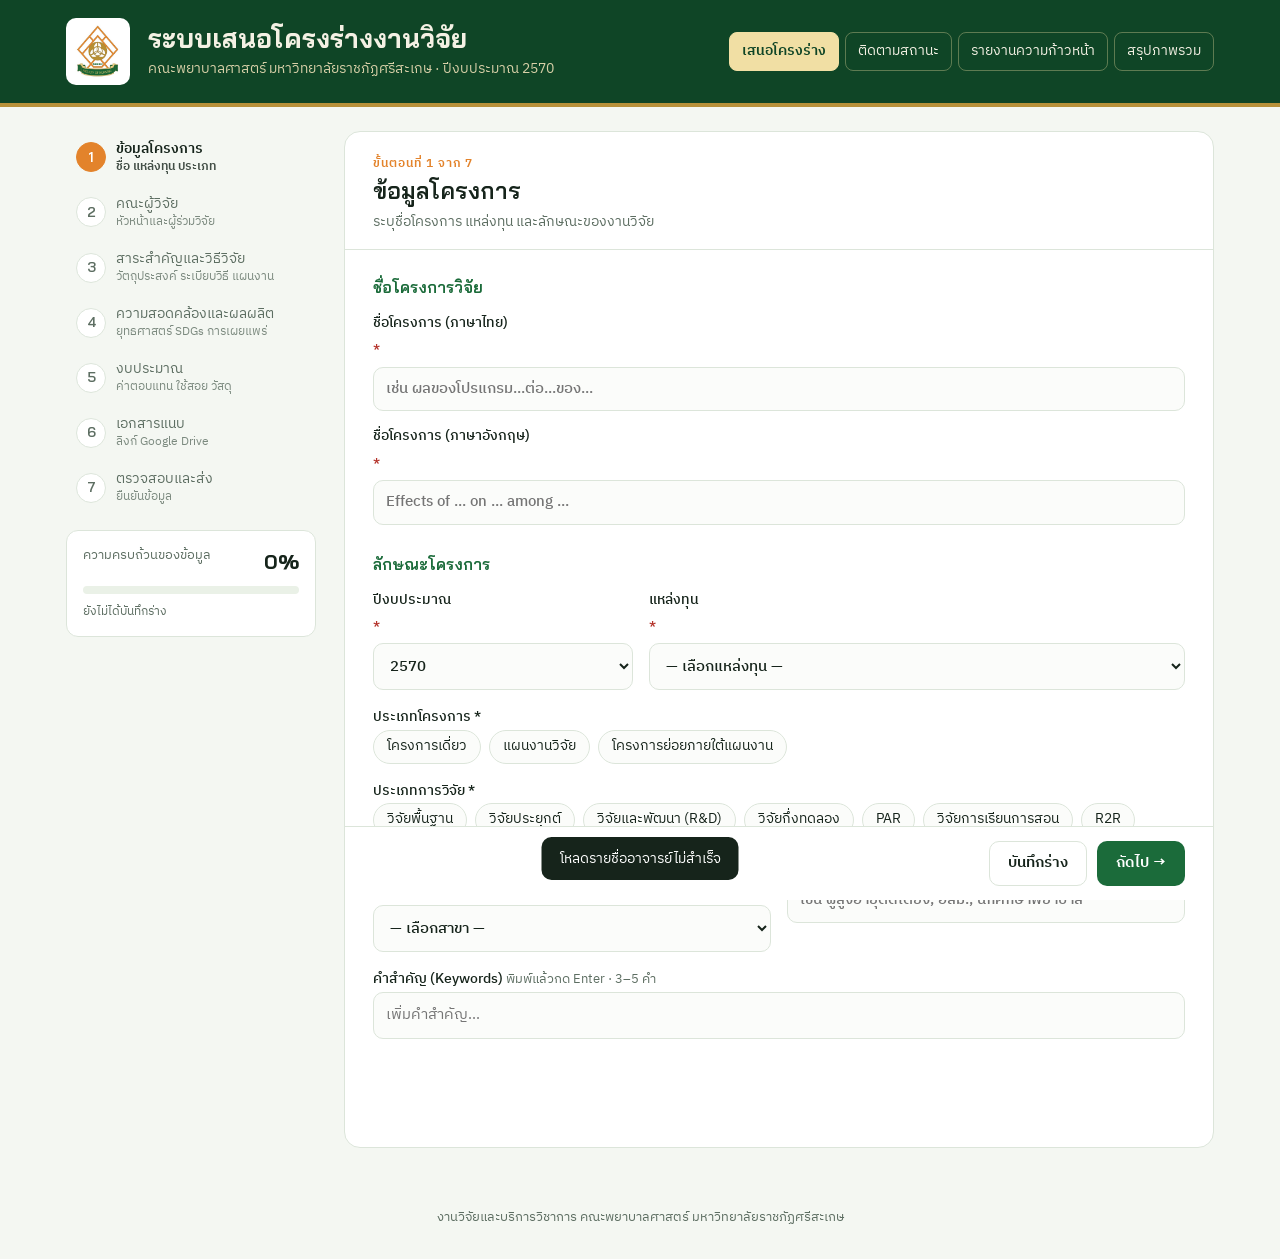
<file: index.html>
<!doctype html>
<html lang="th">
<head>
<meta charset="utf-8">
<meta name="viewport" content="width=device-width, initial-scale=1, viewport-fit=cover">
<title>ระบบเสนอโครงร่างงานวิจัย | คณะพยาบาลศาสตร์ มรภ.ศรีสะเกษ</title>
<meta name="description" content="ระบบเสนอโครงร่างงานวิจัยออนไลน์ คณะพยาบาลศาสตร์ มหาวิทยาลัยราชภัฏศรีสะเกษ">
<link rel="icon" href="logo.jpg">
<meta property="og:title" content="ระบบเสนอโครงร่างงานวิจัย คณะพยาบาลศาสตร์ มรภ.ศรีสะเกษ">
<meta property="og:image" content="logo.jpg">
<link rel="preconnect" href="https://fonts.googleapis.com">
<link rel="stylesheet" href="https://fonts.googleapis.com/css2?family=Bai+Jamjuree:wght@500;600;700&family=IBM+Plex+Sans+Thai:wght@400;500;600&display=swap">
<style>
/* Layout: green crest band header · left sticky step rail + right form sheet · summary meter rail on wide screens */
:root{
  --green:#1B6B3A; --green-deep:#0F4526; --orange:#E3832B; --gold:#B8913A; --ribbon:#F1DFA4;
  --bg:#F4F7F2; --paper:#FFFFFF; --ink:#16241B; --muted:#5D6E62; --line:#DCE5DA; --soft:#EAF1E7;
  --field:#FBFCFA; --danger:#B4332B; --ok:#1E7A45;
  --f-display:"Bai Jamjuree","IBM Plex Sans Thai",system-ui,sans-serif;
  --f-body:"IBM Plex Sans Thai","Noto Sans Thai",system-ui,sans-serif;
  --r:12px;
}
@media (prefers-color-scheme:dark){:root:not([data-theme="light"]){
  --green:#4FB477; --green-deep:#0B2A18; --orange:#F09A4A; --gold:#D6B465; --ribbon:#5A4A1F;
  --bg:#0E1611; --paper:#152019; --ink:#E5EEE6; --muted:#9DB0A2; --line:#2A3A2F; --soft:#1B2B21;
  --field:#111B15; --danger:#F07A70; --ok:#5CCB8A; color-scheme:dark}}
:root[data-theme="dark"]{
  --green:#4FB477; --green-deep:#0B2A18; --orange:#F09A4A; --gold:#D6B465; --ribbon:#5A4A1F;
  --bg:#0E1611; --paper:#152019; --ink:#E5EEE6; --muted:#9DB0A2; --line:#2A3A2F; --soft:#1B2B21;
  --field:#111B15; --danger:#F07A70; --ok:#5CCB8A; color-scheme:dark}
*{box-sizing:border-box}
[hidden]{display:none!important}
body{background:var(--bg);color:var(--ink);font-family:var(--f-body);font-size:15.5px;line-height:1.65;margin:0}
.wrap{max-width:1180px;margin:0 auto;padding-left:max(16px,env(safe-area-inset-left,0px));padding-right:max(16px,env(safe-area-inset-right,0px))}
/* header */
.crest{background:#0F4526;color:#F4F1E4;border-bottom:4px solid var(--gold)}
.crest .wrap{display:flex;align-items:center;gap:18px;padding-block:18px}
.crest img{width:64px;height:auto;background:#fff;border-radius:10px;padding:5px;flex:none}
.crest h1{font-family:var(--f-display);font-weight:700;font-size:clamp(19px,2.6vw,26px);line-height:1.3;margin:0;text-wrap:balance}
.crest p{margin:2px 0 0;font-size:13.5px;color:#D8D0A8}
.crest .who{margin-left:auto;text-align:right;font-size:12.5px;color:#CFE3D4;line-height:1.5}
.crest .who b{display:block;color:#F1DFA4;font-weight:600;font-size:13px}
@media (max-width:720px){.crest .who{display:none}}
.topnav{margin-left:auto;display:flex;gap:6px;flex-wrap:wrap}
.topnav a{color:#F4F1E4;text-decoration:none;font-size:13.5px;padding:7px 12px;border-radius:8px;border:1px solid rgba(241,223,164,.35)}
.topnav a:hover{background:rgba(255,255,255,.08)}
.topnav a[aria-current]{background:#F1DFA4;color:#0F4526;border-color:#F1DFA4;font-weight:600}
@media (max-width:560px){.crest .wrap{flex-wrap:wrap}.topnav{margin-left:0;width:100%}}
.btn-up{flex:none;position:relative;overflow:hidden}
.btn-up input{position:absolute;inset:0;opacity:0;cursor:pointer}
.btn-up.busy{pointer-events:none;opacity:.6}
.mode{font-size:13px;padding:8px 14px;border-radius:10px;margin:18px 0 0;background:var(--soft);border:1px dashed var(--gold);color:var(--muted);display:flex;gap:10px;flex-wrap:wrap;align-items:center}
.mode button{margin-left:auto}
/* main grid */
.main{display:grid;grid-template-columns:250px minmax(0,1fr);gap:28px;padding-block:24px 60px}
@media (max-width:900px){.main{grid-template-columns:minmax(0,1fr);gap:16px}}
.rail{position:sticky;top:16px;align-self:start;display:flex;flex-direction:column;gap:16px}
@media (max-width:900px){.rail{position:static}}
.steps{list-style:none;margin:0;padding:0;display:flex;flex-direction:column;gap:2px}
.steps button{all:unset;cursor:pointer;display:grid;grid-template-columns:30px 1fr;gap:10px;align-items:center;padding:9px 10px;border-radius:10px;width:100%;box-sizing:border-box}
.steps button:hover{background:var(--soft)}
.steps button:focus-visible{outline:2px solid var(--orange);outline-offset:2px}
.steps .n{width:30px;height:30px;border-radius:50%;display:grid;place-items:center;font-family:var(--f-display);font-weight:600;font-size:14px;border:1.5px solid var(--line);color:var(--muted);background:var(--paper)}
.steps .t{font-size:14px;line-height:1.35;color:var(--muted)}
.steps .t small{display:block;font-size:12px;opacity:.8}
.steps li.done .n{background:var(--green);border-color:var(--green);color:#fff}
.steps li.cur .n{background:var(--orange);border-color:var(--orange);color:#fff}
.steps li.cur .t{color:var(--ink);font-weight:600}
@media (max-width:900px){
  .steps{flex-direction:row;overflow-x:auto;gap:6px;padding-bottom:4px}
  .steps button{grid-template-columns:26px auto;padding:6px 10px 6px 6px;border:1px solid var(--line);background:var(--paper);white-space:nowrap}
  .steps .n{width:26px;height:26px;font-size:12.5px}
  .steps .t small{display:none}
}
.meter{background:var(--paper);border:1px solid var(--line);border-radius:var(--r);padding:14px 16px}
.meter .row{display:flex;justify-content:space-between;font-size:13px;color:var(--muted)}
.meter .row b{font-family:var(--f-display);color:var(--ink);font-size:20px}
.bar{height:8px;border-radius:99px;background:var(--soft);overflow:hidden;margin-top:8px}
.bar i{display:block;height:100%;background:linear-gradient(90deg,var(--green),var(--gold));width:0;transition:width .4s}
.meter .save{font-size:12px;color:var(--muted);margin-top:8px}
@media (max-width:900px){.meter{display:none}}
/* sheet */
.sheet{background:var(--paper);border:1px solid var(--line);border-radius:16px;min-width:0}
.sheet-head{padding:22px 28px 16px;border-bottom:1px solid var(--line);display:flex;gap:14px;align-items:flex-end;flex-wrap:wrap}
.eyebrow{font-size:12px;letter-spacing:.08em;text-transform:uppercase;color:var(--orange);font-weight:600}
.sheet-head h2{font-family:var(--f-display);font-weight:600;font-size:23px;margin:2px 0 0;line-height:1.3}
.sheet-head p{margin:4px 0 0;color:var(--muted);font-size:14px;max-width:62ch}
.panel{padding:24px 28px 8px;display:none}
.panel.show{display:block;animation:in .25s ease}
@keyframes in{from{opacity:.4;transform:translateY(4px)}to{opacity:1;transform:none}}
@media (prefers-reduced-motion:reduce){.panel.show{animation:none}.bar i{transition:none}}
@media (max-width:600px){.sheet-head,.panel{padding-left:16px;padding-right:16px}}
fieldset{border:0;margin:0 0 26px;padding:0}
legend{font-family:var(--f-display);font-weight:600;font-size:16px;color:var(--green);padding:0;margin-bottom:12px;display:flex;gap:8px;align-items:center}
legend::after{content:"";flex:1;height:1px;background:var(--line);margin-left:6px}
.grid{display:grid;grid-template-columns:repeat(12,minmax(0,1fr));gap:14px 16px}
.c12{grid-column:span 12}.c8{grid-column:span 8}.c6{grid-column:span 6}.c4{grid-column:span 4}.c3{grid-column:span 3}.c2{grid-column:span 2}.c5{grid-column:span 5}
@media (max-width:640px){.c8,.c6,.c5,.c4,.c3,.c2{grid-column:span 12!important}}
label.f{display:flex;flex-direction:column;gap:5px;font-size:13.5px;font-weight:500;min-width:0}
label.f .req{color:var(--danger)}
.hint{font-weight:400;color:var(--muted);font-size:12.5px}
input[type=text],input[type=email],input[type=tel],input[type=number],input[type=month],select,textarea{
  font:inherit;font-size:15px;color:var(--ink);background:var(--field);border:1.5px solid var(--line);border-radius:10px;padding:9px 12px;width:100%;min-width:0}
textarea{min-height:110px;resize:vertical;line-height:1.6}
input:focus,select:focus,textarea:focus{outline:none;border-color:var(--green);box-shadow:0 0 0 3px color-mix(in srgb,var(--green) 18%,transparent)}
.invalid{border-color:var(--danger)!important}
.f textarea{resize:vertical;overflow-y:auto}
.count{font-size:12px;color:var(--muted);text-align:right;font-variant-numeric:tabular-nums}
/* choice chips */
.chips{display:flex;flex-wrap:wrap;gap:8px}
.chip{position:relative}
.chip input{position:absolute;opacity:0;inset:0;cursor:pointer}
.chip span{display:inline-flex;align-items:center;gap:6px;padding:7px 13px;border-radius:99px;border:1.5px solid var(--line);font-size:13.5px;background:var(--field);cursor:pointer;line-height:1.3}
.chip input:checked+span{background:var(--green);border-color:var(--green);color:#fff}
.chip input:focus-visible+span{outline:2px solid var(--orange);outline-offset:2px}
.sdg span{padding:6px 11px 6px 6px}
.sdg em{font-style:normal;display:inline-grid;place-items:center;width:22px;height:22px;border-radius:6px;background:var(--soft);color:var(--green);font-weight:600;font-size:12px;font-family:var(--f-display)}
.sdg input:checked+span em{background:rgba(255,255,255,.22);color:#fff}
/* tags */
.tags{display:flex;flex-wrap:wrap;gap:6px;padding:6px;border:1.5px solid var(--line);border-radius:10px;background:var(--field)}
.tags:focus-within{border-color:var(--green)}
.tag{background:var(--soft);color:var(--green);border-radius:6px;padding:2px 4px 2px 9px;font-size:13.5px;display:flex;align-items:center;gap:2px}
.tag button{all:unset;cursor:pointer;padding:0 5px;color:var(--muted)}
.tags input{border:0!important;box-shadow:none!important;background:transparent!important;flex:1;min-width:140px;padding:4px 6px!important}
/* repeaters */
.member{border:1px solid var(--line);border-radius:var(--r);padding:14px;margin-bottom:12px;background:var(--field)}
.member-h{display:flex;justify-content:space-between;align-items:center;margin-bottom:10px;font-size:13.5px;font-weight:600;color:var(--muted)}
.share{display:flex;align-items:center;gap:12px;padding:12px 14px;border-radius:var(--r);background:var(--soft);font-size:14px;flex-wrap:wrap}
.share .track{flex:1;min-width:160px;height:10px;border-radius:99px;background:var(--paper);overflow:hidden;display:flex}
.share .track i{display:block;height:100%}
.share b{font-family:var(--f-display);font-variant-numeric:tabular-nums}
.ok-t{color:var(--ok)}.bad-t{color:var(--danger)}
.list-row{display:flex;gap:8px;align-items:flex-start;margin-bottom:8px}
.list-row .num{flex:none;width:28px;height:40px;display:grid;place-items:center;font-family:var(--f-display);color:var(--green);font-weight:600}
/* gantt */
.scroll{overflow-x:auto;border:1px solid var(--line);border-radius:var(--r)}
table{border-collapse:collapse;width:100%;font-size:13.5px}
th,td{border-bottom:1px solid var(--line);padding:8px;text-align:left;vertical-align:middle}
th{background:var(--soft);font-weight:600;font-size:12.5px;color:var(--muted);white-space:nowrap}
.gantt td.m{padding:4px;text-align:center;width:34px}
.gantt td.m button{all:unset;cursor:pointer;display:block;width:26px;height:22px;border-radius:5px;background:var(--soft);margin:auto}
.gantt td.m button.on{background:var(--orange)}
.gantt td.m button:focus-visible{outline:2px solid var(--green)}
.gantt td.act{min-width:220px}
.gantt input,.budget input{padding:6px 9px!important;font-size:14px!important}
.budget td.amt{width:160px}
.budget input[type=number]{text-align:right;font-variant-numeric:tabular-nums}
.budget tfoot td{font-weight:600;background:var(--soft)}
.budget .cat td{background:color-mix(in srgb,var(--gold) 12%,var(--paper));font-weight:600;color:var(--ink)}
.total-box{margin-top:14px;padding:16px 18px;border-radius:var(--r);border:1.5px solid var(--gold);display:flex;justify-content:space-between;gap:12px;flex-wrap:wrap;align-items:baseline}
.total-box b{font-family:var(--f-display);font-size:26px;color:var(--green);font-variant-numeric:tabular-nums}
.total-box small{color:var(--muted);display:block}
/* buttons */
.btn{font:inherit;font-size:14.5px;font-weight:600;border-radius:10px;padding:10px 18px;cursor:pointer;border:1.5px solid transparent;display:inline-flex;align-items:center;gap:8px}
.btn:focus-visible{outline:2px solid var(--orange);outline-offset:2px}
.btn-p{background:var(--green);color:#fff}
.btn-p:hover{background:var(--green-deep)}
.btn-o{background:var(--orange);color:#fff}
.btn-g{background:transparent;border-color:var(--line);color:var(--ink)}
.btn-g:hover{background:var(--soft)}
.btn-s{padding:6px 12px;font-size:13px}
.btn-x{all:unset;cursor:pointer;color:var(--muted);font-size:13px;padding:2px 8px;border-radius:6px}
.btn-x:hover{color:var(--danger);background:var(--soft)}
.nav{display:flex;justify-content:space-between;gap:10px;padding:14px 28px calc(14px + env(safe-area-inset-bottom,0px));border-top:1px solid var(--line);flex-wrap:wrap;position:sticky;bottom:0;background:var(--paper);border-radius:0 0 16px 16px;z-index:5}
@media (max-width:600px){.nav{padding-left:16px;padding-right:16px}}
/* review */
.review dl{display:grid;grid-template-columns:190px minmax(0,1fr);gap:6px 16px;margin:0 0 18px;font-size:14px}
@media (max-width:600px){.review dl{grid-template-columns:minmax(0,1fr)}.review dt{margin-top:6px}}
.review dt{color:var(--muted)}
.review dd{margin:0;overflow-wrap:anywhere}
.review h3{font-family:var(--f-display);font-size:16px;color:var(--green);margin:0 0 10px;display:flex;justify-content:space-between;align-items:center}
.miss{background:color-mix(in srgb,var(--danger) 10%,var(--paper));border:1px solid color-mix(in srgb,var(--danger) 35%,var(--line));color:var(--ink);border-radius:var(--r);padding:12px 16px;font-size:14px;margin-bottom:18px}
.miss ul{margin:6px 0 0;padding-left:20px}
.cert{display:flex;gap:10px;align-items:flex-start;padding:14px;border-radius:var(--r);background:var(--soft);font-size:14px}
.cert input{width:18px;height:18px;margin-top:3px;accent-color:var(--green);flex:none}
.done-card{text-align:center;padding:40px 24px}
.done-card .seal{width:84px;height:84px;margin:0 auto 14px;border-radius:50%;background:var(--green);display:grid;place-items:center;color:#fff;font-size:40px}
.done-card h2{font-family:var(--f-display);margin:0}
.done-card .ref{font-family:var(--f-display);font-size:22px;color:var(--orange);letter-spacing:.04em;margin:10px 0}
.export{max-width:520px;margin:18px auto 16px;padding:16px 18px;border:1.5px solid var(--gold);border-radius:14px;background:var(--field)}
.ex-h{margin:0 0 10px;font-weight:600;font-family:var(--f-display)}
.ex-btns{display:flex;gap:10px;justify-content:center;flex-wrap:wrap}
.btn-ex{background:var(--paper);border:1.5px solid var(--line);color:var(--ink)}
.btn-ex:hover{border-color:var(--green)}
.ex-ic{display:inline-grid;place-items:center;min-width:26px;height:22px;padding:0 4px;border-radius:5px;color:#fff;font-size:11px;font-weight:700;letter-spacing:.02em}
.ex-ic.w{background:#2B579A}.ex-ic.p{background:#B4332B}
.rv-export{max-width:none;margin:18px 0;text-align:center}
.toast{position:fixed;left:50%;bottom:calc(20px + env(safe-area-inset-bottom,0px));transform:translateX(-50%) translateY(120px);background:var(--ink);color:var(--paper);padding:10px 18px;border-radius:10px;font-size:14px;transition:transform .3s;z-index:20;max-width:calc(100% - 32px)}
.toast.on{transform:translateX(-50%) translateY(0)}
/* attachments */
.howto{display:grid;grid-template-columns:repeat(3,minmax(0,1fr));gap:10px;margin-bottom:18px}
@media (max-width:640px){.howto{grid-template-columns:minmax(0,1fr)}}
.howto div{background:var(--soft);border-radius:var(--r);padding:12px 14px;font-size:13.5px;line-height:1.5}
.howto b{display:block;font-family:var(--f-display);color:var(--green);font-size:13px;margin-bottom:2px}
.docs{display:flex;flex-direction:column;gap:10px}
.doc{border:1px solid var(--line);border-radius:var(--r);padding:12px 14px;background:var(--field);display:flex;flex-direction:column;gap:8px}
.doc-h{display:flex;gap:8px;align-items:center;flex-wrap:wrap;font-size:14px;font-weight:600}
.doc-h .hint{font-weight:400}
.doc-h .badge{font-size:11.5px;font-weight:600;color:var(--danger);border:1px solid currentColor;border-radius:6px;padding:0 6px}
.doc-h input{flex:1;min-width:180px;font-weight:600}
.st{margin-left:auto;font-size:12px;font-weight:500;padding:2px 10px;border-radius:99px;background:var(--soft);color:var(--muted);white-space:nowrap}
.st.ok{background:color-mix(in srgb,var(--ok) 15%,var(--paper));color:var(--ok)}
.st.warn{background:color-mix(in srgb,var(--gold) 20%,var(--paper));color:var(--ink)}
.st.bad{background:color-mix(in srgb,var(--danger) 12%,var(--paper));color:var(--danger)}
.doc-row{display:flex;gap:8px;align-items:center}
.doc-row input{flex:1}
.doc-row a{flex:none;text-decoration:none}
.doc-row a[aria-disabled="true"]{opacity:.4;pointer-events:none}
.doc .fname{font-size:12.5px;color:var(--ok)}
.btn-save{flex:none;background:var(--orange);color:#fff}
.btn-save:hover{filter:brightness(.95)}
.btn-save.saved{background:transparent;color:var(--ok);border-color:color-mix(in srgb,var(--ok) 45%,var(--line))}
.btn-save:disabled{opacity:.55;cursor:default}
.doc.dirty{border-color:color-mix(in srgb,var(--orange) 60%,var(--line))}
.savebar{margin-top:16px;display:flex;align-items:center;gap:12px;flex-wrap:wrap;padding:14px 16px;border-radius:var(--r);background:var(--soft)}
.savebar span{font-size:13.5px;color:var(--muted);flex:1;min-width:200px}
@media (max-width:520px){.doc-row{flex-wrap:wrap}.doc-row input{flex-basis:100%}}
.review a.lnk{color:var(--green);overflow-wrap:anywhere}
footer{text-align:center;font-size:12.5px;color:var(--muted);padding-block:0 30px}
.editgate{max-width:640px;margin:28px auto;padding:24px 26px}
.editgate h2{margin:0 0 6px}.eg-row{display:flex;gap:12px;align-items:flex-end;flex-wrap:wrap;margin-top:12px}.eg-row .f{flex:1;min-width:220px;margin:0}
.editgate .err{color:#b4332b;background:#fdf0ef;border:1px solid #f0c4c0;border-radius:10px;padding:8px 12px;margin:12px 0 0}
.editbar{position:sticky;top:0;z-index:20;display:flex;gap:12px;align-items:center;justify-content:space-between;flex-wrap:wrap;margin:12px auto 0;max-width:1200px;padding:10px 16px;border-radius:12px;background:#fff6e6;border:1px solid #f0d49a;box-shadow:0 6px 18px -10px rgba(0,0,0,.25)}
.editbar small{color:#7a5b16;margin-left:4px}.editbar .eb-act{display:flex;gap:8px}
</style>
</head>
<body>

<header class="crest">
  <div class="wrap">
    <img src="logo.jpg" alt="ตราคณะพยาบาลศาสตร์ มหาวิทยาลัยราชภัฏศรีสะเกษ">
    <div>
      <h1>ระบบเสนอโครงร่างงานวิจัย</h1>
      <p>คณะพยาบาลศาสตร์ มหาวิทยาลัยราชภัฏศรีสะเกษ · ปีงบประมาณ <span id="fyHead">2570</span></p>
    </div>
    <nav class="topnav" aria-label="เมนูหลัก"><a href="./" aria-current="page">เสนอโครงร่าง</a><a href="track.html">ติดตามสถานะ</a><a href="progress.html">รายงานความก้าวหน้า</a><a href="dashboard.html">สรุปภาพรวม</a></nav>
  </div>
</header>

<div class="wrap">
  <div class="mode" id="demoBar" hidden>
    <span>โหมดทดลอง: ยังไม่ได้ตั้งค่าการเชื่อมต่อฐานข้อมูล ฟอร์มเติมข้อมูลตัวอย่างไว้ และยังไม่บันทึกข้อมูลจริง</span>
    <button class="btn btn-g btn-s" type="button" id="clearAll">ล้างข้อมูลตัวอย่าง</button>
  </div>

  <section class="card editgate" id="editGate" hidden>
    <h2>แก้ไขโครงร่างวิจัยที่ส่งแล้ว</h2>
    <p class="hint">เลขที่โครงร่าง <b id="egRef"></b> · กรอกอีเมลหัวหน้าโครงการที่ใช้ตอนส่ง เพื่อเปิดข้อมูลเดิมมาแก้ไข</p>
    <form id="egForm" class="eg-row">
      <label class="f">อีเมลหัวหน้าโครงการ<input type="email" id="egEmail" autocomplete="email" placeholder="name@sskru.ac.th" required></label>
      <button class="btn btn-p" type="submit" id="egGo">เปิดเพื่อแก้ไข</button>
    </form>
    <p class="err" id="egErr" hidden></p>
    <p class="hint" style="margin:10px 0 0"><a href="./">← กลับไปเสนอโครงร่างใหม่</a></p>
  </section>
  <div class="editbar" id="editBar" hidden>
    <div><b>กำลังแก้ไขโครงร่าง <span id="ebRef"></span></b><small id="ebInfo"></small></div>
    <div class="eb-act"><a class="btn btn-g btn-s" id="ebCancel" href="./">ยกเลิก</a><button class="btn btn-o btn-s" type="button" id="ebSave">💾 บันทึกการแก้ไข</button></div>
  </div>

  <div class="main" id="main">
    <aside class="rail">
      <ol class="steps" id="steps"></ol>
      <div class="meter">
        <div class="row"><span>ความครบถ้วนของข้อมูล</span><b id="pct">0%</b></div>
        <div class="bar"><i id="pctBar"></i></div>
        <div class="save" id="saveNote">ยังไม่ได้บันทึกร่าง</div>
      </div>
    </aside>

    <form class="sheet" id="form" novalidate>
      <div class="sheet-head">
        <div><div class="eyebrow" id="eb">ขั้นตอนที่ 1 จาก 7</div><h2 id="ph"></h2><p id="pd"></p></div>
      </div>

      <!-- STEP 1 -->
      <section class="panel" data-step="0">
        <fieldset><legend>ชื่อโครงการวิจัย</legend>
          <div class="grid">
            <label class="f c12">ชื่อโครงการ (ภาษาไทย) <span class="req">*</span>
              <input type="text" id="titleTh" name="titleTh" required placeholder="เช่น ผลของโปรแกรม...ต่อ...ของ...">
            </label>
            <label class="f c12">ชื่อโครงการ (ภาษาอังกฤษ) <span class="req">*</span>
              <input type="text" id="titleEn" name="titleEn" required placeholder="Effects of ... on ... among ...">
            </label>
          </div>
        </fieldset>
        <fieldset><legend>ลักษณะโครงการ</legend>
          <div class="grid">
            <label class="f c4">ปีงบประมาณ <span class="req">*</span>
              <select id="fy" name="fy" required><option>2569</option><option selected>2570</option><option>2571</option></select>
            </label>
            <label class="f c8">แหล่งทุน <span class="req">*</span>
              <select id="fund" name="fund" required>
                <option value="">— เลือกแหล่งทุน —</option>
                <option>ทุนงบประมาณรายได้ คณะพยาบาลศาสตร์</option>
                <option>ทุนงบประมาณรายได้ มหาวิทยาลัย (บ.กศ.)</option>
                <option>ทุนกองทุนส่งเสริมวิทยาศาสตร์ วิจัยและนวัตกรรม (ววน./FF)</option>
                <option>ทุนภายนอก (วช. / สสส. / บพท. / อื่น ๆ)</option>
                <option>ไม่ขอรับทุน (วิจัยด้วยทุนส่วนตัว)</option>
              </select>
            </label>
            <div class="f c12"><span style="font-size:13.5px;font-weight:500">ประเภทโครงการ <span class="req">*</span></span>
              <div class="chips" data-radio="projType">
                <label class="chip"><input type="radio" name="projType" value="โครงการเดี่ยว" required><span>โครงการเดี่ยว</span></label>
                <label class="chip"><input type="radio" name="projType" value="แผนงานวิจัย"><span>แผนงานวิจัย</span></label>
                <label class="chip"><input type="radio" name="projType" value="โครงการย่อยภายใต้แผนงาน"><span>โครงการย่อยภายใต้แผนงาน</span></label>
              </div>
            </div>
            <div class="f c12"><span style="font-size:13.5px;font-weight:500">ประเภทการวิจัย <span class="req">*</span></span>
              <div class="chips">
                <label class="chip"><input type="radio" name="resType" value="วิจัยพื้นฐาน" required><span>วิจัยพื้นฐาน</span></label>
                <label class="chip"><input type="radio" name="resType" value="วิจัยประยุกต์"><span>วิจัยประยุกต์</span></label>
                <label class="chip"><input type="radio" name="resType" value="วิจัยและพัฒนา (R&D)"><span>วิจัยและพัฒนา (R&amp;D)</span></label>
                <label class="chip"><input type="radio" name="resType" value="วิจัยกึ่งทดลอง"><span>วิจัยกึ่งทดลอง</span></label>
                <label class="chip"><input type="radio" name="resType" value="วิจัยเชิงปฏิบัติการแบบมีส่วนร่วม (PAR)"><span>PAR</span></label>
                <label class="chip"><input type="radio" name="resType" value="วิจัยเพื่อพัฒนาการเรียนการสอน"><span>วิจัยการเรียนการสอน</span></label>
                <label class="chip"><input type="radio" name="resType" value="R2R"><span>R2R</span></label>
              </div>
            </div>
            <label class="f c6">สาขาการพยาบาล <span class="req">*</span>
              <select id="field" name="field" required>
                <option value="">— เลือกสาขา —</option>
                <option>การพยาบาลอนามัยชุมชน</option><option>การพยาบาลผู้ใหญ่และผู้สูงอายุ</option>
                <option>การพยาบาลเด็กและวัยรุ่น</option><option>การพยาบาลมารดา ทารก และการผดุงครรภ์</option>
                <option>การพยาบาลสุขภาพจิตและจิตเวช</option><option>การบริหารการพยาบาล</option>
                <option>การศึกษาพยาบาล</option><option>อื่น ๆ / สหสาขา</option>
              </select>
            </label>
            <label class="f c6">กลุ่มเป้าหมายหลัก
              <input type="text" id="target" name="target" placeholder="เช่น ผู้สูงอายุติดเตียง, อสม., นักศึกษาพยาบาล">
            </label>
            <div class="f c12"><span style="font-size:13.5px;font-weight:500">คำสำคัญ (Keywords) <span class="hint">พิมพ์แล้วกด Enter · 3–5 คำ</span></span>
              <div class="tags" id="kwBox"><input type="text" id="kwInput" aria-label="เพิ่มคำสำคัญ" placeholder="เพิ่มคำสำคัญ..."></div>
            </div>
          </div>
        </fieldset>
      </section>

      <!-- STEP 2 -->
      <section class="panel" data-step="1">
        <fieldset><legend>หัวหน้าโครงการ</legend>
          <p class="hint" style="margin:-4px 0 12px">เลือกสาขาวิชาก่อน แล้วพิมพ์หรือเลือกชื่อจากรายชื่ออาจารย์ประจำสาขา ระบบจะเติมตำแหน่ง อีเมล และเบอร์โทรให้อัตโนมัติ</p>
          <div class="grid">
            <label class="f c4">สาขาวิชา <span class="req">*</span>
              <select id="leadDept" name="leadDept" required><option value="">— เลือกสาขาวิชา —</option></select>
            </label>
            <label class="f c3">คำนำหน้า / ตำแหน่ง
              <select id="leadPrefix" name="leadPrefix"><option>อาจารย์</option><option>อาจารย์ ดร.</option><option>ผู้ช่วยศาสตราจารย์</option><option>ผู้ช่วยศาสตราจารย์ ดร.</option><option>รองศาสตราจารย์</option><option>รองศาสตราจารย์ ดร.</option><option>ศาสตราจารย์</option></select>
            </label>
            <label class="f c5">ชื่อ–นามสกุล <span class="req">*</span><input type="text" id="leadName" name="leadName" list="deptFaculty" autocomplete="off" required placeholder="พิมพ์เพื่อค้นหารายชื่ออาจารย์"><span class="fname" id="leadMatch"></span></label>
            <label class="f c3">สัดส่วนงาน (%) <span class="req">*</span><input type="number" id="leadShare" name="leadShare" min="0" max="100" required></label>
            <label class="f c4">โทรศัพท์ <span class="req">*</span><input type="tel" id="leadTel" name="leadTel" required placeholder="08x-xxx-xxxx"></label>
            <label class="f c5">อีเมล <span class="req">*</span><input type="email" id="leadEmail" name="leadEmail" required placeholder="name@sskru.ac.th"></label>
          </div>
          <datalist id="deptFaculty"></datalist><datalist id="allFaculty"></datalist>
        </fieldset>
        <fieldset><legend>ผู้ร่วมวิจัย</legend>
          <div id="members"></div>
          <button class="btn btn-g btn-s" type="button" id="addMember">+ เพิ่มผู้ร่วมวิจัย</button>
          <div class="share" style="margin-top:16px">
            <span>สัดส่วนรวม</span>
            <div class="track" id="shareTrack"></div>
            <b id="shareSum">0%</b><span id="shareMsg"></span>
          </div>
        </fieldset>
      </section>

      <!-- STEP 3 -->
      <section class="panel" data-step="2">
        <fieldset><legend>สาระสำคัญของโครงร่าง</legend>
          <div class="grid">
            <label class="f c12">ความเป็นมาและความสำคัญของปัญหา <span class="req">*</span> <span class="hint">สรุปสั้น ๆ ไม่เกิน 1,500 ตัวอักษร</span>
              <textarea id="background" name="background" required></textarea><span class="count" data-for="background"></span>
            </label>
            <div class="f c12"><span style="font-size:13.5px;font-weight:500">วัตถุประสงค์การวิจัย <span class="req">*</span></span>
              <div id="objectives"></div>
              <div><button class="btn btn-g btn-s" type="button" id="addObj">+ เพิ่มวัตถุประสงค์</button></div>
            </div>
            <label class="f c12">กรอบแนวคิด / ทฤษฎีที่ใช้
              <textarea id="framework" name="framework" style="min-height:80px" placeholder="เช่น ทฤษฎีการรับรู้ความสามารถของตนเอง (Bandura)"></textarea><span class="count" data-for="framework"></span>
            </label>
          </div>
        </fieldset>
        <fieldset><legend>ระเบียบวิธีวิจัย</legend>
          <div class="grid">
            <label class="f c6">รูปแบบการวิจัย<input type="text" id="design" name="design" placeholder="เช่น กึ่งทดลองแบบสองกลุ่มวัดก่อน–หลัง"></label>
            <label class="f c6">พื้นที่ดำเนินการวิจัย<input type="text" id="area" name="area" placeholder="ตำบล / อำเภอ / จังหวัด"></label>
            <label class="f c8">ประชากรและกลุ่มตัวอย่าง<input type="text" id="sample" name="sample" placeholder="ระบุจำนวนและวิธีได้มา"></label>
            <label class="f c4">ขนาดตัวอย่าง (คน)<input type="number" id="n" name="n" min="0"></label>
            <label class="f c12">เครื่องมือและการวิเคราะห์ข้อมูล<textarea id="tools" name="tools" style="min-height:80px"></textarea></label>
            <label class="f c6">เริ่มโครงการ <span class="req">*</span><input type="month" id="start" name="start" required></label>
            <label class="f c6">ระยะเวลา (เดือน) <span class="req">*</span><input type="number" id="months" name="months" min="1" max="24" required></label>
          </div>
        </fieldset>
        <fieldset><legend>แผนการดำเนินงาน</legend>
          <p class="hint" style="margin:-4px 0 10px">แตะช่องเดือนเพื่อระบุช่วงเวลาของแต่ละกิจกรรม</p>
          <div class="scroll"><table class="gantt" id="gantt"></table></div>
          <button class="btn btn-g btn-s" type="button" id="addAct" style="margin-top:10px">+ เพิ่มกิจกรรม</button>
        </fieldset>
      </section>

      <!-- STEP 4 -->
      <section class="panel" data-step="3">
        <fieldset><legend>ความสอดคล้องเชิงยุทธศาสตร์</legend>
          <div class="grid">
            <label class="f c12">ยุทธศาสตร์มหาวิทยาลัยราชภัฏศรีสะเกษ
              <select id="strategy" name="strategy">
                <option value="">— เลือกยุทธศาสตร์ —</option>
                <option>การพัฒนาท้องถิ่น</option><option>การผลิตและพัฒนาครู</option>
                <option>การยกระดับคุณภาพการศึกษา</option><option>การพัฒนาระบบการบริหารจัดการ</option>
              </select>
            </label>
            <div class="f c12"><span style="font-size:13.5px;font-weight:500">เป้าหมายการพัฒนาที่ยั่งยืน (SDGs) <span class="hint">เลือกได้มากกว่า 1</span></span>
              <div class="chips" id="sdgs"></div>
            </div>
          </div>
        </fieldset>
        <fieldset><legend>ภาวะสุขภาพและการลดความเหลื่อมล้ำทางสังคม</legend>
          <div class="grid">
            <div class="f c12"><span style="font-size:13.5px;font-weight:500">โครงการนี้มีส่วนช่วยลดความเหลื่อมล้ำทางสุขภาพในระดับใด <span class="req">*</span></span>
              <div class="chips">
                <label class="chip"><input type="radio" name="equityLevel" value="เป็นเป้าหมายหลักของโครงการ" required><span>เป็นเป้าหมายหลักของโครงการ</span></label>
                <label class="chip"><input type="radio" name="equityLevel" value="มีส่วนเกี่ยวข้อง"><span>มีส่วนเกี่ยวข้อง</span></label>
                <label class="chip"><input type="radio" name="equityLevel" value="ไม่เกี่ยวข้องโดยตรง"><span>ไม่เกี่ยวข้องโดยตรง</span></label>
              </div>
            </div>
            <div class="f c12"><span style="font-size:13.5px;font-weight:500">ภาวะสุขภาพที่โครงการมุ่งแก้ไข <span class="hint">เลือกได้มากกว่า 1</span></span>
              <div class="chips" id="healthIssues"></div>
            </div>
            <div class="f c12"><span style="font-size:13.5px;font-weight:500">กลุ่มเปราะบางที่ได้รับประโยชน์ <span class="hint">เลือกได้มากกว่า 1</span></span>
              <div class="chips" id="equityGroups"></div>
            </div>
            <div class="f c12"><span style="font-size:13.5px;font-weight:500">แนวทางการลดความเหลื่อมล้ำทางสังคม <span class="hint">เลือกได้มากกว่า 1</span></span>
              <div class="chips" id="equityDims"></div>
            </div>
            <label class="f c12">อธิบายว่าโครงการช่วยลดความเหลื่อมล้ำหรือยกระดับภาวะสุขภาพอย่างไร
              <textarea id="equityDesc" name="equityDesc" style="min-height:80px" placeholder="เช่น ผู้สูงอายุติดเตียงในพื้นที่ห่างไกลได้รับการดูแลที่บ้านจาก อสม. ที่ผ่านการพัฒนาทักษะ ลดการเดินทางและค่าใช้จ่ายของครอบครัว"></textarea><span class="count" data-for="equityDesc"></span>
            </label>
          </div>
        </fieldset>
        <fieldset><legend>ผลผลิตและการเผยแพร่</legend>
          <div class="grid">
            <div class="f c12"><span style="font-size:13.5px;font-weight:500">เป้าหมายการเผยแพร่ <span class="req">*</span></span>
              <div class="chips" id="outputs"></div>
            </div>
            <label class="f c12">ประโยชน์ที่คาดว่าจะได้รับ <span class="req">*</span>
              <textarea id="benefit" name="benefit" style="min-height:80px" required></textarea><span class="count" data-for="benefit"></span>
            </label>
          </div>
        </fieldset>
        <fieldset><legend>จริยธรรมการวิจัยในมนุษย์</legend>
          <div class="chips">
            <label class="chip"><input type="radio" name="ethics" value="ต้องยื่นขอรับรอง" required><span>ต้องยื่นขอรับรองจริยธรรม</span></label>
            <label class="chip"><input type="radio" name="ethics" value="ยื่นแล้ว อยู่ระหว่างพิจารณา"><span>ยื่นแล้ว อยู่ระหว่างพิจารณา</span></label>
            <label class="chip"><input type="radio" name="ethics" value="ได้รับการรับรองแล้ว"><span>ได้รับการรับรองแล้ว</span></label>
            <label class="chip"><input type="radio" name="ethics" value="ไม่เกี่ยวข้องกับมนุษย์"><span>ไม่เกี่ยวข้องกับมนุษย์</span></label>
          </div>
        </fieldset>
      </section>

      <!-- STEP 5 -->
      <section class="panel" data-step="4">
        <fieldset><legend>รายละเอียดงบประมาณ</legend>
          <div class="scroll"><table class="budget" id="budget"></table></div>
          <div class="total-box">
            <div><small>งบประมาณที่เสนอขอทั้งสิ้น</small><span id="bahtText">—</span></div>
            <b id="grand">0.00 บาท</b>
          </div>
        </fieldset>
      </section>

      <!-- STEP 6 -->
      <section class="panel" data-step="5">
        <div class="howto">
          <div><b>วิธีที่ 1: อัปโหลดตรง</b>กด “⬆ อัปโหลด” แล้วเลือกไฟล์ (PDF, Word, Excel, JPG, PNG ไม่เกิน 10 MB) ไฟล์จะเข้า Google Drive ของคณะทันที</div>
          <div><b>วิธีที่ 2: แนบลิงก์</b>อัปโหลดไฟล์ไว้ใน Google Drive ของท่าน ตั้งแชร์เป็น “ทุกคนที่มีลิงก์” สิทธิ์ผู้มีสิทธิ์อ่าน แล้วคัดลอกลิงก์มาวาง</div>
          <div><b>อย่าลืมบันทึก</b>กด “บันทึก” ในแต่ละรายการ หรือ “บันทึกเอกสารแนบทั้งหมด” ด้านล่าง ระบบบันทึกให้เองเมื่ออัปโหลดเสร็จ</div>
        </div>
        <fieldset><legend>ลิงก์เอกสารประกอบการพิจารณา</legend>
          <div class="docs" id="docs"></div>
          <button class="btn btn-g btn-s" type="button" id="addDoc" style="margin-top:12px">+ เพิ่มลิงก์เอกสารอื่น ๆ</button>
          <div class="savebar"><span id="docSaveNote">วางลิงก์แล้วกด “บันทึก” ในแต่ละรายการ หรือกดบันทึกทั้งหมดที่นี่</span>
            <button class="btn btn-p" type="button" id="saveDocs">บันทึกเอกสารแนบทั้งหมด</button></div>
        </fieldset>
      </section>

      <section class="panel review" data-step="6">
        <div id="missBox"></div>
        <div id="reviewBody"></div>
        <div class="export rv-export"><p class="ex-h">พิมพ์ / ดาวน์โหลดต้นฉบับโครงร่างวิจัย</p><div class="ex-btns"><button class="btn btn-ex" type="button" id="rvWord"><span class="ex-ic w">W</span>ดาวน์โหลด Word</button><button class="btn btn-ex" type="button" id="rvPdf"><span class="ex-ic p">PDF</span>พิมพ์ / บันทึกเป็น PDF</button></div><p class="hint" style="margin:8px 0 0">ดาวน์โหลดได้ทันทีจากข้อมูลที่กรอก (ยังไม่มีเลขที่โครงร่าง) · หลังกดส่งจะดาวน์โหลดฉบับที่มีเลขที่โครงร่างได้อีกครั้ง</p></div>
        <label class="cert"><input type="checkbox" id="certify"><span>ข้าพเจ้าขอรับรองว่าข้อมูลข้างต้นเป็นความจริง โครงร่างนี้ไม่ซ้ำซ้อนกับโครงการที่ได้รับทุนจากแหล่งอื่น และจะปฏิบัติตามระเบียบการวิจัยของมหาวิทยาลัย</span></label>
      </section>

      <div class="nav" id="nav">
        <button class="btn btn-g" type="button" id="prev">← ย้อนกลับ</button>
        <div style="display:flex;gap:10px;flex-wrap:wrap">
          <button class="btn btn-g" type="button" id="saveDraft">บันทึกร่าง</button>
          <button class="btn btn-p" type="button" id="next">ถัดไป →</button>
        </div>
      </div>
    </form>
  </div>
  <footer>งานวิจัยและบริการวิชาการ คณะพยาบาลศาสตร์ มหาวิทยาลัยราชภัฏศรีสะเกษ</footer>
</div>
<div class="toast" id="toast" role="status"></div>

<script src="config.js"></script>
<script src="export.js"></script>
<script>
const $=s=>document.querySelector(s), $$=s=>[...document.querySelectorAll(s)];
const API_URL=((window.APP_CONFIG||{}).API_URL||'').trim();
const LIVE=/^https:\/\/script\.google\.com\/macros\/s\/.+\/exec$/.test(API_URL);
async function api(action,data){
  const r=await fetch(API_URL,{method:'POST',headers:{'Content-Type':'text/plain;charset=utf-8'},body:JSON.stringify({action,data:data||{}})});
  const j=await r.json(); if(!j.ok) throw new Error(j.error||'เกิดข้อผิดพลาด'); return j.result;
}
const STEPS=[
 {t:'ข้อมูลโครงการ',s:'ชื่อ แหล่งทุน ประเภท',d:'ระบุชื่อโครงการ แหล่งทุน และลักษณะของงานวิจัย'},
 {t:'คณะผู้วิจัย',s:'หัวหน้าและผู้ร่วมวิจัย',d:'สัดส่วนการมีส่วนร่วมของทุกคนรวมกันต้องเท่ากับ 100%'},
 {t:'สาระสำคัญและวิธีวิจัย',s:'วัตถุประสงค์ ระเบียบวิธี แผนงาน',d:'สรุปสาระของโครงร่างเพื่อใช้ประกอบการพิจารณาของคณะกรรมการ'},
 {t:'ความสอดคล้องและผลผลิต',s:'ยุทธศาสตร์ SDGs การเผยแพร่',d:'เชื่อมโยงโครงการกับยุทธศาสตร์มหาวิทยาลัยและเป้าหมายการเผยแพร่'},
 {t:'งบประมาณ',s:'ค่าตอบแทน ใช้สอย วัสดุ',d:'กรอกงบประมาณตามหมวดรายจ่าย ระบบรวมยอดให้อัตโนมัติ'},
 {t:'เอกสารแนบ',s:'ลิงก์ Google Drive',d:'แนบลิงก์ไฟล์ที่อัปโหลดไว้ใน Google Drive เพื่อให้งานวิจัยคณะเปิดอ่านและดาวน์โหลดได้'},
 {t:'ตรวจสอบและส่ง',s:'ยืนยันข้อมูล',d:'ตรวจทานข้อมูลทั้งหมดก่อนส่งให้งานวิจัยคณะ'}
];
const SDG=['ขจัดความยากจน','ขจัดความหิวโหย','สุขภาพและความเป็นอยู่ที่ดี','การศึกษาที่มีคุณภาพ','ความเท่าเทียมทางเพศ','น้ำสะอาดและสุขาภิบาล','พลังงานสะอาด','งานที่มีคุณค่าและเศรษฐกิจ','อุตสาหกรรม นวัตกรรม','ลดความเหลื่อมล้ำ','เมืองและชุมชนยั่งยืน','การผลิตและบริโภคที่ยั่งยืน','การรับมือสภาพภูมิอากาศ','ทรัพยากรทางทะเล','ระบบนิเวศบนบก','สังคมสงบสุข ยุติธรรม','ความร่วมมือเพื่อการพัฒนา'];
const HEALTH_ISSUES=['โรคไม่ติดต่อเรื้อรัง (NCDs)','ผู้สูงอายุและภาวะพึ่งพิง','การดูแลระยะยาวและประคับประคอง','สุขภาพมารดาและทารก','พัฒนาการเด็กปฐมวัย','สุขภาพจิตและยาเสพติด','โรคติดต่อและโรคอุบัติใหม่','ภาวะโภชนาการ','อุบัติเหตุ ภัยพิบัติ และการแพทย์ฉุกเฉิน','อนามัยสิ่งแวดล้อมและอาชีวอนามัย'];
const EQUITY_GROUPS=['ผู้มีรายได้น้อย','ผู้สูงอายุติดบ้าน ติดเตียง','ผู้พิการ','ผู้อยู่ในพื้นที่ห่างไกล ชนบท ชายแดน','กลุ่มชาติพันธุ์และภาษาท้องถิ่น (เขมร กูย ลาว เยอ)','เด็กและเยาวชนกลุ่มเปราะบาง','แรงงานนอกระบบ','ผู้ดูแลในครอบครัว (Caregiver) และ อสม.'];
const EQUITY_DIMS=['เพิ่มการเข้าถึงบริการสุขภาพ','ยกระดับความรอบรู้ด้านสุขภาพ','จัดการปัจจัยสังคมกำหนดสุขภาพ (SDH)','ลดค่าใช้จ่ายด้านสุขภาพของครัวเรือน','เสริมพลังชุมชนและเครือข่าย','ใช้เทคโนโลยีลดช่องว่างการเข้าถึง','ส่งเสริมการมีส่วนร่วมของภาคีในพื้นที่'];
const MULTI=['sdgs','outputs','healthIssues','equityGroups','equityDims'];
const OUTPUTS=['บทความวารสาร TCI กลุ่ม 1','บทความวารสาร TCI กลุ่ม 2','บทความวารสารนานาชาติ (Scopus)','นำเสนอในการประชุมวิชาการ','นวัตกรรม / สิ่งประดิษฐ์','คู่มือ / ต้นแบบการดูแล','นำไปใช้ประโยชน์ในชุมชน','บูรณาการกับการเรียนการสอน'];
const BUDGET_CATS=[
 {k:'comp',t:'หมวดค่าตอบแทน',ph:'เช่น ค่าตอบแทนผู้ทรงคุณวุฒิตรวจเครื่องมือ'},
 {k:'use',t:'หมวดค่าใช้สอย',ph:'เช่น ค่าเดินทางเก็บข้อมูล, ค่าอาหารว่าง'},
 {k:'mat',t:'หมวดค่าวัสดุ',ph:'เช่น วัสดุสำนักงาน, ค่าถ่ายเอกสารแบบสอบถาม'}
];
const DOC_TYPES=[
 {t:'โครงร่างวิจัยฉบับสมบูรณ์',h:'ไฟล์ Word หรือ PDF',req:true},
 {t:'ประวัติคณะผู้วิจัย',h:'CV ของหัวหน้าและผู้ร่วมวิจัย'},
 {t:'เครื่องมือวิจัย',h:'แบบสอบถาม แบบสัมภาษณ์ โปรแกรม/คู่มือ'},
 {t:'เอกสารจริยธรรมการวิจัยในมนุษย์',h:'แบบยื่นขอ หรือใบรับรอง (ถ้ามี)'}
];
const defaultLinks=()=>DOC_TYPES.map(d=>({type:d.t,url:'',fixed:true}));
let cur=0, maxSeen=0;
const S={members:[],objectives:[''],acts:[{n:'',m:[]}],budget:{comp:[{n:'',a:''}],use:[{n:'',a:''}],mat:[{n:'',a:''}]},keywords:[],links:defaultLinks()};

/* ---------- builders ---------- */
function buildSteps(){
  $('#steps').innerHTML=STEPS.map((s,i)=>`<li class="${i===cur?'cur':(i<=maxSeen&&isStepDone(i))?'done':''}"><button type="button" data-go="${i}"><span class="n">${i!==cur&&i<=maxSeen&&isStepDone(i)?'✓':i+1}</span><span class="t">${s.t}<small>${s.s}</small></span></button></li>`).join('');
}
function chipsFrom(el,arr,name,sdg){
  el.innerHTML=arr.map((t,i)=>`<label class="chip ${sdg?'sdg':''}"><input type="checkbox" name="${name}" value="${sdg?'SDG '+(i+1)+' '+t:t}"><span>${sdg?`<em>${i+1}</em>`:''}${t}</span></label>`).join('');
}
const esc=v=>String(v??'').replace(/[&<>"]/g,c=>({'&':'&amp;','<':'&lt;','>':'&gt;','"':'&quot;'}[c]));
function renderMembers(){
  $('#members').innerHTML=S.members.map((m,i)=>`
  <div class="member"><div class="member-h"><span>ผู้ร่วมวิจัยคนที่ ${i+1}</span><button type="button" class="btn-x" data-delm="${i}">ลบ</button></div>
   <div class="grid">
    <label class="f c6">ชื่อ–นามสกุล (พร้อมตำแหน่งวิชาการ)<input type="text" id="m_name_${i}" data-m="${i}" data-k="name" list="allFaculty" autocomplete="off" placeholder="พิมพ์เพื่อค้นหารายชื่ออาจารย์" value="${esc(m.name)}"></label>
    <label class="f c4">สังกัด<input type="text" id="m_aff_${i}" data-m="${i}" data-k="aff" value="${esc(m.aff)}" placeholder="คณะพยาบาลศาสตร์ / หน่วยงานภายนอก"></label>
    <label class="f c2">สัดส่วน (%)<input type="number" id="m_share_${i}" min="0" max="100" data-m="${i}" data-k="share" value="${esc(m.share)}"></label>
   </div></div>`).join('') || `<p class="hint" style="margin:0 0 10px">ยังไม่มีผู้ร่วมวิจัย หากทำวิจัยคนเดียว ให้ใส่สัดส่วนหัวหน้าโครงการ 100%</p>`;
  updateShare();
}
const PAL=['var(--green)','var(--orange)','var(--gold)','#5B8DB8','#8C6BB1','#C26A8A'];
function updateShare(){
  const parts=[{v:+$('#leadShare').value||0}].concat(S.members.map(m=>({v:+m.share||0})));
  const sum=parts.reduce((a,b)=>a+b.v,0);
  $('#shareTrack').innerHTML=parts.map((p,i)=>`<i style="width:${Math.min(p.v,100)}%;background:${PAL[i%PAL.length]}"></i>`).join('');
  $('#shareSum').textContent=sum+'%';
  const ok=sum===100;
  $('#shareMsg').className=ok?'ok-t':'bad-t';
  $('#shareMsg').textContent=ok?'ครบ 100% แล้ว':sum>100?`เกิน ${sum-100}%`:`ขาดอีก ${100-sum}%`;
}
function renderObjectives(){
  $('#objectives').innerHTML=S.objectives.map((o,i)=>`<div class="list-row"><span class="num">${i+1}.</span><input type="text" id="obj_${i}" data-obj="${i}" value="${esc(o)}" placeholder="เพื่อศึกษา / เพื่อเปรียบเทียบ ..."><button type="button" class="btn-x" data-delo="${i}" aria-label="ลบวัตถุประสงค์">ลบ</button></div>`).join('');
}
function monthLabels(){
  const n=Math.max(1,Math.min(24,+$('#months').value||12));
  const st=$('#start').value; const TH=['ม.ค.','ก.พ.','มี.ค.','เม.ย.','พ.ค.','มิ.ย.','ก.ค.','ส.ค.','ก.ย.','ต.ค.','พ.ย.','ธ.ค.'];
  let y=0,mo=-1; if(st){[y,mo]=st.split('-').map(Number);mo--}
  return Array.from({length:n},(_,i)=>st?TH[(mo+i)%12]:'ด.'+(i+1));
}
function renderGantt(){
  const L=monthLabels();
  $('#gantt').innerHTML=`<thead><tr><th>กิจกรรม</th>${L.map(l=>`<th style="text-align:center">${l}</th>`).join('')}<th></th></tr></thead><tbody>`+
   S.acts.map((a,i)=>`<tr><td class="act"><input type="text" id="act_${i}" data-act="${i}" value="${esc(a.n)}" placeholder="เช่น ทบทวนวรรณกรรม"></td>${L.map((_,m)=>`<td class="m"><button type="button" aria-label="เดือนที่ ${m+1}" class="${a.m.includes(m)?'on':''}" data-cell="${i}-${m}"></button></td>`).join('')}<td><button type="button" class="btn-x" data-dela="${i}">ลบ</button></td></tr>`).join('')+'</tbody>';
}
const fmt=n=>(+n||0).toLocaleString('th-TH',{minimumFractionDigits:2,maximumFractionDigits:2});
function renderBudget(){
  let h=`<thead><tr><th>รายการ</th><th style="text-align:right">จำนวนเงิน (บาท)</th><th></th></tr></thead><tbody>`;
  BUDGET_CATS.forEach(c=>{
    const sub=S.budget[c.k].reduce((a,r)=>a+(+r.a||0),0);
    h+=`<tr class="cat"><td colspan="3"><div style="display:flex;justify-content:space-between;gap:10px"><span>${c.t}</span><span id="sub_${c.k}" style="font-variant-numeric:tabular-nums">${fmt(sub)}</span></div></td></tr>`;
    S.budget[c.k].forEach((r,i)=>{h+=`<tr><td><input type="text" id="b_${c.k}_n_${i}" data-b="${c.k}" data-i="${i}" data-k="n" value="${esc(r.n)}" placeholder="${c.ph}"></td><td class="amt"><input type="number" min="0" step="0.01" id="b_${c.k}_a_${i}" data-b="${c.k}" data-i="${i}" data-k="a" value="${esc(r.a)}"></td><td><button type="button" class="btn-x" data-delb="${c.k}-${i}">ลบ</button></td></tr>`});
    h+=`<tr><td colspan="3"><button type="button" class="btn-x" style="color:var(--green)" data-addb="${c.k}">+ เพิ่มรายการใน${c.t}</button></td></tr>`;
  });
  $('#budget').innerHTML=h+'</tbody>'; updateTotal();
}
function total(){return BUDGET_CATS.reduce((s,c)=>s+S.budget[c.k].reduce((a,r)=>a+(+r.a||0),0),0)}
function updateTotal(){
  BUDGET_CATS.forEach(c=>{const el=$('#sub_'+c.k); if(el) el.textContent=fmt(S.budget[c.k].reduce((a,r)=>a+(+r.a||0),0))});
  const t=total(); $('#grand').textContent=fmt(t)+' บาท'; $('#bahtText').textContent=t?`(${bahtText(t)})`:'—';
}
function bahtText(num){
  const D=['','หนึ่ง','สอง','สาม','สี่','ห้า','หก','เจ็ด','แปด','เก้า'],P=['','สิบ','ร้อย','พัน','หมื่น','แสน'];
  const rd=s=>{ if(+s===0) return ''; let out='';const len=s.length;
    for(let i=0;i<len;i++){const d=+s[i],p=len-i-1; if(!d) continue;
      if(p===1&&d===1) out+='สิบ'; else if(p===1&&d===2) out+='ยี่สิบ';
      else if(p===0&&d===1&&len>1) out+='เอ็ด'; else out+=D[d]+P[p];}
    return out};
  const rdBig=s=>{ if(s.length>6){return rdBig(s.slice(0,-6))+'ล้าน'+rd(s.slice(-6))} return rd(s) };
  const [b,st]=(+num).toFixed(2).split('.');
  let r=(+b?rdBig(b)+'บาท':''); r+= +st? rd(st)+'สตางค์' : 'ถ้วน'; return r;
}
function driveId(u){const m=String(u).match(/\/(?:d|folders)\/([\w-]{15,})/)||String(u).match(/[?&]id=([\w-]{15,})/);return m?m[1]:''}
function linkState(u){
  u=(u||'').trim(); if(!u) return {c:'',t:'ยังไม่ได้แนบ'};
  if(!/^https?:\/\/\S+$/.test(u)) return {c:'bad',t:'ลิงก์ไม่ถูกต้อง'};
  if(/(drive|docs)\.google\.com/.test(u)) return driveId(u)?{c:'ok',t:'ลิงก์ Google Drive'}:{c:'warn',t:'ตรวจรูปแบบลิงก์ Drive'};
  return {c:'warn',t:'ลิงก์ภายนอก (ไม่ใช่ Drive)'};
}
function renderDocs(){
  $('#docs').innerHTML=S.links.map((l,i)=>{
    const meta=DOC_TYPES.find(d=>d.t===l.type&&l.fixed), st=linkState(l.url), ok=st.c==='ok'||st.c==='warn';
    return `<div class="doc ${!l.saved&&l.url.trim()?'dirty':''}" id="doc_${i}"><div class="doc-h">${meta?`<span>${esc(l.type)}</span>${meta.req?'<span class="badge">จำเป็น</span>':''}<span class="hint">${meta.h}</span>`:`<input type="text" id="doc_t_${i}" data-doc="${i}" data-k="type" value="${esc(l.type)}" placeholder="ชื่อเอกสาร เช่น หนังสือยินยอมพื้นที่วิจัย" aria-label="ชื่อเอกสาร">`}
      <span class="st ${st.c}" id="doc_st_${i}">${st.t}</span></div>
      <div class="doc-row"><input type="text" inputmode="url" id="doc_u_${i}" data-doc="${i}" data-k="url" value="${esc(l.url)}" placeholder="https://drive.google.com/file/d/..." aria-label="ลิงก์ ${esc(l.type)}">
      <label class="btn btn-g btn-s btn-up" id="doc_up_${i}" title="อัปโหลดไฟล์เข้า Google Drive ของคณะ (PDF, Word, Excel, JPG, PNG ไม่เกิน 10 MB)">⬆ อัปโหลด<input type="file" data-up="${i}" accept=".pdf,.doc,.docx,.xls,.xlsx,.jpg,.jpeg,.png" aria-label="อัปโหลดไฟล์ ${esc(l.type||'เอกสาร')}"></label>
      <a class="btn btn-g btn-s" id="doc_a_${i}" href="${ok?esc(l.url.trim()):'#'}" target="_blank" rel="noopener" aria-disabled="${!ok}">เปิดดู ↗</a>
      <button type="button" class="btn btn-s btn-save ${l.saved?'saved':''}" id="doc_s_${i}" data-saved="${i}" ${l.url.trim()?'':'disabled'}>${l.saved?'✓ บันทึกแล้ว':'บันทึก'}</button>
      ${meta?'':`<button type="button" class="btn-x" data-deld="${i}">ลบ</button>`}</div>
      <div class="fname" id="doc_f_${i}">${l.name?'✓ '+esc(l.name):''}</div></div>`}).join('');
}
function setDocSaved(i,on){
  const l=S.links[i]; if(!l) return; l.saved=on;
  const b=$('#doc_s_'+i), box=$('#doc_'+i); if(!b) return;
  b.disabled=!l.url.trim(); b.classList.toggle('saved',on); b.textContent=on?'✓ บันทึกแล้ว':'บันทึก';
  box.classList.toggle('dirty',!on&&!!l.url.trim());
}
const unsavedDocs=()=>S.links.some(l=>l.url.trim()&&!l.saved);
async function saveDocs(idx){
  const list=idx==null?S.links.map((_,i)=>i).filter(i=>S.links[i].url.trim()):[idx];
  if(!list.length){toast('ยังไม่มีลิงก์ให้บันทึก');return}
  const bad=list.filter(i=>linkState(S.links[i].url).c==='bad');
  if(bad.length){toast('ลิงก์บางรายการไม่ถูกต้อง กรุณาตรวจสอบก่อนบันทึก');return}
  list.forEach(i=>{const b=$('#doc_s_'+i); if(b){b.disabled=true;b.textContent='กำลังบันทึก...'}});
  const where=await persist();
  list.forEach(i=>setDocSaved(i,true));
  const tm=new Date().toLocaleTimeString('th-TH',{hour:'2-digit',minute:'2-digit'});
  $('#docSaveNote').textContent=`บันทึกเอกสารแนบล่าสุด ${tm} น. (${where})`;
  toast(idx==null?'บันทึกเอกสารแนบทั้งหมดแล้ว':`บันทึก “${S.links[idx].type||'เอกสาร'}” แล้ว`);
}
function updateDoc(i){
  const l=S.links[i], st=linkState(l.url), ok=st.c==='ok'||st.c==='warn', el=$('#doc_st_'+i), a=$('#doc_a_'+i);
  el.className='st '+st.c; el.textContent=st.t; a.href=ok?l.url.trim():'#'; a.setAttribute('aria-disabled',!ok);
  l.name=''; $('#doc_f_'+i).textContent=''; setDocSaved(i,false);
}
const UP_TYPES={'pdf':'application/pdf','doc':'application/msword','docx':'application/vnd.openxmlformats-officedocument.wordprocessingml.document','xls':'application/vnd.ms-excel','xlsx':'application/vnd.openxmlformats-officedocument.spreadsheetml.sheet','jpg':'image/jpeg','jpeg':'image/jpeg','png':'image/png'};
async function uploadDoc(i,file){
  const l=S.links[i], lab=$('#doc_up_'+i), st=$('#doc_st_'+i);
  const ext=(file.name.split('.').pop()||'').toLowerCase(), mime=UP_TYPES[ext];
  if(!mime){toast('รองรับเฉพาะไฟล์ PDF, Word, Excel, JPG และ PNG');return}
  if(file.size>10*1024*1024){toast('ไฟล์ใหญ่เกิน 10 MB กรุณาลดขนาดไฟล์หรือแนบเป็นลิงก์แทน');return}
  const email=$('#leadEmail').value.trim();
  if(!/^\S+@\S+\.\S+$/.test(email)){toast('กรุณากรอกอีเมลหัวหน้าโครงการในขั้นตอนที่ 2 ก่อนอัปโหลด');return}
  if(!LIVE){toast('โหมดทดลอง: ระบบยังไม่ได้เชื่อมต่อ Google Drive');return}
  lab.classList.add('busy'); st.className='st'; st.textContent='กำลังอัปโหลด 0%';
  try{
    const base64=await new Promise((res,rej)=>{const r=new FileReader();r.onload=()=>res(String(r.result).split(',')[1]);r.onerror=rej;r.onprogress=e=>{if(e.total)st.textContent='กำลังอ่านไฟล์ '+Math.round(e.loaded/e.total*100)+'%'};r.readAsDataURL(file)});
    st.textContent='กำลังส่งเข้า Google Drive…';
    const res=await api('upload',{email,type:l.type||'เอกสารอื่น ๆ',name:file.name,mimeType:mime,base64});
    l.url=res.url; $('#doc_u_'+i).value=res.url; updateDoc(i);
    l.name=res.name; st.className='st ok'; st.textContent='อัปโหลดเข้า Drive ของคณะแล้ว';
    $('#doc_f_'+i).textContent='✓ '+res.name;
    await saveDocs(i);
  }catch(e){st.className='st bad';st.textContent='อัปโหลดไม่สำเร็จ';toast('อัปโหลดไม่สำเร็จ: '+e.message)}
  finally{lab.classList.remove('busy')}
}
function checkDoc(i){
  const l=S.links[i]; if(!LIVE||linkState(l.url).c!=='ok') return;
  const el=$('#doc_st_'+i); el.textContent='กำลังตรวจสอบสิทธิ์...';
  api('checkLink',{url:l.url.trim()}).then(r=>{
    if(r.ok){l.name=r.name;el.className='st ok';el.textContent='คณะเปิดอ่านได้';$('#doc_f_'+i).textContent='✓ '+r.name}
    else{el.className='st bad';el.textContent='คณะยังเปิดไม่ได้ ตรวจการแชร์'}
  }).catch(()=>{el.className='st warn';el.textContent='ตรวจสอบไม่ได้ในขณะนี้'});
}
const DEPTS=['การพยาบาลอนามัยชุมชน','การพยาบาลผู้ใหญ่และผู้สูงอายุ','การพยาบาลเด็กและวัยรุ่น','การพยาบาลมารดา ทารก และการผดุงครรภ์','การพยาบาลสุขภาพจิตและจิตเวช','การบริหารการพยาบาลและพื้นฐานวิชาชีพ'];
let FACULTY=[];
const fullName=f=>`${f.prefix} ${f.name}`.trim();
function setFaculty(list){
  FACULTY=(list||[]).filter(f=>f.name);
  const depts=[...new Set(DEPTS.concat(FACULTY.map(f=>f.dept).filter(Boolean)))], cur=$('#leadDept').value;
  $('#leadDept').innerHTML='<option value="">— เลือกสาขาวิชา —</option>'+depts.map(d=>`<option>${esc(d)}</option>`).join('');
  $('#leadDept').value=cur; fillDeptList();
  $('#allFaculty').innerHTML=FACULTY.map(f=>`<option value="${esc(fullName(f))}">${esc(f.dept)}</option>`).join('');
}
function fillDeptList(){
  const d=$('#leadDept').value, L=FACULTY.filter(f=>!d||f.dept===d);
  $('#deptFaculty').innerHTML=L.map(f=>`<option value="${esc(f.name)}">${esc(f.prefix)}</option>`).join('');
}
function matchLead(){
  const v=$('#leadName').value.trim(), f=FACULTY.find(x=>x.name===v||fullName(x)===v);
  $('#leadMatch').textContent=f?`✓ อาจารย์ประจำ${f.dept}`:'';
  if(!f) return;
  $('#leadName').value=f.name;
  if(f.prefix) $('#leadPrefix').value=f.prefix;
  if(f.dept) $('#leadDept').value=f.dept;
  if(f.email) $('#leadEmail').value=f.email;
  if(f.tel) $('#leadTel').value=f.tel;
  ['leadName','leadEmail','leadTel','leadDept'].forEach(id=>$('#'+id).classList.remove('invalid'));
}
function renderKw(){
  $$('#kwBox .tag').forEach(t=>t.remove());
  S.keywords.forEach((k,i)=>{const s=document.createElement('span');s.className='tag';s.innerHTML=`${esc(k)}<button type="button" data-delk="${i}" aria-label="ลบ ${esc(k)}">×</button>`;$('#kwBox').insertBefore(s,$('#kwInput'))});
}
function counters(){$$('.count').forEach(c=>{const t=$('#'+c.dataset.for);c.textContent=t.value.length?`${t.value.length.toLocaleString()} ตัวอักษร · ไม่จำกัดความยาว`:'ไม่จำกัดความยาว'})}
/* ขยายช่องข้อความตามเนื้อหาที่พิมพ์ */
function grow(t){if(!t||t.tagName!=='TEXTAREA')return;t.style.height='auto';t.style.height=Math.min(t.scrollHeight+4,Math.max(window.innerHeight*.7,320))+'px'}

/* ---------- data ---------- */
function collect(){
  const f=new FormData($('#form')), o={};
  for(const [k,v] of f.entries()){ if(o[k]!==undefined){o[k]=[].concat(o[k],v)} else o[k]=v }
  MULTI.forEach(n=>o[n]=f.getAll(n));
  Object.keys(o).forEach(k=>/^(m_|obj_|act_|b_)/.test(k)&&delete o[k]);
  return {...o,keywords:S.keywords,members:S.members,objectives:S.objectives.filter(x=>x.trim()),
    activities:S.acts.filter(a=>a.n.trim()).map(a=>({name:a.n,months:a.m.map(m=>m+1)})),
    budget:S.budget,total:total(),
    links:S.links.filter(l=>l.url.trim()).map(l=>({type:l.type||'เอกสารอื่น ๆ',url:l.url.trim(),name:l.name||'',saved:!!l.saved}))};
}
function apply(d){
  Object.entries(d).forEach(([k,v])=>{
    const els=$$(`[name="${k}"]`); if(!els.length) return;
    els.forEach(el=>{ if(el.type==='radio'||el.type==='checkbox') el.checked=[].concat(v).includes(el.value); else el.value=v });
  });
  MULTI.forEach(n=>$$(`[name="${n}"]`).forEach(el=>el.checked=(d[n]||[]).includes(el.value)));
  S.keywords=d.keywords||[]; S.members=d.members||[]; S.objectives=d.objectives?.length?d.objectives:[''];
  S.acts=d.activities?.length?d.activities.map(a=>({n:a.name,m:a.months.map(x=>x-1)})):[{n:'',m:[]}];
  S.budget=d.budget||S.budget;
  S.links=defaultLinks(); (d.links||[]).forEach(l=>{const f=S.links.find(x=>x.fixed&&x.type===l.type&&!x.url); if(f){f.url=l.url;f.name=l.name||'';f.saved=!!l.saved} else S.links.push({type:l.type,url:l.url,name:l.name||'',saved:!!l.saved})});
}
const REQ=[
 [0,'titleTh','ชื่อโครงการ (ภาษาไทย)'],[0,'titleEn','ชื่อโครงการ (ภาษาอังกฤษ)'],[0,'fund','แหล่งทุน'],[0,'projType','ประเภทโครงการ'],[0,'resType','ประเภทการวิจัย'],[0,'field','สาขาการพยาบาล'],
 [1,'leadDept','สาขาวิชาของหัวหน้าโครงการ'],[1,'leadName','ชื่อหัวหน้าโครงการ'],[1,'leadShare','สัดส่วนงานหัวหน้าโครงการ'],[1,'leadTel','โทรศัพท์'],[1,'leadEmail','อีเมล'],
 [2,'background','ความเป็นมาและความสำคัญ'],[2,'start','เดือนเริ่มโครงการ'],[2,'months','ระยะเวลา'],
 [3,'equityLevel','ระดับการลดความเหลื่อมล้ำทางสุขภาพ'],[3,'benefit','ประโยชน์ที่คาดว่าจะได้รับ'],[3,'ethics','จริยธรรมการวิจัยในมนุษย์']
];
function val(name){const els=$$(`[name="${name}"]`);if(!els.length)return'';if(els[0].type==='radio')return(els.find(e=>e.checked)||{}).value||'';return els[0].value.trim()}
function problems(step){
  const out=REQ.filter(r=>(step==null||r[0]===step)&&!val(r[1])).map(r=>({s:r[0],t:r[2],n:r[1]}));
  const add=(s,t)=>{if(step==null||step===s)out.push({s,t})};
  if(val('leadEmail')&&!/^\S+@\S+\.\S+$/.test(val('leadEmail'))) add(1,'รูปแบบอีเมลไม่ถูกต้อง');
  const sum=(+val('leadShare')||0)+S.members.reduce((a,m)=>a+(+m.share||0),0);
  if(sum!==100) add(1,`สัดส่วนผู้วิจัยรวม ${sum}% (ต้องเท่ากับ 100%)`);
  if(!S.objectives.some(o=>o.trim())) add(2,'วัตถุประสงค์อย่างน้อย 1 ข้อ');
  if(!$$('[name="outputs"]:checked').length) add(3,'เป้าหมายการเผยแพร่อย่างน้อย 1 รายการ');
  const main=S.links.find(l=>l.fixed&&l.type===DOC_TYPES[0].t);
  if(!main||!main.url.trim()) add(5,'ลิงก์โครงร่างวิจัยฉบับสมบูรณ์');
  S.links.forEach(l=>{if(l.url.trim()&&linkState(l.url).c==='bad') add(5,`ลิงก์ “${l.type||'เอกสารอื่น ๆ'}” ไม่ถูกต้อง`)});
  if(!total()) add(4,'งบประมาณ (ถ้าไม่ขอทุน ให้ระบุ 0 ในรายการ “ไม่ขอรับทุน”)');
  return out;
}
function isStepDone(i){return problems(i).length===0}
function progress(){
  const totalChecks=REQ.length+5, bad=problems(null).length;
  const p=Math.round((totalChecks-Math.min(bad,totalChecks))/totalChecks*100);
  $('#pct').textContent=p+'%'; $('#pctBar').style.width=p+'%';
}

/* ---------- review ---------- */
function review(){
  const d=collect(), miss=problems(null);
  $('#missBox').innerHTML=miss.length?`<div class="miss"><b>ยังขาดข้อมูล ${miss.length} รายการ</b><ul>${miss.map(m=>`<li><a href="#" data-go="${m.s}" style="color:inherit">${STEPS[m.s].t}: ${m.t}</a></li>`).join('')}</ul></div>`:'';
  const row=(k,v)=>`<dt>${k}</dt><dd>${v?esc(v):'<span class="hint">—</span>'}</dd>`;
  const sec=(i,body)=>`<h3>${STEPS[i].t}<button type="button" class="btn-x" data-go="${i}">แก้ไข</button></h3><dl>${body}</dl>`;
  $('#reviewBody').innerHTML=
   sec(0,row('ชื่อโครงการ (ไทย)',d.titleTh)+row('ชื่อโครงการ (อังกฤษ)',d.titleEn)+row('ปีงบประมาณ',d.fy)+row('แหล่งทุน',d.fund)+row('ประเภท',[d.projType,d.resType].filter(Boolean).join(' · '))+row('สาขา',d.field)+row('คำสำคัญ',d.keywords.join(', ')))+
   sec(1,row('หัวหน้าโครงการ',`${d.leadPrefix} ${d.leadName||''} (${d.leadShare||0}%)`)+row('สาขาวิชา',d.leadDept)+row('ติดต่อ',[d.leadTel,d.leadEmail].filter(Boolean).join(' · '))+row('ผู้ร่วมวิจัย',d.members.map(m=>`${m.name||'-'} (${m.share||0}%)`).join(', ')))+
   sec(2,row('วัตถุประสงค์',d.objectives.map((o,i)=>`${i+1}) ${o}`).join('  '))+row('รูปแบบการวิจัย',d.design)+row('กลุ่มตัวอย่าง',[d.sample,d.n?d.n+' คน':''].filter(Boolean).join(' · '))+row('ระยะเวลา',d.months?`${d.months} เดือน เริ่ม ${d.start||'-'}`:''))+
   sec(3,row('ยุทธศาสตร์',d.strategy)+row('SDGs',d.sdgs.map(s=>s.split(' ').slice(0,2).join(' ')).join(', '))+row('การลดความเหลื่อมล้ำ',d.equityLevel)+row('ภาวะสุขภาพที่มุ่งแก้ไข',d.healthIssues.join(', '))+row('กลุ่มเปราะบาง',d.equityGroups.join(', '))+row('แนวทางลดความเหลื่อมล้ำ',d.equityDims.join(', '))+row('คำอธิบาย',d.equityDesc)+row('การเผยแพร่',d.outputs.join(', '))+row('จริยธรรม',d.ethics))+
   sec(4,row('งบประมาณรวม',`${fmt(d.total)} บาท`))+
   `<h3>${STEPS[5].t}<button type="button" class="btn-x" data-go="5">แก้ไข</button></h3><dl>${d.links.length?d.links.map(l=>`<dt>${esc(l.type)}</dt><dd><a class="lnk" href="${esc(l.url)}" target="_blank" rel="noopener">${esc(l.name||l.url)}</a></dd>`).join(''):'<dt>ลิงก์เอกสาร</dt><dd><span class="hint">—</span></dd>'}</dl>`;
}

/* ---------- navigation ---------- */
function go(i,noScroll){
  if(cur===5&&i!==5&&unsavedDocs()){saveDocs(null)}
  cur=Math.max(0,Math.min(STEPS.length-1,i)); maxSeen=Math.max(maxSeen,cur); try{if(!EDIT)localStorage.setItem('nurs-proposal-step',String(cur))}catch(e){}
  $$('.panel').forEach(p=>p.classList.toggle('show',+p.dataset.step===cur));
  $('#eb').textContent=`ขั้นตอนที่ ${cur+1} จาก ${STEPS.length}`;
  $('#ph').textContent=STEPS[cur].t; $('#pd').textContent=STEPS[cur].d;
  $('#prev').style.visibility=cur?'visible':'hidden';
  const last=cur===STEPS.length-1;
  $('#next').textContent=last?(EDIT?'บันทึกการแก้ไข':'ส่งโครงร่างวิจัย'):'ถัดไป →'; $('#next').className='btn '+(last?'btn-o':'btn-p');
  if(cur===2) renderGantt();
  if(last) review();
  buildSteps(); progress();
  if(!noScroll) $('#main').scrollIntoView({behavior:'smooth',block:'start'});
}
function toast(t){const el=$('#toast');el.textContent=t;el.classList.add('on');clearTimeout(toast.t);toast.t=setTimeout(()=>el.classList.remove('on'),2600)}
async function persist(){
  saveDraft(true);
  let where='ในเครื่องนี้';
  const d=collect();
  if(LIVE&&/^\S+@\S+\.\S+$/.test(d.leadEmail||'')){
    try{await api('saveDraft',d); where='ในเครื่องนี้และในระบบของคณะ'}catch(e){where='ในเครื่องนี้ (ส่งเข้าระบบคณะไม่สำเร็จ)'}
  }
  return where;
}
let dirty=false, sentAt=0;
function autosave(){dirty=true;clearTimeout(saveDraft.t);saveDraft.t=setTimeout(()=>saveDraft(true),800);clearTimeout(autosave.r);autosave.r=setTimeout(syncRemote,20000)}
/* สำรองร่างเข้าระบบคณะอัตโนมัติ (เมื่อกรอกอีเมลหัวหน้าโครงการแล้ว) */
function syncRemote(){const d=collect();if(EDIT||!LIVE||!/^\S+@\S+\.\S+$/.test(d.leadEmail||'')||Date.now()-sentAt<15000)return;sentAt=Date.now();api('saveDraft',d).catch(()=>{})}
function flush(){if(!dirty)return;clearTimeout(saveDraft.t);saveDraft(true);
  const d=collect();if(!EDIT&&LIVE&&/^\S+@\S+\.\S+$/.test(d.leadEmail||'')){try{navigator.sendBeacon&&navigator.sendBeacon(API_URL,new Blob([JSON.stringify({action:'saveDraft',data:d})],{type:'text/plain;charset=utf-8'}))}catch(e){}}}
function saveDraft(silent){
  if($('#main').hidden) return;
  try{localStorage.setItem(EDIT?'nurs-proposal-edit:'+EDIT.ref:'nurs-proposal-draft',JSON.stringify(collect()));if(!EDIT)localStorage.setItem('nurs-proposal-step',String(cur));dirty=false;
    const tm=new Date().toLocaleTimeString('th-TH',{hour:'2-digit',minute:'2-digit',second:'2-digit'});
    $('#saveNote').textContent=`✓ บันทึกอัตโนมัติแล้ว ${tm} น.`; if(!silent) toast('บันทึกร่างแล้ว');
  }catch(e){ if(!silent) toast('เบราว์เซอร์นี้ไม่อนุญาตให้บันทึกร่าง') }
}
/* ---------- แก้ไขโครงร่างที่ส่งแล้ว ---------- */
let EDIT=null;
function saveEdit(){
  const miss=problems(null);
  if(miss.length){toast(`ยังขาดข้อมูล ${miss.length} รายการ`);go(STEPS.length-1);return}
  const d=collect(), b1=$('#next'), b2=$('#ebSave'); [b1,b2].forEach(b=>b.disabled=true); b2.textContent='กำลังบันทึก…';
  const fin=r=>{
    try{localStorage.removeItem('nurs-proposal-edit:'+EDIT.ref)}catch(e){} dirty=false;
    $('#editBar').hidden=true;
    $('#form').innerHTML=`<div class="done-card"><div class="seal">✓</div><h2>บันทึกการแก้ไขเรียบร้อย</h2><div class="ref">${esc(EDIT.ref)}</div><p class="hint">${r.resubmitted?'ส่งโครงร่างฉบับแก้ไขให้คณะแล้ว สถานะกลับเป็น “รอพิจารณา”':'ข้อมูลในระบบเป็นฉบับล่าสุดแล้ว'}</p><div class="export"><p class="ex-h">ดาวน์โหลดต้นฉบับฉบับแก้ไข</p><div class="ex-btns"><button class="btn btn-ex" type="button" id="exWord"><span class="ex-ic w">W</span>ดาวน์โหลด Word</button><button class="btn btn-ex" type="button" id="exPdf"><span class="ex-ic p">PDF</span>บันทึกเป็น PDF</button></div></div><p style="display:flex;gap:10px;justify-content:center;flex-wrap:wrap"><a class="btn btn-p" href="${location.pathname}?edit=${encodeURIComponent(EDIT.ref)}">แก้ไขต่อ</a><a class="btn btn-g" href="${EDIT.key?'admin.html':'track.html?ref='+encodeURIComponent(EDIT.ref)}">${EDIT.key?'กลับหน้าผู้ดูแล':'ติดตามสถานะ'}</a></p>${LIVE?'':'<p class="hint">(โหมดทดลอง: ข้อมูลยังไม่ถูกบันทึก)</p>'}</div>`;
    $('#exWord').onclick=()=>{try{ProposalExport.word(d,EDIT.ref);toast('กำลังดาวน์โหลดไฟล์ Word')}catch(e){toast('สร้างไฟล์ Word ไม่สำเร็จ: '+e.message)}};
    $('#exPdf').onclick=()=>{try{ProposalExport.pdf(d,EDIT.ref)}catch(e){toast('สร้าง PDF ไม่สำเร็จ: '+e.message)}};
    $('#main').scrollIntoView({behavior:'smooth',block:'start'}); toast('บันทึกการแก้ไขแล้ว');
  };
  const fail=e=>{[b1,b2].forEach(b=>b.disabled=false);b2.textContent='💾 บันทึกการแก้ไข';toast('บันทึกไม่สำเร็จ: '+e.message)};
  if(!LIVE){setTimeout(()=>fin({resubmitted:false}),500);return}
  editApi('proposalUpdate',{ref:EDIT.ref,email:EDIT.email,data:d}).then(fin).catch(fail);
}
async function editApi(action,data){
  const body={action,data}; if(EDIT&&EDIT.key) body.key=EDIT.key;
  const r=await fetch(API_URL,{method:'POST',headers:{'Content-Type':'text/plain;charset=utf-8'},body:JSON.stringify(body)});
  const j=await r.json(); if(!j.ok) throw new Error(j.error||'เกิดข้อผิดพลาด'); return j.result;
}
async function openEdit(ref,email,key){
  EDIT={ref,email,key}; const b=$('#egGo'); b.disabled=true; b.textContent='กำลังเปิด…'; $('#egErr').hidden=true;
  try{
    const res=LIVE?await editApi('proposalLoad',{ref,email}):{ref,status:'ให้แก้ไข',data:SAMPLE};
    EDIT.ref=res.ref;
    let d=res.data, local=null; try{local=JSON.parse(localStorage.getItem('nurs-proposal-edit:'+res.ref)||'null')}catch(e){}
    $('#form').reset(); apply(local||d); init2(); $('#fy').value=(local||d).fy||$('#fy').value; $('#fyHead').textContent=$('#fy').value;
    $('#editGate').hidden=true; $('#main').hidden=false; $('#editBar').hidden=false; $('#demoBar').hidden=true;
    $('#ebRef').textContent=res.ref;
    $('#ebInfo').textContent=` · สถานะ: ${res.status}${key?' · แก้ไขในฐานะผู้ดูแล':''}${res.status==='ให้แก้ไข'&&!key?' · กดบันทึกแล้วสถานะจะกลับเป็น “รอพิจารณา”':''}`;
    $('#saveNote').textContent=local?'✓ กู้คืนข้อความที่แก้ค้างไว้แล้ว':'เปิดข้อมูลล่าสุดจากระบบแล้ว';
    if(local) setTimeout(()=>toast('กู้คืนข้อความที่แก้ค้างไว้ กดบันทึกการแก้ไขเมื่อเสร็จ'),300);
    if(key) $('#ebCancel').href='admin.html';
    document.title='แก้ไขโครงร่าง '+res.ref+' | '+document.title;
    go(0,true); $$('#form textarea').forEach(grow);
  }catch(err){EDIT=null;$('#editGate').hidden=false;$('#egErr').textContent=err.message;$('#egErr').hidden=false}
  finally{b.disabled=false;b.textContent='เปิดเพื่อแก้ไข'}
}
function submit(){
  if(EDIT) return saveEdit();
  const miss=problems(null);
  if(miss.length){toast(`ยังขาดข้อมูล ${miss.length} รายการ`);review();return}
  if(!$('#certify').checked){toast('กรุณาทำเครื่องหมายรับรองข้อมูลก่อนส่ง');return}
  const d=collect(); const btn=$('#next'); btn.disabled=true; btn.textContent='กำลังส่ง...';
  const done=ref=>{
    try{localStorage.removeItem('nurs-proposal-draft');localStorage.removeItem('nurs-proposal-step')}catch(e){} dirty=false;
    $('#form').innerHTML=`<div class="done-card"><div class="seal">✓</div><h2>ส่งโครงร่างวิจัยเรียบร้อย</h2><div class="ref">${esc(ref)}</div><p class="hint">เก็บเลขที่นี้ไว้ติดตามสถานะ งานวิจัยคณะจะแจ้งผลการพิจารณาทางอีเมล ${esc(d.leadEmail)}</p><div class="export"><p class="ex-h">ดาวน์โหลดต้นฉบับโครงร่างวิจัย</p><div class="ex-btns"><button class="btn btn-ex" type="button" id="exWord"><span class="ex-ic w">W</span>ดาวน์โหลด Word</button><button class="btn btn-ex" type="button" id="exPdf"><span class="ex-ic p">PDF</span>บันทึกเป็น PDF</button></div><p class="hint" style="margin:8px 0 0">ไฟล์ Word แก้ไขต่อได้ · PDF จะเปิดหน้าตัวอย่างแล้วเลือก “บันทึกเป็น PDF”</p></div><p><a class="btn btn-g" href="track.html?ref=${encodeURIComponent(ref)}">ติดตามสถานะ</a></p>${LIVE?'':'<p class="hint">(โหมดทดลอง: ข้อมูลยังไม่ถูกบันทึก)</p>'}<button class="btn btn-p" type="button" onclick="location.reload()">เสนอโครงการใหม่</button></div>`;
    $('#exWord').onclick=()=>{try{ProposalExport.word(d,ref);toast('กำลังดาวน์โหลดไฟล์ Word')}catch(e){toast('สร้างไฟล์ Word ไม่สำเร็จ: '+e.message)}};
    $('#exPdf').onclick=()=>{try{ProposalExport.pdf(d,ref)}catch(e){toast('สร้าง PDF ไม่สำเร็จ: '+e.message)}};
  };
  if(LIVE){
    api('submit',d).then(done).catch(e=>{btn.disabled=false;btn.textContent='ส่งโครงร่างวิจัย';toast('ส่งไม่สำเร็จ: '+e.message)});
  } else setTimeout(()=>done('NUR-'+d.fy+'-'+String(Math.floor(Math.random()*900)+100)),700);
}

/* ---------- events ---------- */
document.addEventListener('click',e=>{
  const t=e.target.closest('[data-go],[data-delm],[data-delo],[data-dela],[data-cell],[data-delb],[data-addb],[data-delk],[data-deld],[data-saved]'); if(!t) return;
  if(t.dataset.go!=null){e.preventDefault();go(+t.dataset.go)}
  else if(t.dataset.delm!=null){S.members.splice(+t.dataset.delm,1);renderMembers()}
  else if(t.dataset.delo!=null){S.objectives.splice(+t.dataset.delo,1);if(!S.objectives.length)S.objectives=[''];renderObjectives()}
  else if(t.dataset.dela!=null){S.acts.splice(+t.dataset.dela,1);if(!S.acts.length)S.acts=[{n:'',m:[]}];renderGantt()}
  else if(t.dataset.cell){const [a,m]=t.dataset.cell.split('-').map(Number);const arr=S.acts[a].m;const k=arr.indexOf(m);k>-1?arr.splice(k,1):arr.push(m);t.classList.toggle('on')}
  else if(t.dataset.delb){const [c,i]=t.dataset.delb.split('-');S.budget[c].splice(+i,1);if(!S.budget[c].length)S.budget[c]=[{n:'',a:''}];renderBudget()}
  else if(t.dataset.addb){S.budget[t.dataset.addb].push({n:'',a:''});renderBudget()}
  else if(t.dataset.delk!=null){S.keywords.splice(+t.dataset.delk,1);renderKw()}
  else if(t.dataset.saved!=null){saveDocs(+t.dataset.saved);return}
  else if(t.dataset.deld!=null){S.links.splice(+t.dataset.deld,1);renderDocs()}
  progress(); autosave();
});
/* ชิปตัวเลือกและปุ่มอื่น ๆ ในฟอร์ม */
$('#form').addEventListener('click',e=>{if(e.target.closest('button,label,.chip,input'))setTimeout(autosave,0)});
/* ออกจากหน้า สลับแท็บ ปิดจอ — บันทึกทันทีไม่ให้ข้อมูลหาย */
document.addEventListener('visibilitychange',()=>{if(document.visibilityState==='hidden')flush()});
window.addEventListener('pagehide',flush);
document.addEventListener('focusout',e=>{if(dirty&&e.target.matches&&e.target.matches('input,textarea,select')){clearTimeout(saveDraft.t);saveDraft(true)}});
document.addEventListener('input',e=>{
  if(!e.target.closest||!e.target.closest('#form')) return;
  const t=e.target;
  if(t.dataset.m!=null){S.members[+t.dataset.m][t.dataset.k]=t.value; if(t.dataset.k==='share') updateShare()}
  else if(t.dataset.obj!=null) S.objectives[+t.dataset.obj]=t.value;
  else if(t.dataset.doc!=null){S.links[+t.dataset.doc][t.dataset.k]=t.value; if(t.dataset.k==='url') updateDoc(+t.dataset.doc)}
  else if(t.dataset.act!=null) S.acts[+t.dataset.act].n=t.value;
  else if(t.dataset.b){S.budget[t.dataset.b][+t.dataset.i][t.dataset.k]=t.value; if(t.dataset.k==='a') updateTotal()}
  if(t.id==='leadShare') updateShare();
  if(t.id==='leadName') matchLead();
  if(t.id==='leadDept') fillDeptList();
  if(t.id==='fy') $('#fyHead').textContent=t.value;
  if(t.classList.contains('invalid')&&t.value) t.classList.remove('invalid');
  grow(t); counters(); progress(); autosave();
});
document.addEventListener('change',e=>{if(e.target.dataset.up!=null&&e.target.files[0]){uploadDoc(+e.target.dataset.up,e.target.files[0]);e.target.value='';return}if(e.target.dataset.doc!=null&&e.target.dataset.k==='url') checkDoc(+e.target.dataset.doc);if(e.target.id==='months'||e.target.id==='start') renderGantt(); progress(); autosave()});
$('#kwInput').addEventListener('keydown',e=>{
  if((e.key==='Enter'||e.key===',')&&e.target.value.trim()){e.preventDefault();S.keywords.push(e.target.value.trim().replace(/,$/,''));e.target.value='';renderKw();progress();autosave()}
  else if(e.key==='Enter') e.preventDefault();
  else if(e.key==='Backspace'&&!e.target.value&&S.keywords.length){S.keywords.pop();renderKw()}
});
$('#addMember').onclick=()=>{S.members.push({name:'',aff:'คณะพยาบาลศาสตร์',share:''});renderMembers()};
$('#addObj').onclick=()=>{S.objectives.push('');renderObjectives();$('#obj_'+(S.objectives.length-1)).focus()};
$('#addDoc').onclick=()=>{S.links.push({type:'',url:''});renderDocs();$('#doc_t_'+(S.links.length-1)).focus()};
$('#addAct').onclick=()=>{S.acts.push({n:'',m:[]});renderGantt()};
$('#prev').onclick=()=>go(cur-1);
$('#next').onclick=()=>{
  if(cur===STEPS.length-1) return submit();
  const p=problems(cur).filter(x=>x.n);
  p.forEach(x=>$$(`[name="${x.n}"]`).forEach(el=>el.type!=='radio'&&el.classList.add('invalid')));
  if(problems(cur).length) toast(`ขั้นตอนนี้ยังขาด ${problems(cur).length} รายการ (ไปต่อได้ กลับมาแก้ภายหลังได้)`);
  saveDraft(true); go(cur+1);
};
$('#saveDraft').onclick=async()=>{const w=await persist();S.links.forEach((l,i)=>l.url.trim()&&setDocSaved(i,true));toast('บันทึกร่างแล้ว ('+w+')')};
$('#saveDocs').onclick=()=>saveDocs(null);
$('#rvWord').onclick=()=>{const d=collect();if(!d.titleTh){toast('กรุณากรอกชื่อโครงการก่อน');return}try{ProposalExport.word(d,'');toast('กำลังดาวน์โหลดไฟล์ Word')}catch(e){toast('สร้างไฟล์ Word ไม่สำเร็จ: '+e.message)}};
$('#rvPdf').onclick=()=>{const d=collect();if(!d.titleTh){toast('กรุณากรอกชื่อโครงการก่อน');return}try{ProposalExport.pdf(d,'')}catch(e){toast('สร้าง PDF ไม่สำเร็จ: '+e.message)}};
window.addEventListener('beforeunload',e=>{if(unsavedDocs()){e.preventDefault();e.returnValue=''}});
$('#form').addEventListener('submit',e=>e.preventDefault());

/* ---------- sample (design preview only) ---------- */
const SAMPLE={titleTh:'ผลของโปรแกรมส่งเสริมการรับรู้ความสามารถของตนเองต่อพฤติกรรมการดูแลผู้สูงอายุติดเตียงของอาสาสมัครสาธารณสุขประจำหมู่บ้าน จังหวัดศรีสะเกษ',titleEn:'Effects of a Self-Efficacy Enhancement Program on Bedridden Elderly Care Behaviors among Village Health Volunteers, Sisaket Province',fy:'2570',fund:'ทุนงบประมาณรายได้ คณะพยาบาลศาสตร์',projType:'โครงการเดี่ยว',resType:'วิจัยกึ่งทดลอง',field:'การพยาบาลอนามัยชุมชน',target:'อสม. ที่ดูแลผู้สูงอายุติดเตียง',keywords:['การรับรู้ความสามารถของตนเอง','อสม.','ผู้สูงอายุติดเตียง'],
 leadPrefix:'อาจารย์',leadName:'(ตัวอย่าง) สมใจ ใจดี',leadShare:'70',leadDept:'การพยาบาลอนามัยชุมชน',leadTel:'081-234-5678',leadEmail:'somjai.j@sskru.ac.th',
 members:[{name:'ผู้ช่วยศาสตราจารย์ (ตัวอย่าง) สมชาย รักษ์ดี',aff:'คณะพยาบาลศาสตร์',share:'30'}],
 background:'จังหวัดศรีสะเกษมีสัดส่วนผู้สูงอายุติดเตียงเพิ่มขึ้นต่อเนื่อง อสม. เป็นกำลังหลักในการดูแลที่บ้าน แต่ยังขาดความมั่นใจในทักษะการดูแล เช่น การพลิกตะแคงตัว การป้องกันแผลกดทับ และการดูแลสายให้อาหาร (ข้อความตัวอย่าง)',
 objectives:['เพื่อเปรียบเทียบพฤติกรรมการดูแลผู้สูงอายุติดเตียงของ อสม. ก่อนและหลังเข้าร่วมโปรแกรม','เพื่อเปรียบเทียบการรับรู้ความสามารถของตนเองระหว่างกลุ่มทดลองและกลุ่มควบคุม'],
 framework:'ทฤษฎีการรับรู้ความสามารถของตนเองของแบนดูรา',design:'กึ่งทดลองแบบสองกลุ่มวัดก่อน–หลัง',area:'อำเภอเมืองศรีสะเกษ จังหวัดศรีสะเกษ',sample:'อสม. ที่ดูแลผู้สูงอายุติดเตียง สุ่มแบบหลายขั้นตอน กลุ่มละ 30 คน',n:'60',tools:'แบบสอบถามการรับรู้ความสามารถตนเอง แบบสังเกตพฤติกรรม วิเคราะห์ด้วย paired t-test และ independent t-test',start:'2026-10',months:'12',
 activities:[{name:'ทบทวนวรรณกรรมและพัฒนาเครื่องมือ',months:[1,2,3]},{name:'ขอรับรองจริยธรรม',months:[3,4]},{name:'ดำเนินโปรแกรมและเก็บข้อมูล',months:[5,6,7,8]},{name:'วิเคราะห์ข้อมูลและเขียนรายงาน',months:[9,10,11,12]}],
 strategy:'การพัฒนาท้องถิ่น',sdgs:['SDG 3 สุขภาพและความเป็นอยู่ที่ดี','SDG 10 ลดความเหลื่อมล้ำ'],outputs:['บทความวารสาร TCI กลุ่ม 1','คู่มือ / ต้นแบบการดูแล'],equityLevel:'เป็นเป้าหมายหลักของโครงการ',healthIssues:['ผู้สูงอายุและภาวะพึ่งพิง','การดูแลระยะยาวและประคับประคอง'],equityGroups:['ผู้สูงอายุติดบ้าน ติดเตียง','ผู้อยู่ในพื้นที่ห่างไกล ชนบท ชายแดน','ผู้ดูแลในครอบครัว (Caregiver) และ อสม.'],equityDims:['เพิ่มการเข้าถึงบริการสุขภาพ','เสริมพลังชุมชนและเครือข่าย'],equityDesc:'ผู้สูงอายุติดเตียงในชุมชนห่างไกลได้รับการดูแลที่บ้านจาก อสม. ที่ผ่านการพัฒนาทักษะ ลดการเดินทางและค่าใช้จ่ายของครอบครัว (ข้อความตัวอย่าง)',benefit:'ได้โปรแกรมต้นแบบสำหรับพัฒนาศักยภาพ อสม. ที่หน่วยบริการปฐมภูมินำไปใช้ได้',ethics:'ต้องยื่นขอรับรอง',
 links:[{type:'โครงร่างวิจัยฉบับสมบูรณ์',url:'https://drive.google.com/file/d/1ExampleProposalFileIdForPreview/view?usp=sharing'}],
 budget:{comp:[{n:'ค่าตอบแทนผู้ทรงคุณวุฒิตรวจเครื่องมือ 3 ท่าน',a:'3000'}],use:[{n:'ค่าเดินทางเก็บข้อมูลภาคสนาม',a:'8000'},{n:'ค่าอาหารว่างผู้เข้าร่วมโปรแกรม',a:'6000'}],mat:[{n:'ค่าถ่ายเอกสารแบบสอบถามและคู่มือ',a:'2500'}]}};

/* ---------- init ---------- */
const SAMPLE_FACULTY=[
 {dept:'การพยาบาลอนามัยชุมชน',prefix:'อาจารย์',name:'(ตัวอย่าง) สมใจ ใจดี',email:'somjai.j@sskru.ac.th',tel:'081-234-5678'},
 {dept:'การพยาบาลอนามัยชุมชน',prefix:'ผู้ช่วยศาสตราจารย์',name:'(ตัวอย่าง) สมชาย รักษ์ดี',email:'somchai.r@sskru.ac.th',tel:'082-345-6789'},
 {dept:'การพยาบาลผู้ใหญ่และผู้สูงอายุ',prefix:'อาจารย์ ดร.',name:'(ตัวอย่าง) วันดี มีสุข',email:'wandee.m@sskru.ac.th',tel:'083-456-7890'},
 {dept:'การพยาบาลเด็กและวัยรุ่น',prefix:'อาจารย์',name:'(ตัวอย่าง) กานดา ดวงดี',email:'kanda.d@sskru.ac.th',tel:'084-567-8901'}];
setFaculty(LIVE?[]:SAMPLE_FACULTY);
if(LIVE) api('faculty').then(setFaculty).catch(()=>toast('โหลดรายชื่ออาจารย์ไม่สำเร็จ'));
chipsFrom($('#sdgs'),SDG,'sdgs',true); chipsFrom($('#outputs'),OUTPUTS,'outputs');
chipsFrom($('#healthIssues'),HEALTH_ISSUES,'healthIssues'); chipsFrom($('#equityGroups'),EQUITY_GROUPS,'equityGroups'); chipsFrom($('#equityDims'),EQUITY_DIMS,'equityDims');
let draft=null; try{draft=JSON.parse(localStorage.getItem('nurs-proposal-draft')||'null')}catch(e){}
if(draft){apply(draft);$('#saveNote').textContent='✓ กู้คืนข้อมูลที่กรอกค้างไว้แล้ว';setTimeout(()=>toast('กู้คืนข้อมูลที่กรอกค้างไว้ กรอกต่อได้เลย'),400)}
else if(!LIVE){apply(SAMPLE);$('#demoBar').hidden=false}
$('#clearAll').onclick=()=>{$('#form').reset();apply({links:[],keywords:[],members:[],objectives:[''],activities:[],budget:{comp:[{n:'',a:''}],use:[{n:'',a:''}],mat:[{n:'',a:''}]}});
  try{localStorage.removeItem('nurs-proposal-draft');localStorage.removeItem('nurs-proposal-step')}catch(e){} dirty=false; $('#demoBar').hidden=true; init2(); go(0); toast('ล้างข้อมูลแล้ว พร้อมกรอกจริง')};
function init2(){renderKw();renderMembers();renderObjectives();renderGantt();renderBudget();renderDocs();counters();$('#fyHead').textContent=$('#fy').value}
init2(); {let st=0;try{st=draft?+(localStorage.getItem('nurs-proposal-step')||0):0}catch(e){} go(Math.min(Math.max(st||0,0),STEPS.length-1),true)}
$$('#form textarea').forEach(grow);
{const er=new URLSearchParams(location.search).get('edit');
 if(er){const ref=er.trim().toUpperCase().replace(/\s+/g,'');let key='';try{key=sessionStorage.getItem('nurs-admin-key')||''}catch(e){}
  $('#main').hidden=true;$('#demoBar').hidden=true;$('#egRef').textContent=ref;$('#editGate').hidden=false;
  $('#egForm').onsubmit=e=>{e.preventDefault();const em=$('#egEmail').value.trim();if(em)openEdit(ref,em,'')};
  $('#ebSave').onclick=()=>submit();
  if(key) openEdit(ref,'',key);
 }}
</script>
</body>
</html>
</file>
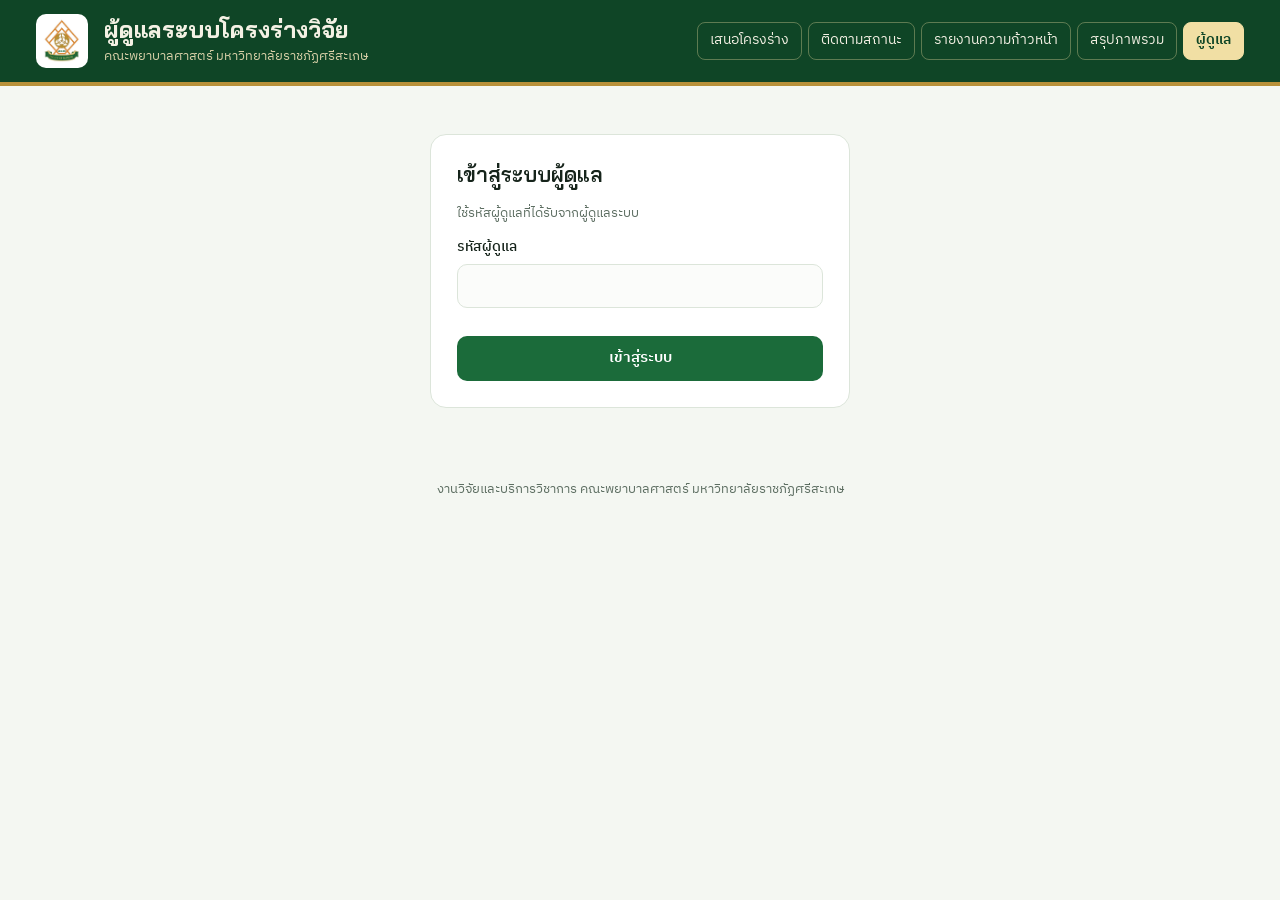
<file: admin.html>
<!doctype html>
<html lang="th">
<head>
<meta charset="utf-8">
<meta name="viewport" content="width=device-width, initial-scale=1, viewport-fit=cover">
<meta name="robots" content="noindex">
<title>ผู้ดูแลระบบโครงร่างวิจัย | คณะพยาบาลศาสตร์ มรภ.ศรีสะเกษ</title>
<link rel="icon" href="logo.jpg">
<link rel="stylesheet" href="https://fonts.googleapis.com/css2?family=Bai+Jamjuree:wght@500;600;700&family=IBM+Plex+Sans+Thai:wght@400;500;600&display=swap">
<link rel="stylesheet" href="common.css">
<style>
.login{max-width:420px;margin:48px auto;padding:26px;display:flex;flex-direction:column;gap:14px}
.login h2{font-size:21px}
.bar-top{display:flex;gap:10px;align-items:center;flex-wrap:wrap;padding-block:18px 6px}
.tabs{display:flex;gap:4px;background:var(--soft);padding:4px;border-radius:12px}
.tabs a{text-decoration:none;color:var(--muted);font-weight:600;font-size:14px;padding:8px 16px;border-radius:9px}
.tabs a[aria-selected="true"]{background:var(--paper);color:var(--ink);box-shadow:0 1px 2px rgba(0,0,0,.08)}
.bar-top .sp{flex:1}
.bar-top select{width:auto;padding:7px 10px;font-size:14px}
.view{padding-block:10px 20px}
/* dashboard */
.kpis{display:grid;grid-template-columns:repeat(4,minmax(0,1fr));gap:12px}
@media (max-width:900px){.kpis{grid-template-columns:repeat(2,minmax(0,1fr))}}
.kpi{padding:16px 18px;display:flex;flex-direction:column;gap:2px;min-width:0}
.kpi span{font-size:13px;color:var(--muted)}
.kpi b{font-family:var(--f-display);font-size:28px;font-weight:600;font-variant-numeric:tabular-nums;line-height:1.2;overflow-wrap:anywhere}
.kpi small{font-size:12.5px;color:var(--muted)}
.kpi.accent{border-top:4px solid var(--gold)}
.panel{padding:18px 20px;min-width:0}
.panel h3{font-size:16px;margin-bottom:12px;display:flex;justify-content:space-between;gap:10px;align-items:baseline}
.panel h3 small{font-family:var(--f-body);font-weight:400;font-size:12.5px;color:var(--muted)}
.grid2{display:grid;grid-template-columns:repeat(2,minmax(0,1fr));gap:14px;margin-top:14px}
@media (max-width:900px){.grid2{grid-template-columns:minmax(0,1fr)}}
.stack{display:flex;height:16px;border-radius:99px;overflow:hidden;background:var(--soft)}
.stack i{display:block;height:100%;background:var(--c)}
.legend{display:flex;flex-wrap:wrap;gap:8px 16px;margin-top:12px;font-size:13px}
.legend span{display:inline-flex;gap:6px;align-items:center}
.legend span::before{content:"";width:10px;height:10px;border-radius:3px;background:var(--c)}
.legend b{font-variant-numeric:tabular-nums}
.bars{display:flex;flex-direction:column;gap:9px}
.brow{display:grid;grid-template-columns:minmax(0,38%) minmax(0,1fr) auto;gap:10px;align-items:center;font-size:13.5px}
.brow .lb{overflow:hidden;text-overflow:ellipsis;white-space:nowrap}
.brow .tr{height:12px;background:var(--soft);border-radius:99px;overflow:hidden}
.brow .tr i{display:block;height:100%;background:var(--green);border-radius:99px;min-width:3px}
.brow .v{font-variant-numeric:tabular-nums;text-align:right;white-space:nowrap}
.brow .v small{color:var(--muted);margin-left:6px}
.empty{padding:28px;text-align:center;color:var(--muted)}
/* list */
.filters{display:grid;grid-template-columns:minmax(0,2fr) repeat(3,minmax(0,1fr));gap:10px;margin-bottom:12px}
@media (max-width:760px){.filters{grid-template-columns:minmax(0,1fr) minmax(0,1fr)}.filters .q{grid-column:1/-1}}
.tbl{overflow-x:auto;border:1px solid var(--line);border-radius:14px;background:var(--paper)}
table{border-collapse:collapse;width:100%;font-size:14px;min-width:820px}
th,td{padding:10px 12px;border-bottom:1px solid var(--line);text-align:left;vertical-align:top}
th{background:var(--soft);font-size:12.5px;color:var(--muted);font-weight:600;white-space:nowrap;position:sticky;top:0}
tbody tr{cursor:pointer}
tbody tr:hover{background:color-mix(in srgb,var(--green) 5%,var(--paper))}
tbody tr:focus-visible{outline:2px solid var(--orange);outline-offset:-2px}
td.num{text-align:right;font-variant-numeric:tabular-nums;white-space:nowrap}
td .t{font-weight:500;line-height:1.45}
td .sub{color:var(--muted);font-size:12.5px}
.ref{font-family:var(--f-display);font-weight:600;color:var(--orange);white-space:nowrap}
.count{font-size:13px;color:var(--muted);margin:0 0 8px}
/* drawer */
.scrim{position:fixed;inset:0;background:rgba(10,20,14,.45);z-index:30}
.drawer{position:fixed;top:0;right:0;bottom:0;width:min(720px,100%);background:var(--bg);z-index:31;display:flex;flex-direction:column;box-shadow:-8px 0 30px rgba(0,0,0,.18);
  padding-top:env(safe-area-inset-top,0px);padding-bottom:env(safe-area-inset-bottom,0px);padding-right:env(safe-area-inset-right,0px)}
.d-head{padding:16px 20px;border-bottom:1px solid var(--line);background:var(--paper);display:flex;gap:12px;align-items:flex-start}
.d-head h2{font-size:18px;margin-top:2px}
.d-head .x{margin-left:auto;flex:none}
.d-body{overflow-y:auto;padding:16px 20px 30px;display:flex;flex-direction:column;gap:14px}
@media (max-width:560px){.d-head,.d-body{padding-left:16px;padding-right:16px}}
.sform{padding:16px;display:grid;grid-template-columns:minmax(0,1fr) minmax(0,2fr);gap:10px;border:1.5px solid var(--gold)}
.sform h3{grid-column:1/-1;font-size:15px}
.sform .row{grid-column:1/-1;display:flex;gap:10px;align-items:center;flex-wrap:wrap;justify-content:space-between}
.sform .chk{display:flex;gap:8px;align-items:center;font-size:14px}
.sform .chk input{width:18px;height:18px;accent-color:var(--green)}
@media (max-width:560px){.sform{grid-template-columns:minmax(0,1fr)}}
.sec{padding:14px 16px}
.sec h3{font-size:15px;color:var(--green);margin-bottom:8px}
dl.kv{display:grid;grid-template-columns:170px minmax(0,1fr);gap:6px 14px;margin:0;font-size:14px}
dl.kv dt{color:var(--muted)}
dl.kv dd{margin:0;white-space:pre-wrap;overflow-wrap:anywhere}
@media (max-width:560px){dl.kv{grid-template-columns:minmax(0,1fr)}dl.kv dt{margin-top:6px}}
.mini{width:100%;border-collapse:collapse;font-size:13.5px;min-width:0}
.mini td,.mini th{padding:6px 8px;position:static}
.files a{color:var(--green);overflow-wrap:anywhere}
.hist{list-style:none;margin:0;padding:0;display:flex;flex-direction:column;gap:8px;font-size:13.5px}
.hist li{display:flex;gap:10px;flex-wrap:wrap;align-items:center}
.hist time{color:var(--muted);font-variant-numeric:tabular-nums;min-width:140px}
/* ไฟเขียวรับโครงร่าง */
.lamp{display:inline-block;width:12px;height:12px;border-radius:50%;background:#C9D2CB;vertical-align:-1px;flex:none}
.lamp.on{background:#22B35E;box-shadow:0 0 0 3px color-mix(in srgb,#22B35E 22%,transparent),0 0 8px #22B35E}
.ackc{white-space:nowrap;font-size:13px;display:inline-flex;gap:7px;align-items:center}
.ack{padding:14px 16px;display:flex;gap:14px;align-items:center;flex-wrap:wrap;border:1.5px solid var(--line)}
.ack .lamp{width:26px;height:26px}
.ack.on{border-color:color-mix(in srgb,var(--ok) 45%,var(--line));background:color-mix(in srgb,var(--ok) 8%,var(--paper))}
.ack .tx{flex:1;min-width:200px}
.ack .tx small{display:block;color:var(--muted)}
.btn-ack{background:#1E8E4E;color:#fff;font-size:15px;padding:11px 20px}
.btn-ack:hover:not(:disabled){background:#176F3D}
/* ความก้าวหน้า */
.pbar{display:flex;align-items:center;gap:8px;min-width:120px}
.pbar .tr{flex:1;height:10px;background:var(--soft);border-radius:99px;overflow:hidden;position:relative}
.pbar .tr i{display:block;height:100%;background:var(--green);border-radius:99px}
.pbar .tr u{position:absolute;top:-2px;bottom:-2px;width:2px;background:var(--gold)}
.pbar b{font-variant-numeric:tabular-nums;font-size:13px;min-width:38px;text-align:right}
.flag{display:inline-flex;gap:6px;align-items:center;font-size:12.5px;font-weight:600;white-space:nowrap;color:var(--c)}
.flag::before{content:"";width:9px;height:9px;border-radius:50%;background:var(--c)}
.f-ok{--c:var(--s-pass)}.f-late{--c:var(--s-fix)}.f-miss{--c:var(--s-fail)}.f-wait{--c:var(--muted)}.f-done{--c:var(--s-review)}
.rp{border:1px solid var(--line);border-radius:12px;padding:12px 14px;margin-top:10px}
.rp-h{display:flex;gap:10px;align-items:center;flex-wrap:wrap;font-size:14px}
.rp-h .m{font-weight:600}
.rp dl.kv{margin-top:8px;font-size:13.5px}
.rv{display:grid;grid-template-columns:minmax(0,1fr) minmax(0,2fr);gap:8px;margin-top:10px;padding-top:10px;border-top:1px dashed var(--line)}
.rv .row{grid-column:1/-1;display:flex;gap:10px;align-items:center;justify-content:space-between;flex-wrap:wrap}
.rv textarea{min-height:56px}
@media (max-width:560px){.rv{grid-template-columns:minmax(0,1fr)}}
.r-ok{--c:var(--s-pass)}.r-fast{--c:var(--s-review)}.r-slow{--c:var(--s-fix)}.r-bad{--c:var(--s-fail)}.r-wait{--c:var(--muted)}
.danger{border-color:#f0c4c0;background:#fff8f7}.danger h3{color:#b4332b}
.btn-del{background:#b4332b;color:#fff;border:0}.btn-del:hover{background:#962820}.btn-del:disabled{opacity:.6}
.xbtn{font:inherit;font-size:12.5px;font-weight:600;border:1px solid var(--line);background:var(--paper);color:var(--green,#1e7a45);border-radius:8px;padding:3px 9px;margin-right:4px;cursor:pointer}
.xbtn:hover{border-color:var(--green,#1e7a45);background:#eef6f0}
.xcard{padding:14px 16px;display:flex;gap:14px;align-items:center;flex-wrap:wrap;border-color:#cfe3d6;background:#f3faf5}
.xcard .tx{flex:1;min-width:200px;display:flex;flex-direction:column;gap:2px}.xcard .tx small{color:var(--muted);font-size:13px}
.xcard .xb{display:flex;gap:8px;flex-wrap:wrap}
.btn-o{background:var(--orange,#E07B1F);color:#fff;border-color:transparent}.btn-o:hover{filter:brightness(.95)}
</style>
</head>
<body>
<header class="crest">
  <div class="wrap">
    <img src="logo.jpg" alt="ตราคณะพยาบาลศาสตร์ มหาวิทยาลัยราชภัฏศรีสะเกษ">
    <div><h1>ผู้ดูแลระบบโครงร่างวิจัย</h1><p>คณะพยาบาลศาสตร์ มหาวิทยาลัยราชภัฏศรีสะเกษ</p></div>
    <nav class="topnav" aria-label="เมนูหลัก"><a href="./">เสนอโครงร่าง</a><a href="track.html">ติดตามสถานะ</a><a href="progress.html">รายงานความก้าวหน้า</a><a href="dashboard.html">สรุปภาพรวม</a><a href="admin.html" aria-current="page">ผู้ดูแล</a><button type="button" id="logout" hidden>ออกจากระบบ</button></nav>
  </div>
</header>

<div class="wrap">
  <form class="card login" id="login" hidden>
    <h2>เข้าสู่ระบบผู้ดูแล</h2>
    <p class="hint" style="margin:0">ใช้รหัสผู้ดูแลที่ได้รับจากผู้ดูแลระบบ</p>
    <label class="f">รหัสผู้ดูแล<input type="password" id="key" autocomplete="current-password" required></label>
    <div id="loginErr"></div>
    <button class="btn btn-p" type="submit" id="loginBtn">เข้าสู่ระบบ</button>
  </form>

  <div id="app" hidden>
    <p class="mode" id="demoNote" hidden style="margin-top:16px">โหมดตัวอย่าง: แสดงข้อมูลสมมติเพื่อดูหน้าตา ยังไม่ได้เชื่อมต่อฐานข้อมูล</p>
    <div class="bar-top">
      <div class="tabs" role="tablist">
        <a href="#dashboard" role="tab" id="t-dashboard">แดชบอร์ด</a>
        <a href="#list" role="tab" id="t-list">รายการโครงร่าง</a>
        <a href="#progress" role="tab" id="t-progress">ติดตามความก้าวหน้า</a>
      </div>
      <span class="sp"></span>
      <label class="hint" for="fyF">ปีงบประมาณ</label>
      <select id="fyF"><option value="">ทั้งหมด</option></select>
      <button class="btn btn-g btn-s" type="button" id="reload">รีเฟรช</button>
      <button class="btn btn-g btn-s" type="button" id="csv">ดาวน์โหลด CSV</button>
      <a class="btn btn-g btn-s" id="sheetLink" target="_blank" rel="noopener" href="#">Google Sheets ↗</a>
      <a class="btn btn-g btn-s" id="folderLink" target="_blank" rel="noopener" href="#" hidden>โฟลเดอร์ไฟล์ ↗</a>
    </div>

    <section class="view" id="v-dashboard"></section>
    <section class="view" id="v-progress" hidden></section>
    <section class="view" id="v-list" hidden>
      <div class="filters">
        <input class="q" type="search" id="q" placeholder="ค้นหาเลขที่ ชื่อโครงการ หรือชื่อผู้วิจัย" aria-label="ค้นหา">
        <select id="stF" aria-label="กรองสถานะ"><option value="">ทุกสถานะ</option></select>
        <select id="fdF" aria-label="กรองสาขา"><option value="">ทุกสาขา</option></select>
        <select id="sort" aria-label="เรียงลำดับ"><option value="new">ส่งล่าสุดก่อน</option><option value="old">ส่งก่อนขึ้นก่อน</option><option value="budget">งบประมาณมากไปน้อย</option></select>
      </div>
      <p class="count" id="count"></p>
      <div class="tbl"><table><thead><tr><th>เลขที่</th><th>ชื่อโครงการ</th><th>หัวหน้าโครงการ</th><th>สาขา</th><th style="text-align:right">งบประมาณ (บาท)</th><th>รับเรื่อง</th><th>สถานะ</th><th>วันที่ส่ง</th><th>ต้นฉบับ</th></tr></thead><tbody id="rows"></tbody></table></div>
    </section>
  </div>
  <footer>งานวิจัยและบริการวิชาการ คณะพยาบาลศาสตร์ มหาวิทยาลัยราชภัฏศรีสะเกษ</footer>
</div>

<div class="scrim" id="scrim" hidden></div>
<aside class="drawer" id="drawer" hidden aria-modal="true" role="dialog" aria-labelledby="dTitle"></aside>
<div class="toast" id="toast" role="status"></div>

<script src="config.js"></script>
<script src="export.js"></script>
<script>
const $=s=>document.querySelector(s), $$=s=>[...document.querySelectorAll(s)];
const API_URL=((window.APP_CONFIG||{}).API_URL||'').trim();
const DEMO=new URLSearchParams(location.search).has('demo')||!/^https:\/\/script\.google\.com\/macros\/s\/.+\/exec$/.test(API_URL);
const esc=v=>String(v??'').replace(/[&<>"]/g,c=>({'&':'&amp;','<':'&lt;','>':'&gt;','"':'&quot;'}[c]));
const baht=n=>(Number(n)||0).toLocaleString('th-TH',{maximumFractionDigits:0});
const fmtDate=(s,t)=>{if(!s)return'—';const d=new Date(s);return isNaN(d)?esc(s):d.toLocaleString('th-TH',t?{dateStyle:'medium',timeStyle:'short'}:{dateStyle:'medium'})};
const ST_COLORS={'รอพิจารณา':'var(--s-wait)','กำลังพิจารณา':'var(--s-review)','ให้แก้ไข':'var(--s-fix)','ผ่านการพิจารณา':'var(--s-pass)','ไม่ผ่านการพิจารณา':'var(--s-fail)'};
let KEY='', DATA={statuses:Object.keys(ST_COLORS),proposals:[]}, current=null;
function toast(t){const el=$('#toast');el.textContent=t;el.classList.add('on');clearTimeout(toast.t);toast.t=setTimeout(()=>el.classList.remove('on'),2800)}
async function api(action,data){
  const r=await fetch(API_URL,{method:'POST',headers:{'Content-Type':'text/plain;charset=utf-8'},body:JSON.stringify({action,key:KEY,data:data||{}})});
  const j=await r.json(); if(!j.ok) throw new Error(j.error||'เกิดข้อผิดพลาด'); return j.result;
}
const ss={get(k){try{return sessionStorage.getItem(k)}catch(e){return null}},set(k,v){try{sessionStorage.setItem(k,v)}catch(e){}},del(k){try{sessionStorage.removeItem(k)}catch(e){}}};

/* ---------- sample data for preview ---------- */
function sample(){
  const F=['การพยาบาลอนามัยชุมชน','การพยาบาลผู้ใหญ่และผู้สูงอายุ','การพยาบาลเด็กและวัยรุ่น','การพยาบาลมารดา ทารก และการผดุงครรภ์','การพยาบาลสุขภาพจิตและจิตเวช'];
  const T=['ผลของโปรแกรมส่งเสริมการรับรู้ความสามารถตนเองต่อการดูแลผู้สูงอายุติดเตียงของ อสม.','การพัฒนาระบบการดูแลระยะยาวสำหรับผู้สูงอายุที่มีภาวะพึ่งพิง','ปัจจัยที่สัมพันธ์กับพัฒนาการสมวัยของเด็กในศูนย์พัฒนาเด็กเล็ก','ความรอบรู้ด้านสุขภาพของหญิงตั้งครรภ์วัยรุ่น','รูปแบบการป้องกันการกลับเสพซ้ำในชุมชน','ละครพื้นบ้านเพื่อป้องกันโรคหัวใจขาดเลือดในผู้สูงอายุ','ผลของการสอนแบบสถานการณ์จำลองต่อสมรรถนะนักศึกษาพยาบาล'];
  const S=['รอพิจารณา','กำลังพิจารณา','ให้แก้ไข','ผ่านการพิจารณา','ผ่านการพิจารณา','ไม่ผ่านการพิจารณา','กำลังพิจารณา'];
  const FU=['ทุนงบประมาณรายได้ คณะพยาบาลศาสตร์','ทุนกองทุนส่งเสริมวิทยาศาสตร์ วิจัยและนวัตกรรม (ววน./FF)','ทุนงบประมาณรายได้ มหาวิทยาลัย (บ.กศ.)'];
  const R=['วิจัยกึ่งทดลอง','วิจัยและพัฒนา (R&D)','วิจัยประยุกต์','วิจัยเชิงปฏิบัติการแบบมีส่วนร่วม (PAR)'];
  return T.map((t,i)=>({'เลขที่':`NUR-${i<5?2570:2569}-00${i+1}`,'วันเวลาที่ส่ง':new Date(Date.UTC(2026,9,1+i*4)).toISOString(),'สถานะ':S[i],'ปีงบประมาณ':i<5?'2570':'2569',
    'ชื่อโครงการ (ไทย)':'(ตัวอย่าง) '+t,'ชื่อโครงการ (อังกฤษ)':'(Sample) Research title '+(i+1),'แหล่งทุน':FU[i%3],'ประเภทการวิจัย':R[i%4],'สาขา':F[i%5],
    'คำนำหน้า':'อาจารย์','หัวหน้าโครงการ':'(ตัวอย่าง) ผู้วิจัย '+(i+1),'อีเมล':`researcher${i+1}@sskru.ac.th`,'โทรศัพท์':'08x-xxx-xxxx','งบประมาณรวม':[19500,48000,35000,22000,60000,15000,28000][i],
    'ค่าตอบแทน':3000,'ค่าใช้สอย':12000,'ค่าวัสดุ':4500,'SDGs':'SDG 3 สุขภาพและความเป็นอยู่ที่ดี'+(i%2?', SDG 10 ลดความเหลื่อมล้ำ':''),'การลดความเหลื่อมล้ำทางสุขภาพ':['เป็นเป้าหมายหลักของโครงการ','มีส่วนเกี่ยวข้อง','ไม่เกี่ยวข้องโดยตรง'][i%3],
    'วัตถุประสงค์':'1) เพื่อศึกษา…\n2) เพื่อเปรียบเทียบ…','หมายเหตุผู้พิจารณา':S[i]==='ให้แก้ไข'?'เพิ่มการคำนวณขนาดกลุ่มตัวอย่าง':'','อัปเดตสถานะเมื่อ':'',
    files:[{type:'โครงร่างวิจัยฉบับสมบูรณ์',name:'proposal.pdf',url:'https://drive.google.com/',access:'เปิดได้'}],members:[{role:'หัวหน้าโครงการ',name:'อาจารย์ (ตัวอย่าง) ผู้วิจัย '+(i+1),aff:'คณะพยาบาลศาสตร์',share:100}],
    'เดือนเริ่ม':sMonth(i),'ระยะเวลา (เดือน)':12,'แผนการดำเนินงาน':'ทบทวนวรรณกรรมและพัฒนาเครื่องมือ: เดือน 1,2,3\nขอรับรองจริยธรรม: เดือน 3,4\nดำเนินโปรแกรมและเก็บข้อมูล: เดือน 5,6,7,8\nวิเคราะห์ข้อมูลและเขียนรายงาน: เดือน 9,10,11,12',
    'รับโครงร่างเมื่อ':i%3===0?'':new Date(Date.UTC(2026,9,2+i*4)).toISOString(),
    progress:S[i]==='ผ่านการพิจารณา'?sampleProgress(i):[],
    budgetItems:[{cat:'ค่าตอบแทน',item:'ผู้ทรงคุณวุฒิตรวจเครื่องมือ',amount:3000}],history:[{status:'รอพิจารณา',note:'ได้รับโครงร่าง',at:new Date(Date.UTC(2026,9,1+i*4)).toISOString()}]}));
}

function sMonth(i){return addM(nowKey(),i===3?-5:-2)}
function sampleProgress(i){const s=sMonth(i),n=i===3?5:2;return Array.from({length:n-(i===3?1:0)},(_,k)=>({month:addM(s,k),percent:[8,15,22,30,36][k],sent:new Date().toISOString(),acts:[{name:'ทบทวนวรรณกรรมและพัฒนาเครื่องมือ',status:k>1?'เสร็จแล้ว':'กำลังดำเนินการ'}],done:'(ตัวอย่าง) ดำเนินงานตามแผนเดือนที่ '+(k+1),problems:k===1?'ผู้ทรงคุณวุฒิส่งกลับล่าช้า':'',next:'',spent:k*1500,evidence:'',rating:k===0?'เป็นไปตามแผน':'',comment:'',reviewed:''}))}

/* ---------- auth ---------- */
async function boot(){
  if(DEMO){DATA={statuses:Object.keys(ST_COLORS),proposals:sample(),sheetUrl:'#'};$('#demoNote').hidden=false;showApp();return}
  KEY=ss.get('nurs-admin-key')||'';
  if(KEY){try{await load();showApp();return}catch(e){ss.del('nurs-admin-key');KEY=''}}
  $('#login').hidden=false;
}
$('#login').addEventListener('submit',async e=>{
  e.preventDefault(); KEY=$('#key').value.trim(); const b=$('#loginBtn'); b.disabled=true; b.textContent='กำลังตรวจสอบ…'; $('#loginErr').innerHTML='';
  try{await api('adminLogin');ss.set('nurs-admin-key',KEY);await load();$('#login').hidden=true;showApp()}
  catch(err){$('#loginErr').innerHTML=`<div class="err">${esc(err.message)}</div>`}
  finally{b.disabled=false;b.textContent='เข้าสู่ระบบ'}
});
$('#logout').onclick=()=>{ss.del('nurs-admin-key');location.reload()};
async function load(){DATA=await api('adminList')}
function showApp(){
  $('#app').hidden=false; $('#logout').hidden=DEMO;
  $('#sheetLink').href=DATA.sheetUrl||'#';
  if(DATA.uploadFolder){$('#folderLink').hidden=false;$('#folderLink').href='https://drive.google.com/drive/folders/'+DATA.uploadFolder}
  fillFilters(); route();
}
$('#reload').onclick=async()=>{if(DEMO){toast('โหมดตัวอย่าง');return}const b=$('#reload');b.disabled=true;try{await load();fillFilters();route();toast('อัปเดตข้อมูลล่าสุดแล้ว')}catch(e){toast(e.message)}finally{b.disabled=false}};

/* ---------- helpers ---------- */
const P=()=>DATA.proposals.filter(p=>!$('#fyF').value||String(p['ปีงบประมาณ'])===$('#fyF').value);
function group(list,keyFn){const m=new Map();list.forEach(p=>[].concat(keyFn(p)).filter(Boolean).forEach(k=>{const g=m.get(k)||{n:0,b:0};g.n++;g.b+=Number(p['งบประมาณรวม'])||0;m.set(k,g)}));return [...m.entries()].sort((a,b)=>b[1].n-a[1].n||b[1].b-a[1].b)}
function bars(entries,opt={}){
  if(!entries.length) return '<div class="empty">ยังไม่มีข้อมูล</div>';
  const max=Math.max(...entries.map(([,g])=>opt.byBudget?g.b:g.n),1);
  return `<div class="bars">${entries.slice(0,opt.limit||8).map(([k,g])=>{const v=opt.byBudget?g.b:g.n;return `<div class="brow" title="${esc(k)}"><span class="lb">${esc(k)}</span><span class="tr"><i style="width:${v/max*100}%"></i></span><span class="v">${opt.byBudget?baht(g.b)+' บาท':g.n+' เรื่อง'}${opt.byBudget?'':`<small>${baht(g.b)} บาท</small>`}</span></div>`}).join('')}</div>`;
}
function fillFilters(){
  const fys=[...new Set(DATA.proposals.map(p=>String(p['ปีงบประมาณ'])).filter(Boolean))].sort().reverse(), cur=$('#fyF').value;
  $('#fyF').innerHTML='<option value="">ทั้งหมด</option>'+fys.map(f=>`<option>${esc(f)}</option>`).join(''); $('#fyF').value=fys.includes(cur)?cur:'';
  $('#stF').innerHTML='<option value="">ทุกสถานะ</option>'+DATA.statuses.map(s=>`<option>${esc(s)}</option>`).join('');
  const fds=[...new Set(DATA.proposals.map(p=>p['สาขา']).filter(Boolean))].sort();
  $('#fdF').innerHTML='<option value="">ทุกสาขา</option>'+fds.map(f=>`<option>${esc(f)}</option>`).join('');
}

/* ---------- dashboard ---------- */
function renderDash(){
  const L=P(), total=L.reduce((a,p)=>a+(Number(p['งบประมาณรวม'])||0),0);
  const cnt=s=>L.filter(p=>p['สถานะ']===s).length;
  const pass=cnt('ผ่านการพิจารณา'), open=cnt('รอพิจารณา')+cnt('กำลังพิจารณา')+cnt('ให้แก้ไข');
  const passBudget=L.filter(p=>p['สถานะ']==='ผ่านการพิจารณา').reduce((a,p)=>a+(Number(p['งบประมาณรวม'])||0),0);
  const fy=$('#fyF').value?'ปีงบประมาณ '+$('#fyF').value:'ทุกปีงบประมาณ';
  const stack=DATA.statuses.map(s=>({s,n:cnt(s)}));
  $('#v-dashboard').innerHTML=`
  <div class="kpis">
    <div class="card kpi accent"><span>โครงร่างทั้งหมด</span><b>${L.length}</b><small>${fy}</small></div>
    <div class="card kpi"><span>งบประมาณที่เสนอรวม</span><b>${baht(total)}</b><small>บาท · เฉลี่ย ${baht(L.length?total/L.length:0)} บาท/เรื่อง</small></div>
    <div class="card kpi"><span>ผ่านการพิจารณา</span><b>${pass}</b><small>${L.length?Math.round(pass/L.length*100):0}% · ${baht(passBudget)} บาท</small></div>
    <div class="card kpi"><span>รอดำเนินการ</span><b>${open}</b><small>รอ ${cnt('รอพิจารณา')} · กำลังพิจารณา ${cnt('กำลังพิจารณา')} · ให้แก้ไข ${cnt('ให้แก้ไข')}</small><small style="margin-top:4px"><span class="lamp"></span> ยังไม่กดรับ ${L.filter(p=>!p['รับโครงร่างเมื่อ']).length} เรื่อง</small></div>
  </div>
  <div class="card panel" style="margin-top:14px"><h3>สถานะการพิจารณา <small>${L.length} เรื่อง</small></h3>
    ${L.length?`<div class="stack">${stack.filter(x=>x.n).map(x=>`<i style="--c:${ST_COLORS[x.s]};width:${x.n/L.length*100}%" title="${esc(x.s)} ${x.n}"></i>`).join('')}</div>
    <div class="legend">${stack.map(x=>`<span style="--c:${ST_COLORS[x.s]}">${esc(x.s)} <b>${x.n}</b></span>`).join('')}</div>`:'<div class="empty">ยังไม่มีโครงร่างที่ส่งเข้ามา</div>'}
  </div>
  <div class="grid2">
    <div class="card panel"><h3>จำนวนโครงร่างตามสาขา <small>จำนวนเรื่อง · งบประมาณ</small></h3>${bars(group(L,p=>p['สาขา']))}</div>
    <div class="card panel"><h3>งบประมาณตามสาขา <small>บาท</small></h3>${bars(group(L,p=>p['สาขา']).sort((a,b)=>b[1].b-a[1].b),{byBudget:true})}</div>
    <div class="card panel"><h3>ตามปีงบประมาณ <small>ทุกปี</small></h3>${bars(group(DATA.proposals,p=>p['ปีงบประมาณ']?'ปีงบประมาณ '+p['ปีงบประมาณ']:'').sort((a,b)=>b[0].localeCompare(a[0])))}</div>
    <div class="card panel"><h3>ตามแหล่งทุน</h3>${bars(group(L,p=>p['แหล่งทุน']))}</div>
    <div class="card panel"><h3>ประเภทการวิจัย</h3>${bars(group(L,p=>p['ประเภทการวิจัย']))}</div>
    <div class="card panel"><h3>การลดความเหลื่อมล้ำทางสุขภาพ</h3>${bars(group(L,p=>p['การลดความเหลื่อมล้ำทางสุขภาพ']))}</div>
    <div class="card panel"><h3>เป้าหมาย SDGs ที่สอดคล้อง <small>นับซ้ำได้</small></h3>${bars(group(L,p=>String(p['SDGs']||'').split(/,\s*/).map(s=>s.trim()).filter(Boolean)),{limit:8})}</div>
    <div class="card panel"><h3>ส่งเข้ามาล่าสุด</h3>${L.length?`<div class="bars">${L.slice().sort((a,b)=>String(b['วันเวลาที่ส่ง']).localeCompare(String(a['วันเวลาที่ส่ง']))).slice(0,6).map(p=>`<div class="brow" style="grid-template-columns:auto minmax(0,1fr) auto;cursor:pointer" data-open="${esc(p['เลขที่'])}"><span class="ref">${esc(p['เลขที่'])}</span><span class="lb">${esc(p['ชื่อโครงการ (ไทย)'])}</span><span class="pill s-${esc(p['สถานะ'])}">${esc(p['สถานะ'])}</span></div>`).join('')}</div>`:'<div class="empty">ยังไม่มีข้อมูล</div>'}</div>
  </div>`;
}

/* ---------- list ---------- */
function renderList(){
  const q=$('#q').value.trim().toLowerCase(), st=$('#stF').value, fd=$('#fdF').value, so=$('#sort').value;
  let L=P().filter(p=>(!st||p['สถานะ']===st)&&(!fd||p['สาขา']===fd)&&(!q||[p['เลขที่'],p['ชื่อโครงการ (ไทย)'],p['ชื่อโครงการ (อังกฤษ)'],p['หัวหน้าโครงการ'],p['ผู้ร่วมวิจัย']].join(' ').toLowerCase().includes(q)));
  L.sort((a,b)=>so==='budget'?(b['งบประมาณรวม']||0)-(a['งบประมาณรวม']||0):so==='old'?String(a['วันเวลาที่ส่ง']).localeCompare(String(b['วันเวลาที่ส่ง'])):String(b['วันเวลาที่ส่ง']).localeCompare(String(a['วันเวลาที่ส่ง'])));
  $('#count').textContent=`แสดง ${L.length} จาก ${P().length} เรื่อง · งบประมาณรวม ${baht(L.reduce((a,p)=>a+(Number(p['งบประมาณรวม'])||0),0))} บาท`;
  $('#rows').innerHTML=L.map(p=>`<tr tabindex="0" data-open="${esc(p['เลขที่'])}"><td class="ref">${esc(p['เลขที่'])}</td><td><div class="t">${esc(p['ชื่อโครงการ (ไทย)'])}</div><div class="sub">${esc(p['แหล่งทุน']||'')}</div></td><td>${esc((p['คำนำหน้า']||'')+' '+(p['หัวหน้าโครงการ']||''))}</td><td>${esc(p['สาขา']||'')}</td><td class="num">${baht(p['งบประมาณรวม'])}</td><td>${ackCell(p)}</td><td><span class="pill s-${esc(p['สถานะ'])}">${esc(p['สถานะ'])}</span></td><td style="white-space:nowrap">${fmtDate(p['วันเวลาที่ส่ง'])}</td><td style="white-space:nowrap"><button class="xbtn" type="button" data-xpdf="${esc(p['เลขที่'])}" title="พิมพ์ / บันทึกเป็น PDF">PDF</button><button class="xbtn" type="button" data-xword="${esc(p['เลขที่'])}" title="ดาวน์โหลดไฟล์ Word">Word</button></td></tr>`).join('')||`<tr><td colspan="9" class="empty">${DATA.proposals.length?'ไม่พบโครงร่างตามเงื่อนไข':'ยังไม่มีโครงร่างที่ส่งเข้ามา'}</td></tr>`;
}
['q','stF','fdF','sort'].forEach(id=>$('#'+id).addEventListener('input',renderList));
$('#fyF').addEventListener('change',()=>route());

/* ---------- เดือน / ความก้าวหน้า ---------- */
const nowKey=()=>{const d=new Date();return d.getFullYear()+'-'+String(d.getMonth()+1).padStart(2,'0')};
const addM=(k,n)=>{const [y,m]=k.split('-').map(Number);const d=new Date(y,m-1+n,1);return d.getFullYear()+'-'+String(d.getMonth()+1).padStart(2,'0')};
const diffM=(a,b)=>{const [y1,m1]=a.split('-').map(Number),[y2,m2]=b.split('-').map(Number);return (y2-y1)*12+(m2-m1)};
const mKey=v=>{if(!v)return'';const s=String(v);if(/^\d{4}-\d{2}/.test(s)&&s.length<=7)return s.slice(0,7);const d=new Date(s);return isNaN(d)?s.slice(0,7):d.getFullYear()+'-'+String(d.getMonth()+1).padStart(2,'0')};
const thM=(k,long)=>{if(!/^\d{4}-\d{2}$/.test(k||''))return k||'—';const [y,m]=k.split('-').map(Number);return new Date(y,m-1,1).toLocaleDateString('th-TH',{month:long?'long':'short',year:'numeric'})};
const RATINGS=['เป็นไปตามแผน','เร็วกว่าแผน','ล่าช้าเล็กน้อย','ล่าช้ามาก ต้องเร่งรัด'];
const RCLS={'เป็นไปตามแผน':'r-ok','เร็วกว่าแผน':'r-fast','ล่าช้าเล็กน้อย':'r-slow','ล่าช้ามาก ต้องเร่งรัด':'r-bad'};
const ackCell=p=>p['รับโครงร่างเมื่อ']?`<span class="ackc" title="รับเมื่อ ${esc(fmtDate(p['รับโครงร่างเมื่อ'],1))}"><span class="lamp on"></span>รับแล้ว</span>`:`<span class="ackc hint"><span class="lamp"></span>ยังไม่รับ</span>`;
/** สรุปการติดตามของโครงการหนึ่ง */
function track(p){
  const L=p.progress||[], last=L[L.length-1], now=nowKey(), months=Math.max(+p['ระยะเวลา (เดือน)']||0,12), start=mKey(p['เดือนเริ่ม'])||(L[0]&&L[0].month)||'';
  const idx=start?diffM(start,now)+1:0, exp=months?Math.round(Math.min(Math.max(idx,0),months)/months*100):0;
  const end=start&&months?addM(start,months-1):'', pct=last?+last.percent:0, unrated=L.filter(r=>!r.rating).length;
  let flag;
  if(!start||!months) flag=['f-wait','ไม่มีแผนเวลา'];
  else if(idx<1) flag=['f-wait','ยังไม่ถึงเดือนเริ่ม'];
  else if(pct>=100) flag=['f-done','เสร็จสิ้นโครงการ'];
  else if(idx>1&&!L.some(r=>r.month===now||r.month===addM(now,-1))) flag=['f-miss',last?`ไม่ได้รายงาน ${diffM(last.month,now)} เดือน`:'ยังไม่เคยรายงาน'];
  else if(pct<exp-15) flag=['f-late','ล่าช้ากว่าแผน'];
  else flag=['f-ok','ตามแผน'];
  return {start,end,months,idx,exp,pct,last,unrated,flag,reportedNow:L.some(r=>r.month===now)};
}
function pbar(t){return `<span class="pbar"><span class="tr"><i style="width:${t.pct}%"></i><u style="left:calc(${t.exp}% - 1px)" title="ตามแผน ${t.exp}%"></u></span><b>${t.pct}%</b></span>`}
function renderProgress(){
  const L=P().filter(p=>p['สถานะ']==='ผ่านการพิจารณา').map(p=>({p,t:track(p)}));
  const active=L.filter(x=>x.t.idx>=1&&x.t.pct<100);
  const cnt=c=>L.filter(x=>x.t.flag[0]===c).length;
  $('#v-progress').innerHTML=`
  <div class="kpis">
    <div class="card kpi accent"><span>โครงการที่ผ่านการพิจารณา</span><b>${L.length}</b><small>กำลังดำเนินการ ${active.length} เรื่อง</small></div>
    <div class="card kpi"><span>รายงานเดือนนี้แล้ว</span><b>${active.filter(x=>x.t.reportedNow).length} / ${active.length}</b><small>${thM(nowKey(),1)}</small></div>
    <div class="card kpi"><span>ต้องติดตาม</span><b>${cnt('f-miss')+cnt('f-late')}</b><small>ไม่ได้รายงาน ${cnt('f-miss')} · ล่าช้า ${cnt('f-late')}</small></div>
    <div class="card kpi"><span>รายงานรอประเมิน</span><b>${L.reduce((a,x)=>a+x.t.unrated,0)}</b><small>กดที่โครงการเพื่อประเมิน</small></div>
  </div>
  <p class="count" style="margin-top:16px">แถบเขียว = ความก้าวหน้าที่รายงาน · เส้นสีทอง = ตามแผน ณ เดือนนี้</p>
  <div class="tbl"><table><thead><tr><th>เลขที่</th><th>ชื่อโครงการ</th><th>หัวหน้าโครงการ</th><th>ระยะเวลา</th><th>ความก้าวหน้า</th><th>รายงานล่าสุด</th><th>สถานะการติดตาม</th></tr></thead><tbody>${
    L.sort((a,b)=>({'f-miss':0,'f-late':1,'f-ok':2,'f-wait':3,'f-done':4}[a.t.flag[0]]-{'f-miss':0,'f-late':1,'f-ok':2,'f-wait':3,'f-done':4}[b.t.flag[0]])).map(({p,t})=>`<tr tabindex="0" data-open="${esc(p['เลขที่'])}"><td class="ref">${esc(p['เลขที่'])}</td><td><div class="t">${esc(p['ชื่อโครงการ (ไทย)'])}</div><div class="sub">${esc(p['สาขา']||'')}</div></td><td>${esc((p['คำนำหน้า']||'')+' '+(p['หัวหน้าโครงการ']||''))}</td><td style="white-space:nowrap">${t.start?`${thM(t.start)} – ${thM(t.end)}<div class="sub">เดือนที่ ${Math.min(Math.max(t.idx,0),t.months)} / ${t.months}</div>`:'—'}</td><td>${pbar(t)}</td><td style="white-space:nowrap">${t.last?thM(t.last.month):'—'}<div class="sub">${(p.progress||[]).length} รายงาน${t.unrated?` · รอประเมิน ${t.unrated}`:''}</div></td><td><span class="flag ${t.flag[0]}">${esc(t.flag[1])}</span></td></tr>`).join('')
    ||'<tr><td colspan="7" class="empty">ยังไม่มีโครงการที่ผ่านการพิจารณา</td></tr>'}</tbody></table></div>`;
}

/* ---------- detail drawer ---------- */
const SECTIONS=[
 ['ข้อมูลโครงการ',['ชื่อโครงการ (อังกฤษ)','ปีงบประมาณ','แหล่งทุน','ประเภทโครงการ','ประเภทการวิจัย','สาขา','กลุ่มเป้าหมาย','คำสำคัญ']],
 ['ติดต่อหัวหน้าโครงการ',['หัวหน้าโครงการ','สาขาวิชา','โทรศัพท์','อีเมล']],
 ['สาระสำคัญ',['ความเป็นมา','วัตถุประสงค์','กรอบแนวคิด','รูปแบบการวิจัย','พื้นที่','กลุ่มตัวอย่าง','ขนาดตัวอย่าง','เครื่องมือ/การวิเคราะห์','เดือนเริ่ม','ระยะเวลา (เดือน)','แผนการดำเนินงาน']],
 ['ความสอดคล้องและผลผลิต',['ยุทธศาสตร์','SDGs','การลดความเหลื่อมล้ำทางสุขภาพ','ภาวะสุขภาพที่มุ่งแก้ไข','กลุ่มเปราะบางที่ได้รับประโยชน์','แนวทางลดความเหลื่อมล้ำ','คำอธิบายการลดความเหลื่อมล้ำ','เป้าหมายการเผยแพร่','ประโยชน์ที่คาดว่าจะได้รับ','จริยธรรมการวิจัย']]
];
function openDetail(ref){
  const p=DATA.proposals.find(x=>x['เลขที่']===ref); if(!p) return; current=p;
  const kv=keys=>`<dl class="kv">${keys.filter(k=>p[k]!==''&&p[k]!=null).map(k=>`<dt>${esc(k)}</dt><dd>${k==='อีเมล'?`<a href="mailto:${esc(p[k])}">${esc(p[k])}</a>`:esc(p[k])}</dd>`).join('')||'<dd class="hint">—</dd>'}</dl>`;
  $('#drawer').innerHTML=`
  <div class="d-head"><div style="min-width:0"><div class="ref">${esc(p['เลขที่'])}</div><h2 id="dTitle">${esc(p['ชื่อโครงการ (ไทย)'])}</h2><div class="hint">ส่งเมื่อ ${fmtDate(p['วันเวลาที่ส่ง'],1)} · ${esc((p['คำนำหน้า']||'')+' '+(p['หัวหน้าโครงการ']||''))}</div></div>
    <button class="btn btn-g btn-s x" type="button" id="dClose">ปิด</button></div>
  <div class="d-body">
    <div class="card xcard"><div class="tx"><b>ต้นฉบับโครงร่างวิจัย</b><small>สร้างจากข้อมูลที่ผู้วิจัยกรอกในระบบ ครบทุกส่วน เปิดได้ทันทีแม้ผู้วิจัยไม่ได้แชร์ลิงก์ไฟล์</small></div>
      <div class="xb"><button class="btn btn-p" type="button" data-xpdf="${esc(p['เลขที่'])}">🖨 พิมพ์ / บันทึก PDF</button><button class="btn btn-g" type="button" data-xword="${esc(p['เลขที่'])}">⬇ ดาวน์โหลด Word</button><a class="btn btn-o" href="./?edit=${encodeURIComponent(p['เลขที่'])}">✏️ แก้ไขเนื้อหา</a></div></div>
    ${p['รับโครงร่างเมื่อ']?`<div class="card ack on"><span class="lamp on"></span><div class="tx"><b>รับโครงร่างแล้ว</b><small>เมื่อ ${fmtDate(p['รับโครงร่างเมื่อ'],1)} · ผู้วิจัยเห็นไฟเขียวในหน้าติดตามสถานะ</small></div></div>`
      :`<div class="card ack"><span class="lamp"></span><div class="tx"><b>ยังไม่ได้กดรับโครงร่าง</b><small>กดรับเมื่อตรวจว่าได้รับเอกสารครบ ผู้วิจัยจะเห็นไฟเขียวทันที</small><label class="chk" style="margin-top:6px;display:flex;gap:8px;align-items:center;font-size:13.5px"><input type="checkbox" id="ackMail" checked style="width:17px;height:17px;accent-color:var(--green)"> ส่งอีเมลแจ้งผู้วิจัยว่าคณะได้รับแล้ว</label></div><button class="btn btn-ack" type="button" id="ackBtn">✓ รับโครงร่างแล้ว</button></div>`}
    <form class="card sform" id="sForm">
      <h3>เปลี่ยนสถานะการพิจารณา <span class="pill s-${esc(p['สถานะ'])}" style="margin-left:6px">${esc(p['สถานะ'])}</span></h3>
      <label class="f">สถานะใหม่<select id="sNew">${DATA.statuses.map(s=>`<option ${s===p['สถานะ']?'selected':''}>${esc(s)}</option>`).join('')}</select></label>
      <label class="f">ความเห็นถึงผู้วิจัย (ผู้วิจัยเห็นข้อความนี้)<textarea id="sNote" style="min-height:70px">${esc(p['หมายเหตุผู้พิจารณา']||'')}</textarea></label>
      <div class="row"><label class="chk"><input type="checkbox" id="sMail" checked> ส่งอีเมลแจ้งผลถึง ${esc(p['อีเมล']||'ผู้วิจัย')}</label>
      <button class="btn btn-p" type="submit" id="sSave">บันทึกสถานะ</button></div>
    </form>
    ${SECTIONS.map(([h,keys])=>`<section class="card sec"><h3>${h}</h3>${kv(keys)}</section>`).join('')}
    <section class="card sec"><h3>คณะผู้วิจัย</h3>${(p.members||[]).length?`<table class="mini"><tbody>${p.members.map(m=>`<tr><td>${esc(m.role)}</td><td>${esc(m.name)}</td><td>${esc(m.aff)}</td><td class="num">${esc(m.share)}%</td></tr>`).join('')}</tbody></table>`:`<p class="hint">${esc(p['ผู้ร่วมวิจัย']||'—')}</p>`}</section>
    <section class="card sec"><h3>งบประมาณ · ${baht(p['งบประมาณรวม'])} บาท</h3>${(p.budgetItems||[]).length?`<table class="mini"><tbody>${p.budgetItems.map(b=>`<tr><td>${esc(b.cat)}</td><td>${esc(b.item)}</td><td class="num">${baht(b.amount)}</td></tr>`).join('')}</tbody></table>`:'<p class="hint">—</p>'}</section>
    <section class="card sec files"><h3>เอกสารแนบ</h3>${(p.files||[]).length?`<dl class="kv">${p.files.map(f=>`<dt>${esc(f.type)}</dt><dd><a href="${esc(f.url)}" target="_blank" rel="noopener">${esc(f.name||f.url)}</a> <span class="hint">· ${esc(f.access||'')}</span></dd>`).join('')}</dl>`:'<p class="hint">ไม่มีเอกสารแนบ</p>'}</section>
    ${p['สถานะ']==='ผ่านการพิจารณา'?progressSection(p):''}
    <section class="card sec"><h3>ประวัติสถานะ</h3><ol class="hist">${(p.history||[]).slice().reverse().map(h=>`<li><time>${fmtDate(h.at,1)}</time><span class="pill s-${esc(h.status)}">${esc(h.status)}</span><span>${esc(h.note||'')}</span>${h.mailed?`<span class="hint">· ${esc(h.mailed)}</span>`:''}</li>`).join('')||'<li class="hint">—</li>'}</ol></section>
    <section class="card sec danger"><h3>ลบโครงการนี้</h3>
      <p class="hint" style="margin:0 0 10px">ใช้ลบโครงการทดสอบหรือส่งผิด ข้อมูลทุกส่วนของเลขที่ ${esc(p['เลขที่'])} (โครงร่าง คณะผู้วิจัย งบประมาณ เอกสาร ประวัติ รายงานความก้าวหน้า) จะหายจากระบบ แต่มีสำเนาเก็บไว้ในแผ่นงาน “ข้อมูลที่ลบ” ของ Google Sheets · ไฟล์แนบใน Drive ไม่ถูกลบ</p>
      <form id="delForm" class="row" style="gap:10px;flex-wrap:wrap;align-items:flex-end">
        <label class="f" style="flex:1;min-width:180px;margin:0">รหัสยืนยันการลบ<input type="password" id="delPin" autocomplete="off" required></label>
        <button class="btn btn-del" type="submit" id="delBtn">ลบโครงการ</button>
      </form></section>
  </div>`;
  $('#drawer').hidden=false; $('#scrim').hidden=false; $('#dClose').focus();
  $('#dClose').onclick=closeDetail;
  if($('#ackBtn')) $('#ackBtn').onclick=async()=>{
    const b=$('#ackBtn'), notify=$('#ackMail').checked;
    if(DEMO){p['รับโครงร่างเมื่อ']=new Date().toISOString();p.history.push({status:p['สถานะ'],note:'คณะได้รับโครงร่างแล้ว',at:p['รับโครงร่างเมื่อ'],mailed:'โหมดตัวอย่าง'});toast('รับโครงร่างแล้ว (โหมดตัวอย่าง)');openDetail(p['เลขที่']);route();return}
    b.disabled=true; b.textContent='กำลังบันทึก…';
    try{const r=await api('adminAck',{ref:p['เลขที่'],notify});p['รับโครงร่างเมื่อ']=r.ack;if(!r.already)(p.history=p.history||[]).push({status:p['สถานะ'],note:'คณะได้รับโครงร่างแล้ว',at:r.ack,mailed:r.mailed});
      toast(r.already?'โครงร่างนี้รับไว้แล้ว':notify?'รับโครงร่างและแจ้งอีเมลผู้วิจัยแล้ว':'รับโครงร่างแล้ว');openDetail(p['เลขที่']);route()}
    catch(err){toast('บันทึกไม่สำเร็จ: '+err.message);b.disabled=false;b.textContent='✓ รับโครงร่างแล้ว'}
  };
  $('#delForm').onsubmit=async e=>{
    e.preventDefault(); const b=$('#delBtn'), pin=$('#delPin').value.trim(), ref=p['เลขที่'];
    if(!pin){toast('กรุณาใส่รหัสยืนยันการลบ');return}
    if(b.dataset.sure!=='1'){b.dataset.sure='1';b.textContent='กดอีกครั้งเพื่อยืนยันการลบ '+ref;setTimeout(()=>{if(b.isConnected&&!b.disabled){b.dataset.sure='';b.textContent='ลบโครงการ'}},6000);return}
    const drop=()=>{DATA.proposals=DATA.proposals.filter(x=>x['เลขที่']!==ref);closeDetail();route()};
    if(DEMO){drop();toast(`ลบ ${ref} แล้ว (โหมดตัวอย่าง)`);return}
    b.disabled=true; b.textContent='กำลังลบ…';
    try{await api('adminDelete',{ref,pin});drop();toast(`ลบโครงการ ${ref} แล้ว`)}
    catch(err){toast('ลบไม่สำเร็จ: '+err.message);b.disabled=false;b.dataset.sure='';b.textContent='ลบโครงการ';$('#delPin').select()}
  };
  $$('form.rv').forEach(f=>f.onsubmit=async e=>{
    e.preventDefault(); const m=f.dataset.m, rep=(p.progress||[]).find(x=>x.month===m); const b=f.querySelector('button[type=submit]');
    const d={ref:p['เลขที่'],month:m,rating:f.querySelector('select').value,comment:f.querySelector('textarea').value.trim(),notify:f.querySelector('input[type=checkbox]').checked};
    if(!d.rating){toast('กรุณาเลือกผลการประเมิน');return}
    if(DEMO){Object.assign(rep,{rating:d.rating,comment:d.comment,reviewed:new Date().toISOString()});toast('บันทึกผลประเมินแล้ว (โหมดตัวอย่าง)');openDetail(p['เลขที่']);route();return}
    b.disabled=true;b.textContent='กำลังบันทึก…';
    try{const r=await api('adminReview',d);Object.assign(rep,{rating:r.rating,comment:r.comment,reviewed:r.reviewed});toast(d.notify?'บันทึกผลประเมินและแจ้งผู้วิจัยแล้ว':'บันทึกผลประเมินแล้ว');openDetail(p['เลขที่']);route()}
    catch(err){toast('บันทึกไม่สำเร็จ: '+err.message);b.disabled=false;b.textContent='บันทึกผลประเมิน'}
  });
  $('#sForm').onsubmit=async e=>{
    e.preventDefault(); const b=$('#sSave'); const d={ref:p['เลขที่'],status:$('#sNew').value,note:$('#sNote').value.trim(),notify:$('#sMail').checked};
    if(DEMO){Object.assign(p,{'สถานะ':d.status,'หมายเหตุผู้พิจารณา':d.note});p.history.push({status:d.status,note:d.note,at:new Date().toISOString(),mailed:'โหมดตัวอย่าง'});toast('บันทึกแล้ว (โหมดตัวอย่าง)');openDetail(p['เลขที่']);route();return}
    b.disabled=true; b.textContent='กำลังบันทึก…';
    try{const r=await api('adminStatus',d);Object.assign(p,{'สถานะ':r.status,'หมายเหตุผู้พิจารณา':d.note,'อัปเดตสถานะเมื่อ':r.updated});(p.history=p.history||[]).push({status:r.status,note:d.note,at:r.updated,mailed:r.mailed});
      toast(d.notify?'บันทึกสถานะและส่งอีเมลแจ้งผลแล้ว':'บันทึกสถานะแล้ว');openDetail(p['เลขที่']);route()}
    catch(err){toast('บันทึกไม่สำเร็จ: '+err.message);b.disabled=false;b.textContent='บันทึกสถานะ'}
  };
}
function progressSection(p){
  const t=track(p), L=(p.progress||[]).slice().reverse();
  return `<section class="card sec"><h3>ความก้าวหน้าการวิจัย</h3>
    <div style="display:flex;gap:14px;align-items:center;flex-wrap:wrap;font-size:14px">${pbar(t)}<span class="hint">ตามแผน ${t.exp}% · ${t.start?`${thM(t.start)} – ${thM(t.end)}`:'ไม่มีแผนเวลา'}</span><span class="flag ${t.flag[0]}">${esc(t.flag[1])}</span></div>
    ${L.map(r=>`<div class="rp"><div class="rp-h"><span class="m">${thM(r.month,1)}</span><b>${r.percent}%</b><span class="hint">ส่งเมื่อ ${fmtDate(r.sent,1)}</span>${r.rating?`<span class="pill ${RCLS[r.rating]||''}">${esc(r.rating)}</span>`:'<span class="pill r-wait">รอประเมิน</span>'}</div>
      <dl class="kv">${(r.acts||[]).length?`<dt>สถานะกิจกรรม</dt><dd>${r.acts.map(a=>`${esc(a.name)} — ${esc(a.status)}`).join('\n')}</dd>`:''}<dt>ผลการดำเนินงาน</dt><dd>${esc(r.done||'—')}</dd>${r.problems?`<dt>ปัญหาและอุปสรรค</dt><dd>${esc(r.problems)}</dd>`:''}${r.next?`<dt>แผนเดือนถัดไป</dt><dd>${esc(r.next)}</dd>`:''}${+r.spent?`<dt>งบประมาณที่ใช้</dt><dd>${baht(r.spent)} บาท</dd>`:''}${r.evidence?`<dt>หลักฐาน</dt><dd><a href="${esc(r.evidence)}" target="_blank" rel="noopener" style="color:var(--green)">เปิดหลักฐาน ↗</a></dd>`:''}</dl>
      <form class="rv" data-m="${esc(r.month)}"><label class="f">ผลการประเมิน<select><option value="">— เลือก —</option>${RATINGS.map(x=>`<option ${x===r.rating?'selected':''}>${x}</option>`).join('')}</select></label>
        <label class="f">ข้อเสนอแนะถึงผู้วิจัย<textarea>${esc(r.comment||'')}</textarea></label>
        <div class="row"><label class="chk" style="display:flex;gap:8px;align-items:center;font-size:13.5px"><input type="checkbox" style="width:17px;height:17px;accent-color:var(--green)"> ส่งอีเมลแจ้งผู้วิจัย</label><button class="btn btn-p btn-s" type="submit">บันทึกผลประเมิน</button></div></form></div>`).join('')||'<p class="hint" style="margin-top:10px">ยังไม่มีรายงานความก้าวหน้า</p>'}
  </section>`;
}
function closeDetail(){$('#drawer').hidden=true;$('#scrim').hidden=true;current=null}
$('#scrim').onclick=closeDetail;
document.addEventListener('keydown',e=>{if(e.key==='Escape'&&!$('#drawer').hidden)closeDetail();if(e.key==='Enter'&&e.target.matches('tr[data-open]'))openDetail(e.target.dataset.open)});
/* ---------- ต้นฉบับ Word / PDF จากข้อมูลที่กรอก ---------- */
function toExport(p){
  const lines=v=>String(v||'').split('\n').map(x=>x.trim()).filter(Boolean);
  const csv=v=>String(v||'').split(/,\s*/).map(x=>x.trim()).filter(Boolean);
  let start=p['เดือนเริ่ม']||''; if(/^\d{4}-\d{2}-\d{2}T/.test(start)){const t=new Date(start);start=`${t.getFullYear()}-${String(t.getMonth()+1).padStart(2,'0')}`}
  const CAT={'ค่าตอบแทน':'comp','ค่าใช้สอย':'use','ค่าวัสดุ':'mat'}, budget={comp:[],use:[],mat:[]};
  (p.budgetItems||[]).forEach(b=>{const k=CAT[b.cat]||'use';budget[k].push({n:b.item,a:b.amount})});
  if(!(p.budgetItems||[]).length){[['comp','ค่าตอบแทน'],['use','ค่าใช้สอย'],['mat','ค่าวัสดุ']].forEach(([k,h])=>{if(+p[h])budget[k].push({n:h,a:+p[h]})})}
  const mem=(p.members||[]).filter(m=>m.role!=='หัวหน้าโครงการ').map(m=>({name:m.name,aff:m.aff,share:m.share}));
  const links=(p.files||[]).length?(p.files||[]).map(f=>({type:f.type,name:f.name,url:f.url})):lines(p['เอกสารแนบทั้งหมด']).map(l=>{const i=l.indexOf(': ');return i>0?{type:l.slice(0,i),url:l.slice(i+2)}:{type:'เอกสารแนบ',url:l}});
  return {titleTh:p['ชื่อโครงการ (ไทย)'],titleEn:p['ชื่อโครงการ (อังกฤษ)'],fy:p['ปีงบประมาณ'],fund:p['แหล่งทุน'],projType:p['ประเภทโครงการ'],resType:p['ประเภทการวิจัย'],
    field:p['สาขา'],target:p['กลุ่มเป้าหมาย'],keywords:csv(p['คำสำคัญ']),leadPrefix:p['คำนำหน้า'],leadName:p['หัวหน้าโครงการ'],leadShare:p['สัดส่วนหัวหน้า (%)'],
    leadDept:p['สาขาวิชา'],leadTel:String(p['โทรศัพท์']||'').replace(/^'/,''),leadEmail:p['อีเมล'],members:mem,
    background:p['ความเป็นมา'],objectives:lines(p['วัตถุประสงค์']).map(o=>o.replace(/^\d+\)\s*/,'')),framework:p['กรอบแนวคิด'],design:p['รูปแบบการวิจัย'],
    area:p['พื้นที่'],sample:p['กลุ่มตัวอย่าง'],n:p['ขนาดตัวอย่าง'],tools:p['เครื่องมือ/การวิเคราะห์'],start,months:p['ระยะเวลา (เดือน)'],
    activities:lines(p['แผนการดำเนินงาน']).map(l=>{const m=l.match(/^(.*?):\s*เดือน\s*([\d,\s]*)$/);return m?{name:m[1].trim(),months:m[2].split(',').map(Number).filter(Boolean)}:{name:l,months:[]}}),
    strategy:p['ยุทธศาสตร์'],sdgs:csv(p['SDGs']),equityLevel:p['การลดความเหลื่อมล้ำทางสุขภาพ'],healthIssues:csv(p['ภาวะสุขภาพที่มุ่งแก้ไข']),equityGroups:csv(p['กลุ่มเปราะบางที่ได้รับประโยชน์']),
    equityDims:csv(p['แนวทางลดความเหลื่อมล้ำ']),equityDesc:p['คำอธิบายการลดความเหลื่อมล้ำ'],outputs:csv(p['เป้าหมายการเผยแพร่']),benefit:p['ประโยชน์ที่คาดว่าจะได้รับ'],ethics:p['จริยธรรมการวิจัย'],
    budget,total:p['งบประมาณรวม'],links};
}
document.addEventListener('click',e=>{const b=e.target.closest('[data-xpdf],[data-xword]');if(!b)return;e.stopPropagation();e.preventDefault();
  const ref=b.dataset.xpdf||b.dataset.xword, p=DATA.proposals.find(x=>x['เลขที่']===ref); if(!p||!window.ProposalExport){toast('ยังสร้างต้นฉบับไม่ได้ ลองรีเฟรชหน้า');return}
  try{if(b.dataset.xpdf)ProposalExport.pdf(toExport(p),ref);else{ProposalExport.word(toExport(p),ref);toast('ดาวน์โหลดไฟล์ Word แล้ว')}}catch(err){toast('สร้างไฟล์ไม่สำเร็จ: '+err.message)}
},true);
document.addEventListener('click',e=>{const t=e.target.closest('[data-open]');if(t&&!t.closest('#drawer'))openDetail(t.dataset.open)});

/* ---------- CSV ---------- */
$('#csv').onclick=()=>{
  const L=P(); if(!L.length){toast('ยังไม่มีข้อมูล');return}
  const keys=Object.keys(L[0]).filter(k=>!['files','members','budgetItems','history','progress'].includes(k));
  const cell=v=>'"'+String(v??'').replace(/"/g,'""')+'"';
  const csv='﻿'+[keys.map(cell).join(','),...L.map(p=>keys.map(k=>cell(p[k])).join(','))].join('\r\n');
  const a=document.createElement('a'); a.href=URL.createObjectURL(new Blob([csv],{type:'text/csv;charset=utf-8'}));
  a.download=`โครงร่างวิจัย_${$('#fyF').value||'ทั้งหมด'}.csv`; document.body.appendChild(a); a.click(); a.remove();
};

/* ---------- routing ---------- */
function route(){
  const v={'#list':'list','#progress':'progress'}[location.hash]||'dashboard';
  ['dashboard','list','progress'].forEach(x=>{$('#v-'+x).hidden=v!==x;$('#t-'+x).setAttribute('aria-selected',v===x)});
  if(v==='dashboard') renderDash(); else if(v==='progress') renderProgress(); else renderList();
}
window.addEventListener('hashchange',route);
boot();
</script>
</body>
</html>
</file>
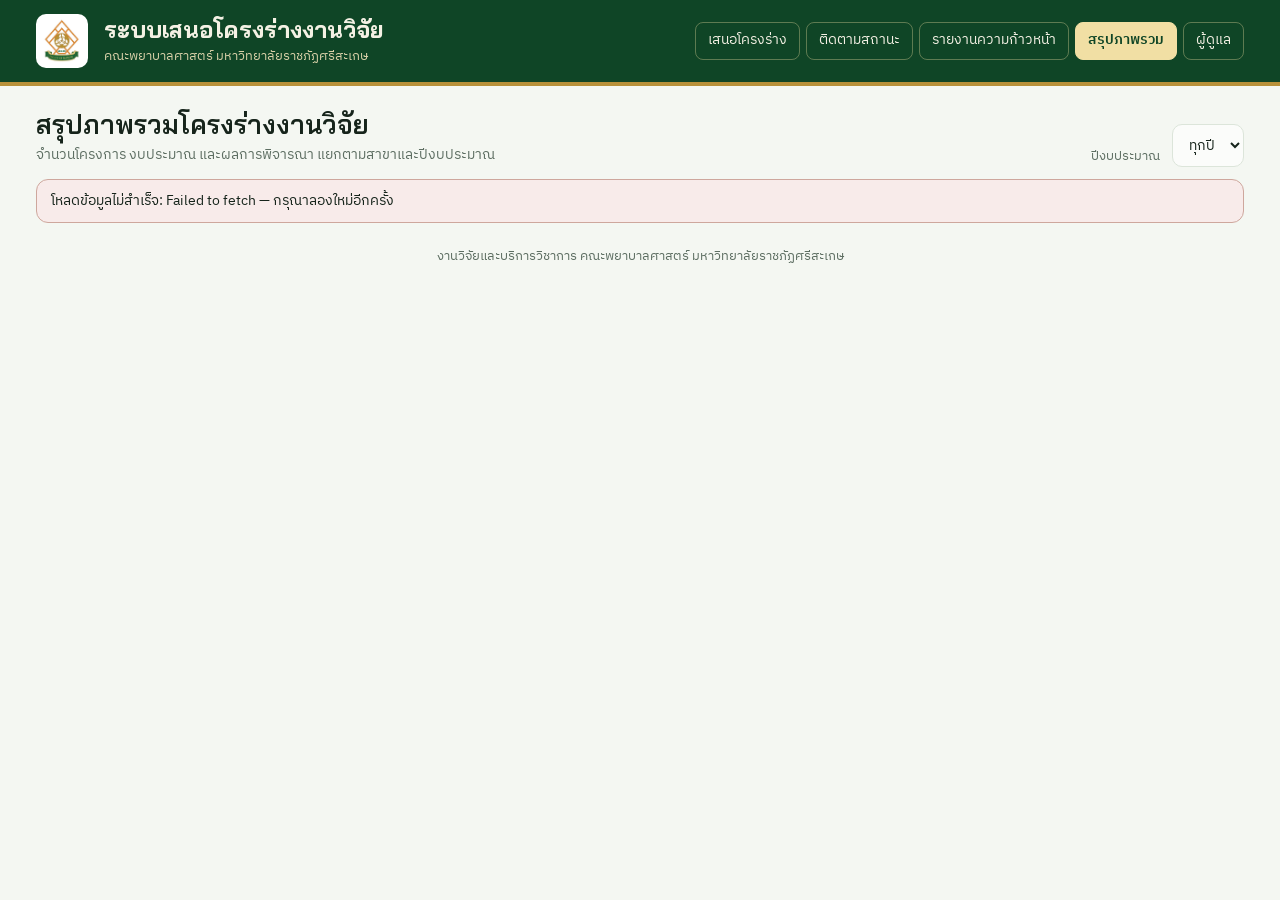
<file: dashboard.html>
<!doctype html>
<html lang="th">
<head>
<meta charset="utf-8">
<meta name="viewport" content="width=device-width, initial-scale=1, viewport-fit=cover">
<title>สรุปภาพรวมงานวิจัย | คณะพยาบาลศาสตร์ มรภ.ศรีสะเกษ</title>
<link rel="icon" href="logo.jpg">
<link rel="stylesheet" href="https://fonts.googleapis.com/css2?family=Bai+Jamjuree:wght@500;600;700&family=IBM+Plex+Sans+Thai:wght@400;500;600&display=swap">
<link rel="stylesheet" href="common.css">
<style>
.head{display:flex;gap:12px;align-items:flex-end;flex-wrap:wrap;padding-block:22px 12px}
.head h2{font-size:clamp(20px,2.6vw,26px)}
.head p{margin:2px 0 0;color:var(--muted);font-size:14px}
.head .sp{flex:1}
.head select{width:auto;padding:8px 12px;font-size:14px}
.kpis{display:grid;grid-template-columns:repeat(4,minmax(0,1fr));gap:12px}
@media (max-width:900px){.kpis{grid-template-columns:repeat(2,minmax(0,1fr))}}
.kpi{padding:16px 18px;display:flex;flex-direction:column;gap:2px;min-width:0}
.kpi span{font-size:13px;color:var(--muted)}
.kpi b{font-family:var(--f-display);font-size:30px;font-weight:600;font-variant-numeric:tabular-nums;line-height:1.2;overflow-wrap:anywhere}
.kpi small{font-size:12.5px;color:var(--muted)}
.kpi.accent{border-top:4px solid var(--gold)}
.panel{padding:18px 20px;min-width:0}
.panel h3{font-size:16px;margin-bottom:12px;display:flex;justify-content:space-between;gap:10px;align-items:baseline}
.panel h3 small{font-family:var(--f-body);font-weight:400;font-size:12.5px;color:var(--muted)}
.grid2{display:grid;grid-template-columns:repeat(2,minmax(0,1fr));gap:14px;margin-top:14px}
@media (max-width:900px){.grid2{grid-template-columns:minmax(0,1fr)}}
.stack{display:flex;height:18px;border-radius:99px;overflow:hidden;background:var(--soft);gap:2px}
.stack i{display:block;height:100%;background:var(--c)}
.legend{display:flex;flex-wrap:wrap;gap:8px 18px;margin-top:12px;font-size:13.5px}
.legend span{display:inline-flex;gap:6px;align-items:center}
.legend span::before{content:"";width:10px;height:10px;border-radius:3px;background:var(--c)}
.legend b{font-variant-numeric:tabular-nums}
.bars{display:flex;flex-direction:column;gap:9px}
.brow{display:grid;grid-template-columns:minmax(0,38%) minmax(0,1fr) auto;gap:10px;align-items:center;font-size:13.5px}
.brow .lb{overflow:hidden;text-overflow:ellipsis;white-space:nowrap}
.brow .tr{height:12px;background:var(--soft);border-radius:99px;overflow:hidden}
.brow .tr i{display:block;height:100%;background:var(--green);border-radius:99px;min-width:3px}
.brow .tr.gold i{background:var(--gold)}
.brow .v{font-variant-numeric:tabular-nums;text-align:right;white-space:nowrap}
.brow .v small{color:var(--muted);margin-left:6px}
.empty{padding:28px;text-align:center;color:var(--muted)}
.projects{margin-top:14px}
.ptools{display:flex;gap:10px;flex-wrap:wrap;margin-bottom:12px}
.ptools input{flex:1 1 240px}
.ptools select{width:auto;flex:0 0 auto}
.tbl{overflow-x:auto;border:1px solid var(--line);border-radius:12px}
table{border-collapse:collapse;width:100%;font-size:14px;min-width:760px}
th,td{padding:10px 12px;border-bottom:1px solid var(--line);text-align:left;vertical-align:top}
th{background:var(--soft);font-size:12.5px;color:var(--muted);font-weight:600;white-space:nowrap}
tbody tr:last-child td{border-bottom:0}
td.num{text-align:right;font-variant-numeric:tabular-nums;white-space:nowrap}
td .sub{color:var(--muted);font-size:12.5px}
.ref{font-family:var(--f-display);font-weight:600;color:var(--orange);white-space:nowrap}
.loading{padding:60px 0;text-align:center;color:var(--muted)}
.updated{font-size:12.5px;color:var(--muted);margin-top:10px;text-align:right}
</style>
</head>
<body>
<header class="crest">
  <div class="wrap">
    <img src="logo.jpg" alt="ตราคณะพยาบาลศาสตร์ มหาวิทยาลัยราชภัฏศรีสะเกษ">
    <div><h1>ระบบเสนอโครงร่างงานวิจัย</h1><p>คณะพยาบาลศาสตร์ มหาวิทยาลัยราชภัฏศรีสะเกษ</p></div>
    <nav class="topnav" aria-label="เมนูหลัก"><a href="./">เสนอโครงร่าง</a><a href="track.html">ติดตามสถานะ</a><a href="progress.html">รายงานความก้าวหน้า</a><a href="dashboard.html" aria-current="page">สรุปภาพรวม</a><a href="admin.html">ผู้ดูแล</a></nav>
  </div>
</header>

<main class="wrap">
  <div class="head">
    <div><h2>สรุปภาพรวมโครงร่างงานวิจัย</h2><p>จำนวนโครงการ งบประมาณ และผลการพิจารณา แยกตามสาขาและปีงบประมาณ</p></div>
    <span class="sp"></span>
    <label class="hint" for="fyF">ปีงบประมาณ</label>
    <select id="fyF"><option value="">ทุกปี</option></select>
  </div>
  <p class="mode" id="demoNote" hidden>โหมดตัวอย่าง: แสดงข้อมูลสมมติ ยังไม่ได้เชื่อมต่อฐานข้อมูล</p>
  <div id="out"><div class="loading">กำลังโหลดข้อมูล…</div></div>
  <footer>งานวิจัยและบริการวิชาการ คณะพยาบาลศาสตร์ มหาวิทยาลัยราชภัฏศรีสะเกษ</footer>
</main>

<script src="config.js"></script>
<script>
const $=s=>document.querySelector(s);
const API_URL=((window.APP_CONFIG||{}).API_URL||'').trim();
const DEMO=new URLSearchParams(location.search).has('demo')||!/^https:\/\/script\.google\.com\/macros\/s\/.+\/exec$/.test(API_URL);
const esc=v=>String(v??'').replace(/[&<>"]/g,c=>({'&':'&amp;','<':'&lt;','>':'&gt;','"':'&quot;'}[c]));
const baht=n=>(Number(n)||0).toLocaleString('th-TH',{maximumFractionDigits:0});
const fmtDate=s=>{if(!s)return'—';const d=new Date(s);return isNaN(d)?esc(s):d.toLocaleDateString('th-TH',{dateStyle:'medium'})};
const ST_COLORS={'รอพิจารณา':'var(--s-wait)','กำลังพิจารณา':'var(--s-review)','ให้แก้ไข':'var(--s-fix)','ผ่านการพิจารณา':'var(--s-pass)','ไม่ผ่านการพิจารณา':'var(--s-fail)'};
let DATA={statuses:Object.keys(ST_COLORS),proposals:[]};

function sample(){
  const F=['การพยาบาลอนามัยชุมชน','การพยาบาลผู้ใหญ่และผู้สูงอายุ','การพยาบาลเด็กและวัยรุ่น','การพยาบาลมารดา ทารก และการผดุงครรภ์','การพยาบาลสุขภาพจิตและจิตเวช'];
  const S=['รอพิจารณา','กำลังพิจารณา','ให้แก้ไข','ผ่านการพิจารณา','ผ่านการพิจารณา','ไม่ผ่านการพิจารณา','กำลังพิจารณา'];
  const FU=['ทุนงบประมาณรายได้ คณะพยาบาลศาสตร์','ทุนกองทุนส่งเสริมวิทยาศาสตร์ วิจัยและนวัตกรรม (ววน./FF)','ทุนงบประมาณรายได้ มหาวิทยาลัย (บ.กศ.)'];
  return S.map((s,i)=>({'เลขที่':`NUR-${i<5?2570:2569}-00${i+1}`,'วันเวลาที่ส่ง':new Date(Date.UTC(2026,9,1+i*4)).toISOString(),'สถานะ':s,'ปีงบประมาณ':i<5?'2570':'2569',
    'ชื่อโครงการ (ไทย)':'(ตัวอย่าง) โครงการวิจัยที่ '+(i+1),'แหล่งทุน':FU[i%3],'ประเภทการวิจัย':['วิจัยกึ่งทดลอง','วิจัยและพัฒนา (R&D)','วิจัยประยุกต์'][i%3],'สาขา':F[i%5],
    'คำนำหน้า':'อาจารย์','หัวหน้าโครงการ':'(ตัวอย่าง) ผู้วิจัย '+(i+1),'SDGs':'SDG 3 สุขภาพและความเป็นอยู่ที่ดี'+(i%2?', SDG 10 ลดความเหลื่อมล้ำ':''),
    'การลดความเหลื่อมล้ำทางสุขภาพ':['เป็นเป้าหมายหลักของโครงการ','มีส่วนเกี่ยวข้อง','ไม่เกี่ยวข้องโดยตรง'][i%3],'งบประมาณรวม':[19500,48000,35000,22000,60000,15000,28000][i]}));
}

const P=()=>DATA.proposals.filter(p=>!$('#fyF').value||String(p['ปีงบประมาณ'])===$('#fyF').value);
function group(list,keyFn){const m=new Map();list.forEach(p=>[].concat(keyFn(p)).filter(Boolean).forEach(k=>{const g=m.get(k)||{n:0,b:0};g.n++;g.b+=Number(p['งบประมาณรวม'])||0;m.set(k,g)}));return [...m.entries()].sort((a,b)=>b[1].n-a[1].n||b[1].b-a[1].b)}
function bars(entries,opt={}){
  if(!entries.length) return '<div class="empty">ยังไม่มีข้อมูล</div>';
  const max=Math.max(...entries.map(([,g])=>opt.byBudget?g.b:g.n),1);
  return `<div class="bars">${entries.slice(0,opt.limit||8).map(([k,g])=>{const v=opt.byBudget?g.b:g.n;return `<div class="brow" title="${esc(k)}"><span class="lb">${esc(k)}</span><span class="tr${opt.byBudget?' gold':''}"><i style="width:${v/max*100}%"></i></span><span class="v">${opt.byBudget?baht(g.b)+' บาท':g.n+' เรื่อง'}${opt.byBudget?'':`<small>${baht(g.b)} บาท</small>`}</span></div>`}).join('')}</div>`;
}

function render(){
  const L=P(), total=L.reduce((a,p)=>a+(Number(p['งบประมาณรวม'])||0),0);
  const cnt=s=>L.filter(p=>p['สถานะ']===s).length;
  const pass=cnt('ผ่านการพิจารณา'), open=cnt('รอพิจารณา')+cnt('กำลังพิจารณา')+cnt('ให้แก้ไข');
  const passBudget=L.filter(p=>p['สถานะ']==='ผ่านการพิจารณา').reduce((a,p)=>a+(Number(p['งบประมาณรวม'])||0),0);
  const fy=$('#fyF').value?'ปีงบประมาณ '+$('#fyF').value:'ทุกปีงบประมาณ';
  const stack=DATA.statuses.map(s=>({s,n:cnt(s)}));
  const byField=group(L,p=>p['สาขา']);
  $('#out').innerHTML=`
  <div class="kpis">
    <div class="card kpi accent"><span>โครงร่างทั้งหมด</span><b>${L.length}</b><small>${fy}</small></div>
    <div class="card kpi"><span>งบประมาณที่เสนอรวม</span><b>${baht(total)}</b><small>บาท · เฉลี่ย ${baht(L.length?total/L.length:0)} บาท/เรื่อง</small></div>
    <div class="card kpi"><span>ผ่านการพิจารณา</span><b>${pass}</b><small>${L.length?Math.round(pass/L.length*100):0}% · ${baht(passBudget)} บาท</small></div>
    <div class="card kpi"><span>อยู่ระหว่างดำเนินการ</span><b>${open}</b><small>รอ ${cnt('รอพิจารณา')} · พิจารณา ${cnt('กำลังพิจารณา')} · แก้ไข ${cnt('ให้แก้ไข')}</small></div>
  </div>
  <div class="card panel" style="margin-top:14px"><h3>ผลการพิจารณา <small>${L.length} เรื่อง</small></h3>
    ${L.length?`<div class="stack">${stack.filter(x=>x.n).map(x=>`<i style="--c:${ST_COLORS[x.s]};width:${x.n/L.length*100}%" title="${esc(x.s)} ${x.n}"></i>`).join('')}</div>
    <div class="legend">${stack.map(x=>`<span style="--c:${ST_COLORS[x.s]}">${esc(x.s)} <b>${x.n}</b></span>`).join('')}</div>`:'<div class="empty">ยังไม่มีโครงร่างที่ส่งเข้ามา</div>'}
  </div>
  <div class="grid2">
    <div class="card panel"><h3>จำนวนโครงการตามสาขา <small>เรื่อง · งบประมาณ</small></h3>${bars(byField)}</div>
    <div class="card panel"><h3>งบประมาณตามสาขา <small>บาท</small></h3>${bars(byField.slice().sort((a,b)=>b[1].b-a[1].b),{byBudget:true})}</div>
    <div class="card panel"><h3>จำนวนโครงการตามปีงบประมาณ <small>ทุกปี</small></h3>${bars(group(DATA.proposals,p=>p['ปีงบประมาณ']?'ปีงบประมาณ '+p['ปีงบประมาณ']:'').sort((a,b)=>b[0].localeCompare(a[0])))}</div>
    <div class="card panel"><h3>งบประมาณตามปีงบประมาณ <small>บาท</small></h3>${bars(group(DATA.proposals,p=>p['ปีงบประมาณ']?'ปีงบประมาณ '+p['ปีงบประมาณ']:'').sort((a,b)=>b[0].localeCompare(a[0])),{byBudget:true})}</div>
    <div class="card panel"><h3>ตามแหล่งทุน</h3>${bars(group(L,p=>p['แหล่งทุน']))}</div>
    <div class="card panel"><h3>ประเภทการวิจัย</h3>${bars(group(L,p=>p['ประเภทการวิจัย']))}</div>
    <div class="card panel"><h3>การลดความเหลื่อมล้ำทางสุขภาพ</h3>${bars(group(L,p=>p['การลดความเหลื่อมล้ำทางสุขภาพ']))}</div>
    <div class="card panel"><h3>เป้าหมาย SDGs <small>นับซ้ำได้</small></h3>${bars(group(L,p=>String(p['SDGs']||'').split(/,\s*/).map(s=>s.trim()).filter(Boolean)))}</div>
  </div>
  <section class="card panel projects">
    <h3>รายชื่อโครงการ <small id="pcount"></small></h3>
    <div class="ptools">
      <input type="search" id="q" placeholder="ค้นหาชื่อโครงการ เลขที่ หรือหัวหน้าโครงการ" aria-label="ค้นหาโครงการ">
      <select id="stF" aria-label="กรองสถานะ"><option value="">ทุกสถานะ</option>${DATA.statuses.map(s=>`<option>${esc(s)}</option>`).join('')}</select>
      <select id="fdF" aria-label="กรองสาขา"><option value="">ทุกสาขา</option>${[...new Set(L.map(p=>p['สาขา']).filter(Boolean))].sort().map(f=>`<option>${esc(f)}</option>`).join('')}</select>
    </div>
    <div class="tbl"><table><thead><tr><th>เลขที่</th><th>ชื่อโครงการ</th><th>หัวหน้าโครงการ</th><th>สาขา</th><th style="text-align:right">งบประมาณ (บาท)</th><th>สถานะ</th></tr></thead><tbody id="rows"></tbody></table></div>
  </section>
  ${DATA.updated?`<p class="updated">ข้อมูล ณ ${new Date(DATA.updated).toLocaleString('th-TH',{dateStyle:'medium',timeStyle:'short'})}</p>`:''}`;
  ['q','stF','fdF'].forEach(id=>$('#'+id).addEventListener('input',rows));
  rows();
}
function rows(){
  const q=$('#q').value.trim().toLowerCase(), st=$('#stF').value, fd=$('#fdF').value;
  const L=P().filter(p=>(!st||p['สถานะ']===st)&&(!fd||p['สาขา']===fd)&&(!q||[p['เลขที่'],p['ชื่อโครงการ (ไทย)'],p['หัวหน้าโครงการ']].join(' ').toLowerCase().includes(q)))
    .sort((a,b)=>String(b['วันเวลาที่ส่ง']).localeCompare(String(a['วันเวลาที่ส่ง'])));
  $('#pcount').textContent=`${L.length} เรื่อง · ${baht(L.reduce((a,p)=>a+(Number(p['งบประมาณรวม'])||0),0))} บาท`;
  $('#rows').innerHTML=L.map(p=>`<tr><td class="ref">${esc(p['เลขที่'])}</td><td>${esc(p['ชื่อโครงการ (ไทย)'])}<div class="sub">${esc(p['แหล่งทุน']||'')} · ส่งเมื่อ ${fmtDate(p['วันเวลาที่ส่ง'])}</div></td><td>${esc(((p['คำนำหน้า']||'')+' '+(p['หัวหน้าโครงการ']||'')).trim())}</td><td>${esc(p['สาขา']||'')}</td><td class="num">${baht(p['งบประมาณรวม'])}</td><td><span class="pill s-${esc(p['สถานะ'])}">${esc(p['สถานะ'])}</span></td></tr>`).join('')
    ||'<tr><td colspan="6" class="empty">ไม่พบโครงการตามเงื่อนไข</td></tr>';
}
function fillFY(){
  const fys=[...new Set(DATA.proposals.map(p=>String(p['ปีงบประมาณ'])).filter(v=>v&&v!=='undefined'))].sort().reverse();
  $('#fyF').innerHTML='<option value="">ทุกปี</option>'+fys.map(f=>`<option>${esc(f)}</option>`).join('');
}
$('#fyF').addEventListener('change',render);

(async()=>{
  if(DEMO){DATA={statuses:Object.keys(ST_COLORS),proposals:sample()};$('#demoNote').hidden=false;fillFY();render();return}
  try{
    const r=await fetch(API_URL,{method:'POST',headers:{'Content-Type':'text/plain;charset=utf-8'},body:JSON.stringify({action:'summary'})});
    const j=await r.json(); if(!j.ok) throw new Error(j.error||'โหลดข้อมูลไม่สำเร็จ');
    DATA=j.result; fillFY(); render();
  }catch(e){$('#out').innerHTML=`<div class="err">โหลดข้อมูลไม่สำเร็จ: ${esc(e.message)} — กรุณาลองใหม่อีกครั้ง</div>`}
})();
</script>
</body>
</html>
</file>
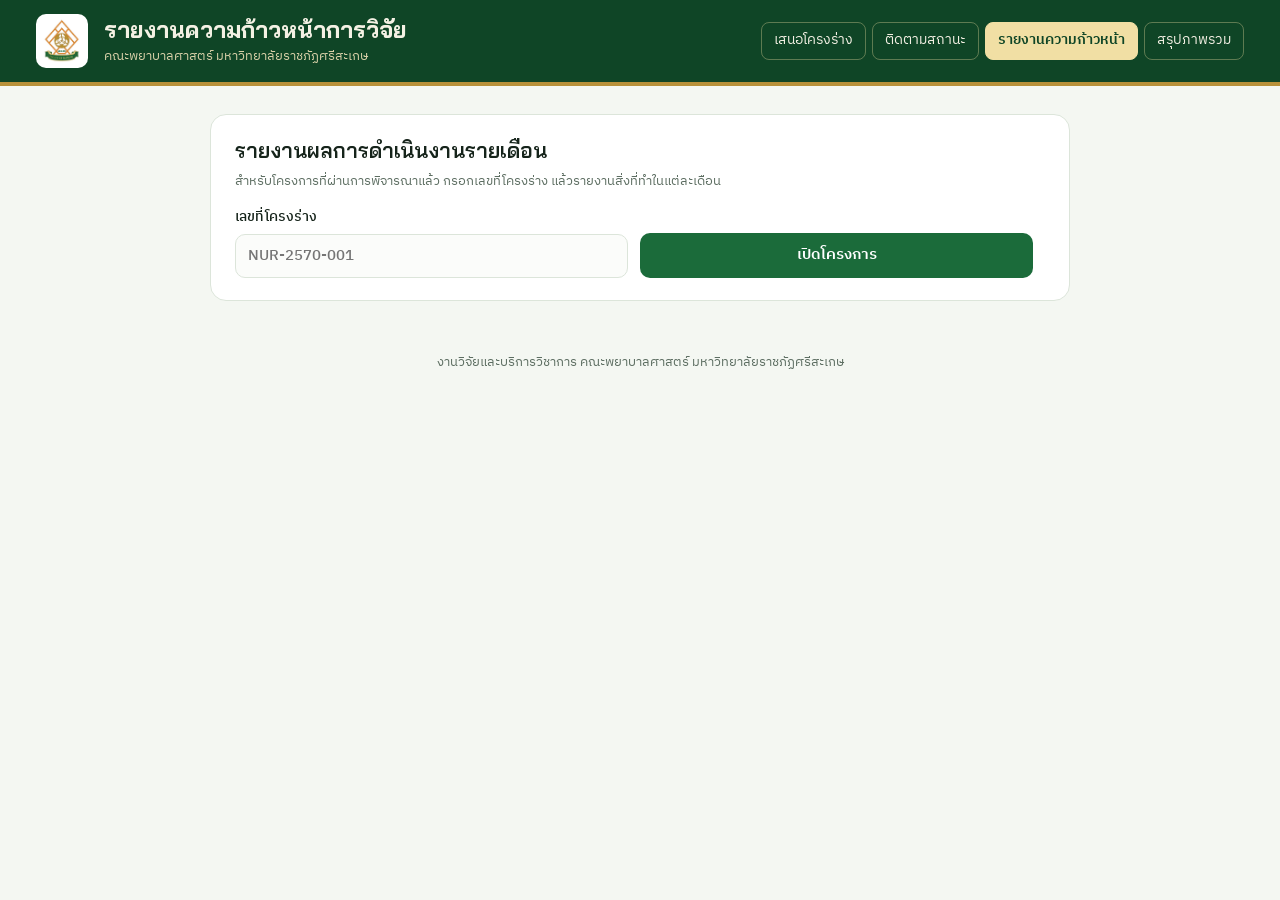
<file: progress.html>
<!doctype html>
<html lang="th">
<head>
<meta charset="utf-8">
<meta name="viewport" content="width=device-width, initial-scale=1, viewport-fit=cover">
<title>รายงานความก้าวหน้าการวิจัย | คณะพยาบาลศาสตร์ มรภ.ศรีสะเกษ</title>
<link rel="icon" href="logo.jpg">
<link rel="stylesheet" href="https://fonts.googleapis.com/css2?family=Bai+Jamjuree:wght@500;600;700&family=IBM+Plex+Sans+Thai:wght@400;500;600&display=swap">
<link rel="stylesheet" href="common.css">
<style>
.main{max-width:860px;margin:0 auto;padding-block:28px 10px;display:flex;flex-direction:column;gap:18px}
.lookup{padding:22px 24px;display:grid;grid-template-columns:1fr 1fr auto;gap:12px;align-items:end}
.lookup h2{grid-column:1/-1;font-size:21px}
.lookup p{grid-column:1/-1;margin:-6px 0 4px}
@media (max-width:640px){.lookup{grid-template-columns:1fr;padding:18px 16px}}
.box{padding:22px 24px}
@media (max-width:640px){.box{padding:18px 16px}}
.box h3{font-size:17px;margin-bottom:12px}
.r-ref{font-family:var(--f-display);color:var(--orange);font-weight:600;letter-spacing:.03em}
.r-title{font-size:19px;margin-top:2px}
.r-head{display:flex;gap:12px;align-items:flex-start;justify-content:space-between;flex-wrap:wrap}
.meta{display:grid;grid-template-columns:repeat(3,minmax(0,1fr));gap:10px;margin:16px 0}
.meta div{background:var(--soft);border-radius:10px;padding:10px 12px;font-size:13px;color:var(--muted);min-width:0}
.meta b{display:block;color:var(--ink);font-size:15px;font-weight:600;font-variant-numeric:tabular-nums;overflow-wrap:anywhere}
@media (max-width:560px){.meta{grid-template-columns:1fr}}
.cmp{display:flex;flex-direction:column;gap:8px;margin-top:4px}
.cmp .row{display:grid;grid-template-columns:150px minmax(0,1fr) 52px;gap:10px;align-items:center;font-size:13.5px}
.cmp .tr{height:12px;border-radius:99px;background:var(--soft);overflow:hidden}
.cmp .tr i{display:block;height:100%;border-radius:99px;background:var(--green)}
.cmp .tr.plan i{background:var(--gold)}
.cmp b{font-variant-numeric:tabular-nums;text-align:right}
@media (max-width:560px){.cmp .row{grid-template-columns:110px minmax(0,1fr) 46px}}
.months{display:grid;grid-template-columns:repeat(6,minmax(0,1fr));gap:8px;margin-top:16px}
@media (max-width:640px){.months{grid-template-columns:repeat(4,minmax(0,1fr))}}
@media (max-width:380px){.months{grid-template-columns:repeat(3,minmax(0,1fr))}}
.mo{border:1.5px solid var(--line);border-radius:10px;padding:7px 6px;text-align:center;font-size:12px;color:var(--muted);background:var(--paper);cursor:pointer;font:inherit;line-height:1.35}
.mo b{display:block;font-size:13px;color:var(--ink)}
.mo.done{border-color:var(--green);background:color-mix(in srgb,var(--green) 10%,var(--paper))}
.mo.done b{color:var(--green)}
.mo.miss{border-color:var(--danger);border-style:dashed}
.mo.miss b{color:var(--danger)}
.mo.now{box-shadow:0 0 0 3px color-mix(in srgb,var(--orange) 35%,transparent)}
.mo.future{opacity:.55;cursor:default}
.legend{display:flex;gap:14px;flex-wrap:wrap;font-size:12.5px;color:var(--muted);margin-top:10px}
.legend span::before{content:"";display:inline-block;width:10px;height:10px;border-radius:3px;margin-right:5px;vertical-align:-1px;border:1.5px solid var(--c);background:var(--b,transparent)}
form.rep{display:flex;flex-direction:column;gap:14px}
.grid2{display:grid;grid-template-columns:repeat(2,minmax(0,1fr));gap:12px}
@media (max-width:560px){.grid2{grid-template-columns:minmax(0,1fr)}}
.pct{display:flex;gap:12px;align-items:center}
.pct input[type=range]{flex:1;accent-color:var(--green)}
.pct input[type=number]{width:90px}
.acts{width:100%;border-collapse:collapse;font-size:14px}
.acts th,.acts td{padding:8px 10px;border-bottom:1px solid var(--line);text-align:left;vertical-align:middle}
.acts th{font-size:12.5px;color:var(--muted);font-weight:600;background:var(--soft)}
.acts tr.plan td:first-child{box-shadow:inset 3px 0 0 var(--orange)}
.acts select{padding:6px 8px;font-size:14px}
.acts .pm{font-size:12px;color:var(--muted)}
.acts{min-width:760px}
.acts th.mh,.acts td.mc{width:30px;padding:6px 2px;text-align:center;font-size:12px;font-variant-numeric:tabular-nums}
.acts th.mh.now{color:var(--orange)}
.acts td.mc{border-left:1px solid var(--line)}
.acts td.mc.now{background:color-mix(in srgb,var(--orange) 8%,transparent)}
.mc i{display:block;height:14px;border-radius:3px;margin:0 2px}
.mc i.on{background:var(--green)}
.mc button{display:block;width:100%;height:22px;border:1px dashed var(--line);border-radius:4px;background:transparent;cursor:pointer;padding:0}
.mc button[aria-pressed="true"]{background:var(--green);border:1px solid var(--green)}
.acts td.nm{min-width:220px}
.acts td.nm input{padding:6px 8px;font-size:14px}
.acts .extra td.nm{display:flex;gap:6px;align-items:center}
.acts .del{border:0;background:transparent;color:var(--danger);font-size:18px;cursor:pointer;padding:0 4px;line-height:1}
.addact{margin-top:8px}
.tag{display:inline-block;font-size:11.5px;font-weight:600;color:var(--orange);background:color-mix(in srgb,var(--orange) 12%,var(--paper));border-radius:99px;padding:1px 8px;margin-left:6px}
.scroll{overflow-x:auto;border:1px solid var(--line);border-radius:12px}
.evi{display:flex;gap:8px}
.evi input{flex:1}
.req{color:var(--danger)}
input[type=number]{font:inherit;font-size:15px;color:var(--ink);background:var(--field);border:1.5px solid var(--line);border-radius:10px;padding:9px 12px;width:100%;min-width:0}
.pct input[type=range]{height:24px;min-width:0;margin:0;padding:0;background:transparent;border:0}
.lbl{display:flex;gap:4px}
.actions{display:flex;gap:10px;justify-content:flex-end;flex-wrap:wrap;align-items:center}
.actions .hint{margin-right:auto}
.notice{padding:14px 16px;border-radius:12px;background:color-mix(in srgb,var(--gold) 12%,var(--paper));border:1px solid color-mix(in srgb,var(--gold) 40%,var(--line))}
.reports{display:flex;flex-direction:column;gap:12px}
.rp{border:1px solid var(--line);border-radius:14px;padding:14px 16px;background:var(--paper)}
.rp-h{display:flex;gap:10px;align-items:center;flex-wrap:wrap}
.rp-h .m{font-family:var(--f-display);font-weight:600;font-size:16px}
.rp-h .p{font-variant-numeric:tabular-nums;font-weight:600;color:var(--green)}
.rp-h .sp{flex:1}
.rp dl{display:grid;grid-template-columns:150px minmax(0,1fr);gap:4px 12px;margin:10px 0 0;font-size:14px}
.rp dt{color:var(--muted)}
.rp dd{margin:0;white-space:pre-wrap;overflow-wrap:anywhere}
@media (max-width:560px){.rp dl{grid-template-columns:minmax(0,1fr)}.rp dt{margin-top:6px}}
.eval{margin-top:10px;padding:10px 12px;border-radius:10px;background:var(--soft);font-size:14px}
.r-ok{--c:var(--s-pass)}.r-fast{--c:var(--s-review)}.r-slow{--c:var(--s-fix)}.r-bad{--c:var(--s-fail)}.r-wait{--c:var(--muted)}
textarea{resize:vertical;overflow-y:auto}
</style>
</head>
<body>
<header class="crest">
  <div class="wrap">
    <img src="logo.jpg" alt="ตราคณะพยาบาลศาสตร์ มหาวิทยาลัยราชภัฏศรีสะเกษ">
    <div><h1>รายงานความก้าวหน้าการวิจัย</h1><p>คณะพยาบาลศาสตร์ มหาวิทยาลัยราชภัฏศรีสะเกษ</p></div>
    <nav class="topnav" aria-label="เมนูหลัก"><a href="./">เสนอโครงร่าง</a><a href="track.html">ติดตามสถานะ</a><a href="progress.html" aria-current="page">รายงานความก้าวหน้า</a><a href="dashboard.html">สรุปภาพรวม</a></nav>
  </div>
</header>

<div class="wrap">
  <main class="main">
    <form class="card lookup" id="f">
      <h2>รายงานผลการดำเนินงานรายเดือน</h2>
      <p class="hint">สำหรับโครงการที่ผ่านการพิจารณาแล้ว กรอกเลขที่โครงร่าง แล้วรายงานสิ่งที่ทำในแต่ละเดือน</p>
      <label class="f">เลขที่โครงร่าง<input type="text" id="ref" autocomplete="off" placeholder="NUR-2570-001" required></label>
      <button class="btn btn-p" id="go" type="submit">เปิดโครงการ</button>
    </form>
    <div id="out" aria-live="polite"></div>
  </main>
  <footer>งานวิจัยและบริการวิชาการ คณะพยาบาลศาสตร์ มหาวิทยาลัยราชภัฏศรีสะเกษ</footer>
</div>
<div class="toast" id="toast" role="status"></div>

<script src="config.js"></script>
<script>
const $=s=>document.querySelector(s), $$=s=>[...document.querySelectorAll(s)];
const API_URL=((window.APP_CONFIG||{}).API_URL||'').trim();
const LIVE=/^https:\/\/script\.google\.com\/macros\/s\/.+\/exec$/.test(API_URL);
const esc=v=>String(v??'').replace(/[&<>"]/g,c=>({'&':'&amp;','<':'&lt;','>':'&gt;','"':'&quot;'}[c]));
const baht=n=>(Number(n)||0).toLocaleString('th-TH',{maximumFractionDigits:0});
const fmtDate=s=>{if(!s)return'—';const d=new Date(s);return isNaN(d)?esc(s):d.toLocaleString('th-TH',{dateStyle:'medium',timeStyle:'short'})};
function toast(t){const el=$('#toast');el.textContent=t;el.classList.add('on');clearTimeout(toast.t);toast.t=setTimeout(()=>el.classList.remove('on'),3000)}
async function api(action,data){
  const r=await fetch(API_URL,{method:'POST',headers:{'Content-Type':'text/plain;charset=utf-8'},body:JSON.stringify({action,data:data||{}})});
  const j=await r.json(); if(!j.ok) throw new Error(j.error||'เกิดข้อผิดพลาด'); return j.result;
}
const ss={get(k){try{return sessionStorage.getItem(k)}catch(e){return null}},set(k,v){try{sessionStorage.setItem(k,v)}catch(e){}}};

/* ---------- เดือน ---------- */
const nowKey=()=>{const d=new Date();return d.getFullYear()+'-'+String(d.getMonth()+1).padStart(2,'0')};
const addM=(k,n)=>{const [y,m]=k.split('-').map(Number);const d=new Date(y,m-1+n,1);return d.getFullYear()+'-'+String(d.getMonth()+1).padStart(2,'0')};
const diffM=(a,b)=>{const [y1,m1]=a.split('-').map(Number),[y2,m2]=b.split('-').map(Number);return (y2-y1)*12+(m2-m1)};
const thM=(k,long)=>{if(!/^\d{4}-\d{2}$/.test(k||''))return k||'—';const [y,m]=k.split('-').map(Number);return new Date(y,m-1,1).toLocaleDateString('th-TH',{month:long?'long':'short',year:'numeric'})};
const RCLS={'เป็นไปตามแผน':'r-ok','เร็วกว่าแผน':'r-fast','ล่าช้าเล็กน้อย':'r-slow','ล่าช้ามาก ต้องเร่งรัด':'r-bad'};

let P=null, AUTH=null;

/* ---------- ข้อมูลตัวอย่าง (เมื่อยังไม่เชื่อมฐานข้อมูล) ---------- */
function sample(ref){
  const s=addM(nowKey(),-3);
  return {ref,title:'(ตัวอย่าง) ผลของโปรแกรมส่งเสริมการรับรู้ความสามารถของตนเองต่อพฤติกรรมการดูแลผู้สูงอายุติดเตียงของ อสม.',lead:'อาจารย์ (ตัวอย่าง) สมใจ ใจดี',status:'ผ่านการพิจารณา',fy:'2570',total:19500,start:s,months:12,canReport:true,actStatuses:['ยังไม่เริ่ม','กำลังดำเนินการ','เสร็จแล้ว'],
    activities:[{name:'ทบทวนวรรณกรรมและพัฒนาเครื่องมือ',months:[1,2,3]},{name:'ขอรับรองจริยธรรม',months:[3,4]},{name:'ดำเนินโปรแกรมและเก็บข้อมูล',months:[5,6,7,8]},{name:'วิเคราะห์ข้อมูลและเขียนรายงาน',months:[9,10,11,12]}],
    reports:[{month:s,percent:8,sent:new Date(Date.now()-80*864e5).toISOString(),acts:[{name:'ทบทวนวรรณกรรมและพัฒนาเครื่องมือ',status:'กำลังดำเนินการ'}],done:'ทบทวนวรรณกรรม 25 เรื่อง ร่างแบบสอบถาม',problems:'',next:'ส่งผู้ทรงคุณวุฒิตรวจเครื่องมือ',spent:0,evidence:'',rating:'เป็นไปตามแผน',comment:'ดำเนินการได้ดี',reviewed:new Date().toISOString()},
      {month:addM(s,1),percent:15,sent:new Date(Date.now()-50*864e5).toISOString(),acts:[{name:'ทบทวนวรรณกรรมและพัฒนาเครื่องมือ',status:'กำลังดำเนินการ'}],done:'ผู้ทรงคุณวุฒิตรวจเครื่องมือครบ 3 ท่าน ปรับแก้ตามข้อเสนอแนะ',problems:'ผู้ทรงคุณวุฒิส่งกลับล่าช้า 1 ท่าน',next:'ทดลองใช้เครื่องมือและยื่นจริยธรรม',spent:3000,evidence:'',rating:'',comment:'',reviewed:''}]};
}

/* ---------- แสดงผล ---------- */
/* ปีงบ/ทุนส่วนใหญ่ 1 ปี: แสดงอย่างน้อย 12 เดือนเสมอ (ถ้าโครงการยาวกว่า แสดงตามจริง) */
const MIN_MONTHS=12;
function normalize(){
  P.planMonths=+P.months||0;
  P.months=Math.max(P.planMonths,MIN_MONTHS);
  if(!/^\d{4}-\d{2}$/.test(P.start||'')) P.start=(P.reports[0]&&P.reports[0].month)||nowKey();
}
function expected(){if(!P.months||!P.start)return 0;const i=Math.min(Math.max(diffM(P.start,nowKey())+1,0),P.months);return Math.round(i/P.months*100)}
function latest(){return P.reports.length?P.reports[P.reports.length-1]:null}
function render(){
  normalize();
  const last=latest(), exp=expected(), endK=P.months?addM(P.start,P.months-1):'';
  const spent=P.reports.reduce((a,r)=>a+(+r.spent||0),0);
  const byM=Object.fromEntries(P.reports.map(r=>[r.month,r]));
  const months=P.months&&P.start?Array.from({length:P.months},(_,i)=>addM(P.start,i)):[];
  const now=nowKey();
  $('#out').innerHTML=`
  ${LIVE?'':'<p class="mode">โหมดทดลอง: แสดงข้อมูลตัวอย่าง ยังไม่ได้บันทึกจริง</p>'}
  <section class="card box">
    <div class="r-head"><div style="min-width:0"><div class="r-ref">${esc(P.ref)}</div><h3 class="r-title">${esc(P.title)}</h3></div><span class="pill s-${esc(P.status)}">${esc(P.status)}</span></div>
    <div class="meta"><div>หัวหน้าโครงการ<b>${esc(P.lead)}</b></div><div>ระยะเวลาโครงการ<b>${P.months?`${thM(P.start)} – ${thM(endK)} (${P.months} เดือน)`:'—'}</b></div><div>ใช้งบประมาณแล้ว (ตามรายงาน)<b>${baht(spent)} / ${baht(P.total)} บาท</b></div></div>
    <div class="cmp">
      <div class="row"><span>ความก้าวหน้าที่รายงาน</span><span class="tr"><i style="width:${last?last.percent:0}%"></i></span><b>${last?last.percent:0}%</b></div>
      <div class="row"><span>ตามแผน ณ เดือนนี้</span><span class="tr plan"><i style="width:${exp}%"></i></span><b>${exp}%</b></div>
    </div>
    ${months.length?`<div class="months">${months.map((k,i)=>{const r=byM[k];const fut=diffM(now,k)>0;const miss=!r&&diffM(k,now)>0;return `<button type="button" class="mo ${r?'done':miss?'miss':''} ${k===now?'now':''} ${fut&&!r?'future':''}" data-m="${k}" ${fut&&!r?'disabled':''} title="${thM(k,1)}">เดือนที่ ${i+1}<b>${r?r.percent+'%':miss?'ยังไม่รายงาน':thM(k)}</b></button>`}).join('')}</div>
    <div class="legend"><span style="--c:var(--green);--b:color-mix(in srgb,var(--green) 15%,transparent)">รายงานแล้ว</span><span style="--c:var(--danger)">ยังไม่รายงาน</span><span style="--c:var(--orange)">เดือนปัจจุบัน</span></div>`:''}
  </section>
  ${P.canReport?formHtml(months):`<div class="notice">รายงานความก้าวหน้าได้เมื่อโครงร่าง<b>ผ่านการพิจารณา</b>แล้ว · สถานะปัจจุบัน: <span class="pill s-${esc(P.status)}">${esc(P.status)}</span></div>`}
  <section class="card box"><h3>รายงานที่ส่งแล้ว (${P.reports.length})</h3>
    <div class="reports">${P.reports.slice().reverse().map(r=>`<article class="rp">
      <div class="rp-h"><span class="m">${thM(r.month,1)}</span><span class="p">${r.percent}%</span><span class="sp"></span>
        <span class="pill ${RCLS[r.rating]||'r-wait'}">${esc(r.rating||'รอผู้ติดตามประเมิน')}</span>
        ${P.canReport?`<button class="btn btn-g btn-s" type="button" data-edit="${esc(r.month)}">แก้ไข</button>`:''}</div>
      <dl>
        ${(r.acts||[]).length?`<dt>สถานะกิจกรรม</dt><dd>${r.acts.map(a=>`${esc(a.name)} — <b>${esc(a.status)}</b>`).join('\n')}</dd>`:''}
        <dt>ผลการดำเนินงาน</dt><dd>${esc(r.done||'—')}</dd>
        ${r.problems?`<dt>ปัญหาและอุปสรรค</dt><dd>${esc(r.problems)}</dd>`:''}
        ${r.next?`<dt>แผนเดือนถัดไป</dt><dd>${esc(r.next)}</dd>`:''}
        ${+r.spent?`<dt>งบประมาณที่ใช้</dt><dd>${baht(r.spent)} บาท</dd>`:''}
        ${r.evidence?`<dt>หลักฐาน</dt><dd><a href="${esc(r.evidence)}" target="_blank" rel="noopener" style="color:var(--green)">${esc(r.evidence)}</a></dd>`:''}
        <dt>ส่งเมื่อ</dt><dd>${fmtDate(r.sent)}</dd>
      </dl>
      ${r.rating?`<div class="eval"><b>ผลการติดตาม:</b> ${esc(r.rating)}${r.comment?`<br>${esc(r.comment).replace(/\n/g,'<br>')}`:''}<div class="hint">ประเมินเมื่อ ${fmtDate(r.reviewed)}</div></div>`:''}
    </article>`).join('')||'<p class="hint">ยังไม่มีรายงาน</p>'}</div>
  </section>`;
  if(P.canReport){bindForm();const def=months.includes(now)?now:(months.filter(k=>diffM(k,now)>=0).pop()||months[0]);loadMonth(def)}
}
function formHtml(months){
  const opts=months.map((k,i)=>`<option value="${k}" ${diffM(nowKey(),k)>0?'disabled':''}>เดือนที่ ${i+1} · ${thM(k,1)}${P.reports.some(r=>r.month===k)?' ✓ รายงานแล้ว':''}</option>`).join('');
  return `<section class="card box" id="formBox"><h3>รายงานผลการดำเนินงานประจำเดือน</h3>
  <form class="rep" id="rep">
    <div class="grid2">
      <label class="f"><span class="lbl">งวดรายงาน <span class="req">*</span></span><select id="month">${opts}</select></label>
      <label class="f"><span class="lbl">ความก้าวหน้าโดยรวมของโครงการ (%) <span class="req">*</span></span><span class="pct"><input type="range" id="pr" min="0" max="100" step="1"><input type="number" id="pn" min="0" max="100" step="1" required></span></label>
    </div>
    <div><p class="f" style="margin:0 0 6px;font-weight:500;font-size:13.5px">สถานะกิจกรรมตามแผน <span class="hint">· แถบสีส้ม = กิจกรรมตามแผนของเดือนนี้</span></p>
      <div class="scroll"><table class="acts"><thead id="actsHead"></thead><tbody id="acts"></tbody></table></div>
      <button class="btn btn-g btn-s addact" type="button" id="addAct">+ เพิ่มกิจกรรม</button> <span class="hint">เพิ่มกิจกรรมที่ไม่มีในแผน หรือกิจกรรมเดือนที่ 9–12 แล้วแตะช่องเดือนเพื่อกำหนดช่วงเวลา</span></div>
    <label class="f"><span class="lbl">ผลการดำเนินงานในเดือนนี้ <span class="req">*</span></span><textarea id="done" placeholder="สิ่งที่ทำได้ในเดือนนี้ เช่น เก็บข้อมูลได้ 30 ราย, ผ่านการรับรองจริยธรรมแล้ว"></textarea></label>
    <div class="grid2">
      <label class="f">ปัญหาและอุปสรรค<textarea id="problems" style="min-height:80px" placeholder="ถ้าไม่มีให้เว้นว่าง"></textarea></label>
      <label class="f">แผนการดำเนินงานเดือนถัดไป<textarea id="next" style="min-height:80px"></textarea></label>
    </div>
    <div class="grid2">
      <label class="f">งบประมาณที่ใช้ในเดือนนี้ (บาท)<input type="number" id="spent" min="0" step="1" placeholder="0"></label>
      <label class="f">ลิงก์หลักฐาน (ภาพกิจกรรม, รายงาน, ใบรับรอง)<span class="evi"><input type="text" id="evidence" placeholder="https://drive.google.com/…"><button class="btn btn-g btn-s" type="button" id="up">⬆ อัปโหลด</button><input type="file" id="file" hidden accept=".pdf,.doc,.docx,.xls,.xlsx,.jpg,.jpeg,.png"></span></label>
    </div>
    <div class="actions"><span class="hint"><span id="editNote"></span> <span id="autoNote" style="color:var(--brand,#1e7a45)"></span></span><button class="btn btn-p" type="submit" id="send">ส่งรายงานเดือนนี้</button></div>
  </form></section>`;
}
/* ---------- ร่างรายงาน: จำข้อความที่กรอกไว้ในเครื่อง ไม่ให้หาย ---------- */
const dKey=k=>`nurs-progress-draft:${P.ref}:${k}`;
function formState(){syncRows();return {pn:$('#pn').value,done:$('#done').value,problems:$('#problems').value,next:$('#next').value,spent:$('#spent').value,evidence:$('#evidence').value,rows:ROWS,at:Date.now()}}
let CURM='', pDirty=false;
function saveLocal(){const k=CURM;if(!k||!P||!pDirty||!$('#rep'))return;try{localStorage.setItem(dKey(k),JSON.stringify(formState()));pDirty=false;const tm=new Date().toLocaleTimeString('th-TH',{hour:'2-digit',minute:'2-digit',second:'2-digit'});$('#autoNote').textContent=`✓ บันทึกร่างอัตโนมัติ ${tm} น.`}catch(e){}}
function schedule(){pDirty=true;clearTimeout(schedule.t);schedule.t=setTimeout(saveLocal,700)}
function readLocal(k){try{return JSON.parse(localStorage.getItem(dKey(k))||'null')}catch(e){return null}}
function dropLocal(k){try{localStorage.removeItem(dKey(k))}catch(e){}}
function grow(t){if(!t||t.tagName!=='TEXTAREA')return;t.style.height='auto';t.style.height=Math.min(t.scrollHeight+4,Math.max(innerHeight*.7,320))+'px'}
function loadMonth(k){
  if(!k) return; clearTimeout(schedule.t); saveLocal(); CURM=k; pDirty=false; $('#month').value=k;
  const r=P.reports.find(x=>x.month===k), prev=P.reports.filter(x=>x.month<k).pop();
  const src=r||prev, idx=diffM(P.start,k)+1;
  $('#pn').value=$('#pr').value=r?r.percent:(prev?prev.percent:0);
  const planNames=new Set((P.activities||[]).map(a=>a.name));
  const st={}; ROWS=(P.activities||[]).map(a=>({name:a.name,months:(a.months||[]).slice(),plan:true,status:''}));
  ((src&&src.acts)||[]).forEach(a=>{const x=parseExtra(a.name);if(planNames.has(a.name))st[a.name]=a.status;else ROWS.push({name:x.name,months:x.months,plan:false,status:a.status})});
  ROWS.forEach(r=>{if(r.plan)r.status=st[r.name]||P.actStatuses[0]});
  CUR=idx; renderActs();
  ['done','problems','next','evidence'].forEach(id=>$('#'+id).value=r?(r[id]||''):'');
  $('#spent').value=r&&+r.spent?r.spent:'';
  $('#editNote').textContent=r?`กำลังแก้ไขรายงาน${thM(k,1)} (ส่งเมื่อ ${fmtDate(r.sent)}) — การแก้ไขจะล้างผลประเมินเดิม`:'';
  $('#send').textContent=r?'บันทึกการแก้ไข':'ส่งรายงานเดือนนี้';
  const dr=readLocal(k), sentT=r&&r.sent?new Date(r.sent).getTime():0;
  if(dr&&dr.at>sentT){
    $('#pn').value=$('#pr').value=dr.pn; ['done','problems','next','spent','evidence'].forEach(id=>$('#'+id).value=dr[id]||'');
    if(Array.isArray(dr.rows)&&dr.rows.length){ROWS=dr.rows;renderActs()}
    $('#autoNote').textContent='✓ กู้คืนข้อความที่กรอกค้างไว้แล้ว'; toast('กู้คืนข้อความที่กรอกค้างไว้ กรอกต่อได้เลย');
  } else { if(dr) dropLocal(k); $('#autoNote').textContent=''; }
  $$('#rep textarea').forEach(grow);
}
/* ---------- ตารางกิจกรรม 12 เดือน ---------- */
let ROWS=[], CUR=1;
const parseExtra=n=>{const m=/^(.*?)\s*\[เดือน ([\d,]+)\]$/.exec(n||'');return m?{name:m[1],months:m[2].split(',').map(Number).filter(Boolean)}:{name:n||'',months:[]}};
function syncRows(){$$('#acts tr[data-r]').forEach(tr=>{const r=ROWS[+tr.dataset.r];if(!r)return;r.status=tr.querySelector('select').value;const inp=tr.querySelector('input');if(inp)r.name=inp.value})}
function renderActs(){
  const N=P.months||12;
  $('#actsHead').innerHTML=`<tr><th>กิจกรรม</th>${Array.from({length:N},(_,i)=>`<th class="mh ${i+1===CUR?'now':''}" title="${thM(addM(P.start,i),1)}">${i+1}</th>`).join('')}<th style="width:150px">สถานะ</th></tr>`;
  $('#acts').innerHTML=ROWS.map((r,ri)=>`<tr data-r="${ri}" class="${r.months.includes(CUR)?'plan':''} ${r.plan?'':'extra'}">
    <td class="nm">${r.plan?`${esc(r.name)}${r.months.includes(CUR)?'<span class="tag">เดือนนี้</span>':''}`:`<input type="text" value="${esc(r.name)}" placeholder="ชื่อกิจกรรม" aria-label="ชื่อกิจกรรมที่เพิ่ม"><button type="button" class="del" data-del="${ri}" aria-label="ลบกิจกรรม">×</button>`}</td>
    ${Array.from({length:N},(_,i)=>`<td class="mc ${i+1===CUR?'now':''}">${r.plan?`<i class="${r.months.includes(i+1)?'on':''}"></i>`:`<button type="button" data-tog="${ri}:${i+1}" aria-pressed="${r.months.includes(i+1)}" aria-label="เดือนที่ ${i+1}"></button>`}</td>`).join('')}
    <td><select aria-label="สถานะ ${esc(r.name)}">${P.actStatuses.map(s=>`<option ${s===(r.status||P.actStatuses[0])?'selected':''}>${s}</option>`).join('')}</select></td></tr>`).join('')
    ||`<tr><td colspan="${N+2}" class="hint">ไม่มีแผนกิจกรรมในโครงร่าง กด “+ เพิ่มกิจกรรม” เพื่อเพิ่ม</td></tr>`;
  $$('#acts [data-tog]').forEach(b=>b.onclick=()=>{syncRows();const [ri,m]=b.dataset.tog.split(':').map(Number);const r=ROWS[ri];r.months=r.months.includes(m)?r.months.filter(x=>x!==m):r.months.concat(m).sort((a,b)=>a-b);renderActs()});
  $$('#acts [data-del]').forEach(b=>b.onclick=()=>{syncRows();ROWS.splice(+b.dataset.del,1);renderActs()});
}
function bindForm(){
  $('#addAct').onclick=()=>{syncRows();ROWS.push({name:'',months:[CUR],plan:false,status:P.actStatuses[1]});renderActs();const ins=$$('#acts input');ins[ins.length-1].focus()};
  $('#month').onchange=e=>loadMonth(e.target.value);
  $('#rep').addEventListener('input',e=>{grow(e.target);schedule()});
  $('#rep').addEventListener('change',e=>{if(e.target.id!=='month')schedule()});
  $('#rep').addEventListener('click',e=>{const b=e.target.closest('button');if(b&&b.type!=='submit'&&b.id!=='up')setTimeout(schedule,0)});
  $('#rep').addEventListener('focusout',()=>{clearTimeout(schedule.t);saveLocal()});
  $('#pr').oninput=e=>$('#pn').value=e.target.value; $('#pn').oninput=e=>$('#pr').value=e.target.value;
  $('#up').onclick=()=>$('#file').click();
  $('#file').onchange=async e=>{
    const f=e.target.files[0]; e.target.value=''; if(!f) return;
    if(f.size>10*1024*1024){toast('ไฟล์ใหญ่เกิน 10 MB');return}
    if(!LIVE){$('#evidence').value='https://drive.google.com/file/d/ตัวอย่าง/view';toast('โหมดทดลอง: ไม่ได้อัปโหลดจริง');return}
    const b=$('#up'); b.disabled=true; b.textContent='กำลังอัปโหลด…';
    try{const base64=await new Promise((ok,no)=>{const r=new FileReader();r.onload=()=>ok(String(r.result).split(',')[1]);r.onerror=no;r.readAsDataURL(f)});
      const res=await api('upload',{ref:P.ref,type:`หลักฐานความก้าวหน้า ${P.ref} ${$('#month').value}`,name:f.name,mimeType:f.type,base64});
      $('#evidence').value=res.url; pDirty=true; saveLocal(); toast('อัปโหลดแล้ว: '+res.name)}
    catch(err){toast('อัปโหลดไม่สำเร็จ: '+err.message)}
    finally{b.disabled=false;b.textContent='⬆ อัปโหลด'}
  };
  $$('[data-edit]').forEach(b=>b.onclick=()=>{loadMonth(b.dataset.edit);$('#formBox').scrollIntoView({behavior:'smooth',block:'start'})});
  $$('.mo[data-m]:not([disabled])').forEach(b=>b.onclick=()=>{loadMonth(b.dataset.m);$('#formBox').scrollIntoView({behavior:'smooth',block:'start'})});
  $('#rep').onsubmit=async e=>{
    e.preventDefault();
    const d={ref:P.ref,month:$('#month').value,percent:+$('#pn').value,
      acts:(syncRows(),ROWS.filter(r=>r.name.trim()).map(r=>({name:r.plan?r.name:`${r.name.trim().replace(/[\[\]:]/g,' ')}${r.months.length?` [เดือน ${r.months.join(',')}]`:''}`,status:r.status||P.actStatuses[0]}))),
      done:$('#done').value.trim(),problems:$('#problems').value.trim(),next:$('#next').value.trim(),spent:+$('#spent').value||0,evidence:$('#evidence').value.trim()};
    if(!d.done){toast('กรุณากรอกผลการดำเนินงานในเดือนนี้');$('#done').focus();return}
    if(!(d.percent>=0&&d.percent<=100)){toast('ความก้าวหน้ารวมต้องอยู่ระหว่าง 0–100%');return}
    const b=$('#send'); b.disabled=true; b.textContent='กำลังส่ง…';
    try{
      if(LIVE){P.reports=(await api('progressSubmit',d)).reports}
      else{const r={...d,sent:new Date().toISOString(),rating:'',comment:'',reviewed:''};P.reports=P.reports.filter(x=>x.month!==d.month).concat(r).sort((a,b)=>a.month.localeCompare(b.month))}
      dropLocal(d.month); pDirty=false; render(); toast(`ส่งรายงาน${thM(d.month,1)}แล้ว`); loadMonth(d.month);
    }catch(err){toast('ส่งไม่สำเร็จ: '+err.message);b.disabled=false;b.textContent='ส่งรายงานเดือนนี้'}
  };
}

/* ---------- เปิดโครงการ ---------- */
async function open(ref){
  const b=$('#go'); b.disabled=true; b.textContent='กำลังเปิด…';
  try{
    P=LIVE?await api('progressInfo',{ref}):sample(ref.toUpperCase());
    AUTH={ref:P.ref}; ss.set('nurs-progress',JSON.stringify(AUTH)); try{localStorage.setItem('nurs-progress-last',JSON.stringify(AUTH))}catch(e){} render();
  }catch(err){$('#out').innerHTML=`<div class="err">${esc(err.message)}</div>`}
  finally{b.disabled=false;b.textContent='เปิดโครงการ'}
}
$('#f').addEventListener('submit',e=>{e.preventDefault();const ref=$('#ref').value.trim().toUpperCase().replace(/\s+/g,'');if(ref)open(ref)});
const q=new URLSearchParams(location.search);
let saved=null; try{saved=JSON.parse(ss.get('nurs-progress')||'null')}catch(e){}
if(q.get('ref')) $('#ref').value=q.get('ref');
else{try{const l=JSON.parse(localStorage.getItem('nurs-progress-last')||'null');if(l&&l.ref){$('#ref').value=l.ref}}catch(e){}}
document.addEventListener('visibilitychange',()=>{if(document.visibilityState==='hidden'&&$('#rep'))saveLocal()});
window.addEventListener('pagehide',()=>{if($('#rep'))saveLocal()});
if(saved&&(!q.get('ref')||q.get('ref').toUpperCase()===saved.ref)){$('#ref').value=saved.ref;open(saved.ref)}
else if(q.get('ref')) open(q.get('ref').trim().toUpperCase());
</script>
</body>
</html>
</file>
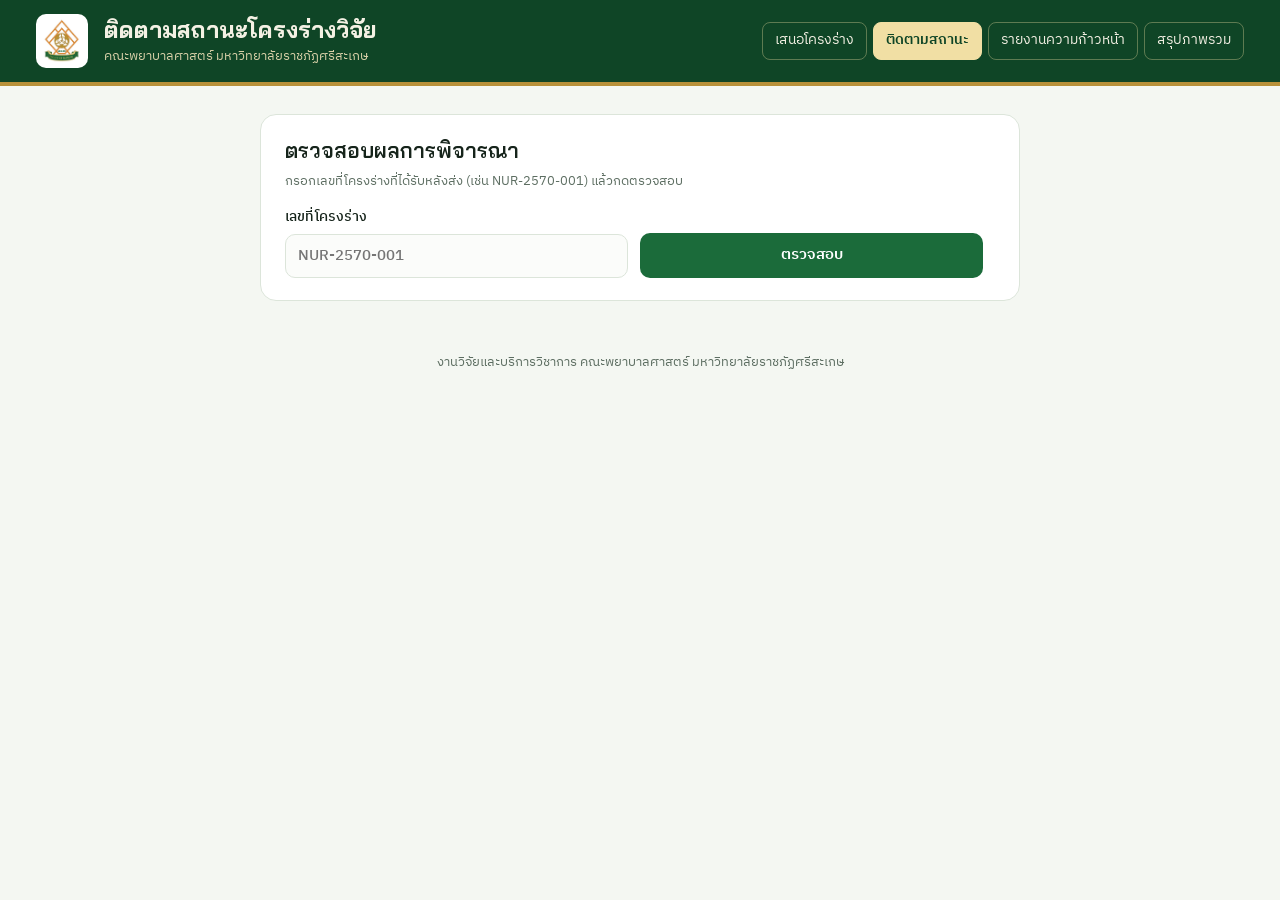
<file: track.html>
<!doctype html>
<html lang="th">
<head>
<meta charset="utf-8">
<meta name="viewport" content="width=device-width, initial-scale=1, viewport-fit=cover">
<title>ติดตามสถานะโครงร่างวิจัย | คณะพยาบาลศาสตร์ มรภ.ศรีสะเกษ</title>
<link rel="icon" href="logo.jpg">
<link rel="stylesheet" href="https://fonts.googleapis.com/css2?family=Bai+Jamjuree:wght@500;600;700&family=IBM+Plex+Sans+Thai:wght@400;500;600&display=swap">
<link rel="stylesheet" href="common.css">
<style>
.main{max-width:760px;margin:0 auto;padding-block:28px 10px;display:flex;flex-direction:column;gap:18px}
.lookup{padding:22px 24px;display:grid;grid-template-columns:1fr 1fr auto;gap:12px;align-items:end}
.lookup h2{grid-column:1/-1;font-size:21px}
.lookup p{grid-column:1/-1;margin:-6px 0 4px}
@media (max-width:640px){.lookup{grid-template-columns:1fr;padding:18px 16px}}
.result{padding:22px 24px}
@media (max-width:640px){.result{padding:18px 16px}}
.r-head{display:flex;gap:12px;align-items:flex-start;justify-content:space-between;flex-wrap:wrap}
.r-ref{font-family:var(--f-display);color:var(--orange);font-weight:600;letter-spacing:.03em}
.r-title{font-size:19px;margin-top:2px}
.meta{display:grid;grid-template-columns:repeat(3,minmax(0,1fr));gap:10px;margin:18px 0}
.meta div{background:var(--soft);border-radius:10px;padding:10px 12px;font-size:13px;color:var(--muted);min-width:0}
.meta b{display:block;color:var(--ink);font-size:15px;font-weight:600;font-variant-numeric:tabular-nums;overflow-wrap:anywhere}
@media (max-width:560px){.meta{grid-template-columns:1fr}}
.track{display:grid;grid-template-columns:repeat(4,1fr);gap:0;margin:8px 0 20px;position:relative}
.track .st{text-align:center;font-size:12.5px;color:var(--muted);position:relative;padding-top:30px}
.track .st::before{content:"";position:absolute;top:8px;left:50%;width:18px;height:18px;margin-left:-9px;border-radius:50%;background:var(--paper);border:2px solid var(--line);z-index:1}
.track .st::after{content:"";position:absolute;top:16px;left:-50%;width:100%;height:2px;background:var(--line)}
.track .st:first-child::after{display:none}
.track .st.on{color:var(--ink);font-weight:600}
.track .st.on::before{background:var(--green);border-color:var(--green)}
.track .st.on::after{background:var(--green)}
.track .st.end-fix::before{background:var(--s-fix);border-color:var(--s-fix)}
.track .st.end-fail::before{background:var(--s-fail);border-color:var(--s-fail)}
.light{display:flex;gap:12px;align-items:center;padding:12px 14px;border-radius:12px;margin:0 0 16px;font-size:14.5px;border:1px solid var(--line);background:var(--field)}
.light .lamp{width:22px;height:22px;border-radius:50%;flex:none;background:#C9D2CB;box-shadow:inset 0 -2px 4px rgba(0,0,0,.15)}
.light.on{border-color:color-mix(in srgb,var(--ok) 40%,var(--line));background:color-mix(in srgb,var(--ok) 9%,var(--paper))}
.light.on .lamp{background:#22B35E;box-shadow:0 0 0 4px color-mix(in srgb,#22B35E 25%,transparent),0 0 14px #22B35E}
.light small{display:block;color:var(--muted);font-size:12.5px}
.prog{margin-top:20px;padding-top:16px;border-top:1px solid var(--line)}
.prog .bar{height:12px;border-radius:99px;background:var(--soft);overflow:hidden;margin:8px 0}
.prog .bar i{display:block;height:100%;background:var(--green);border-radius:99px}
.prog ul{list-style:none;margin:10px 0 14px;padding:0;display:flex;flex-direction:column;gap:6px;font-size:14px}
.prog li{display:flex;gap:10px;flex-wrap:wrap;align-items:center}
.note{border-left:3px solid var(--gold);background:color-mix(in srgb,var(--gold) 10%,var(--paper));padding:12px 14px;border-radius:0 10px 10px 0;margin-bottom:18px;white-space:pre-wrap}
.hist{list-style:none;margin:0;padding:0;display:flex;flex-direction:column;gap:10px}
.hist li{display:grid;grid-template-columns:150px 1fr;gap:12px;font-size:14px}
.hist time{color:var(--muted);font-size:13px;font-variant-numeric:tabular-nums}
@media (max-width:560px){.hist li{grid-template-columns:1fr;gap:2px}}
.editbox{margin-top:18px;display:flex;gap:14px;align-items:center;justify-content:space-between;flex-wrap:wrap;padding:14px 16px;border:1px solid var(--line);border-radius:12px;background:#f7faf7}
.editbox>div{display:flex;flex-direction:column;gap:2px;flex:1;min-width:220px}.editbox.hot{background:#fff6e6;border-color:#f0d49a}
.btn-o{background:var(--orange,#E07B1F);color:#fff;border-color:transparent}.btn-o:hover{filter:brightness(.95)}
</style>
</head>
<body>
<header class="crest">
  <div class="wrap">
    <img src="logo.jpg" alt="ตราคณะพยาบาลศาสตร์ มหาวิทยาลัยราชภัฏศรีสะเกษ">
    <div><h1>ติดตามสถานะโครงร่างวิจัย</h1><p>คณะพยาบาลศาสตร์ มหาวิทยาลัยราชภัฏศรีสะเกษ</p></div>
    <nav class="topnav" aria-label="เมนูหลัก"><a href="./">เสนอโครงร่าง</a><a href="track.html" aria-current="page">ติดตามสถานะ</a><a href="progress.html">รายงานความก้าวหน้า</a><a href="dashboard.html">สรุปภาพรวม</a></nav>
  </div>
</header>

<div class="wrap">
  <main class="main">
    <form class="card lookup" id="f">
      <h2>ตรวจสอบผลการพิจารณา</h2>
      <p class="hint">กรอกเลขที่โครงร่างที่ได้รับหลังส่ง (เช่น NUR-2570-001) แล้วกดตรวจสอบ</p>
      <label class="f">เลขที่โครงร่าง<input type="text" id="ref" autocomplete="off" placeholder="NUR-2570-001" required></label>
      <button class="btn btn-p" id="go" type="submit">ตรวจสอบ</button>
    </form>
    <div id="out" aria-live="polite"></div>
  </main>
  <footer>งานวิจัยและบริการวิชาการ คณะพยาบาลศาสตร์ มหาวิทยาลัยราชภัฏศรีสะเกษ</footer>
</div>

<script src="config.js"></script>
<script>
const $=s=>document.querySelector(s);
const API_URL=((window.APP_CONFIG||{}).API_URL||'').trim();
const LIVE=/^https:\/\/script\.google\.com\/macros\/s\/.+\/exec$/.test(API_URL);
const esc=v=>String(v??'').replace(/[&<>"]/g,c=>({'&':'&amp;','<':'&lt;','>':'&gt;','"':'&quot;'}[c]));
const fmtDate=s=>{if(!s)return'—';const d=new Date(s);return isNaN(d)?esc(s):d.toLocaleString('th-TH',{dateStyle:'medium',timeStyle:'short'})};
async function api(action,data){
  const r=await fetch(API_URL,{method:'POST',headers:{'Content-Type':'text/plain;charset=utf-8'},body:JSON.stringify({action,data:data||{}})});
  const j=await r.json(); if(!j.ok) throw new Error(j.error||'เกิดข้อผิดพลาด'); return j.result;
}
const SAMPLE={ref:'NUR-2570-001',submitted:'2026-11-03T02:10:00Z',status:'ให้แก้ไข',fy:'2570',title:'(ตัวอย่าง) ผลของโปรแกรมส่งเสริมการรับรู้ความสามารถของตนเองต่อพฤติกรรมการดูแลผู้สูงอายุติดเตียงของ อสม.',lead:'อาจารย์ (ตัวอย่าง) สมใจ ใจดี',total:19500,note:'กรุณาเพิ่มรายละเอียดการคำนวณขนาดกลุ่มตัวอย่าง และแนบแบบสอบถามฉบับสมบูรณ์',updated:'2026-11-04T07:30:00Z',ack:'2026-11-03T04:00:00Z',progress:[],history:[{status:'รอพิจารณา',note:'ได้รับโครงร่าง',at:'2026-11-03T02:10:00Z'},{status:'กำลังพิจารณา',note:'ส่งผู้ทรงคุณวุฒิ',at:'2026-11-03T09:00:00Z'},{status:'ให้แก้ไข',note:'กรุณาเพิ่มรายละเอียดการคำนวณขนาดกลุ่มตัวอย่าง และแนบแบบสอบถามฉบับสมบูรณ์',at:'2026-11-04T07:30:00Z'}]};
function render(r){
  const st=r.status, idx={'รอพิจารณา':0,'กำลังพิจารณา':1}[st]??2;
  const endCls=st==='ให้แก้ไข'?'end-fix':st==='ไม่ผ่านการพิจารณา'?'end-fail':'';
  const endLabel=idx===2?st:'ผลการพิจารณา';
  $('#out').innerHTML=`<section class="card result">
    <div class="r-head"><div><div class="r-ref">${esc(r.ref)}</div><h3 class="r-title">${esc(r.title)}</h3></div><span class="pill s-${esc(st)}">${esc(st)}</span></div>
    <div class="meta"><div>หัวหน้าโครงการ<b>${esc(r.lead)}</b></div><div>วันที่ส่ง<b>${fmtDate(r.submitted)}</b></div><div>งบประมาณที่เสนอ<b>${Number(r.total||0).toLocaleString('th-TH')} บาท</b></div></div>
    <div class="light ${r.ack?'on':''}"><span class="lamp" aria-hidden="true"></span><div>${r.ack?`<b>คณะได้รับโครงร่างของท่านแล้ว</b><small>ตรวจรับเมื่อ ${fmtDate(r.ack)}</small>`:`<b>รอคณะตรวจรับโครงร่าง</b><small>ไฟจะเป็นสีเขียวเมื่องานวิจัยคณะกดรับโครงร่างของท่าน</small>`}</div></div>
    <div class="track" aria-label="ขั้นตอนการพิจารณา">
      <div class="st on">ส่งโครงร่าง</div><div class="st ${r.ack||idx>=1?'on':''}">คณะรับโครงร่าง</div><div class="st ${idx>=1?'on':''}">กำลังพิจารณา</div><div class="st ${idx>=2?'on '+endCls:''}">${esc(endLabel)}</div>
    </div>
    ${r.note?`<div class="note"><b>ความเห็นผู้พิจารณา</b>\n${esc(r.note)}</div>`:''}
    <h3 style="font-size:16px;margin-bottom:10px">ประวัติการดำเนินการ</h3>
    <ol class="hist">${(r.history||[]).slice().reverse().map(h=>`<li><time>${fmtDate(h.at)}</time><div><span class="pill s-${esc(h.status)}">${esc(h.status)}</span>${h.note?` <span class="hint">${esc(h.note)}</span>`:''}</div></li>`).join('')||'<li class="hint">ยังไม่มีประวัติ</li>'}</ol>
    ${st==='ผ่านการพิจารณา'?progressBlock(r):''}
    <div class="editbox${st==='ให้แก้ไข'?' hot':''}"><div><b>${st==='ให้แก้ไข'?'แก้ไขโครงร่างตามความเห็นผู้พิจารณา':'ต้องการแก้ไขข้อมูลโครงร่าง?'}</b><span class="hint">${st==='ให้แก้ไข'?'เปิดข้อมูลเดิมมาแก้ไข แล้วกดบันทึก ระบบส่งฉบับแก้ไขให้คณะทันที':'เปิดข้อมูลเดิมมาแก้ไขได้ทุกส่วน แล้วกดบันทึกได้ทันที'} (ใช้อีเมลหัวหน้าโครงการยืนยัน)</span></div><a class="btn ${st==='ให้แก้ไข'?'btn-o':'btn-g'}" href="./?edit=${encodeURIComponent(r.ref)}">✏️ แก้ไขโครงร่าง</a></div>
  </section>`;
}
function progressBlock(r){
  const L=r.progress||[], last=L[L.length-1];
  const thM=k=>{const m=/^(\d{4})-(\d{2})/.exec(k||'');return m?new Date(+m[1],+m[2]-1,1).toLocaleDateString('th-TH',{month:'long',year:'numeric'}):esc(k)};
  return `<div class="prog"><h3 style="font-size:16px">ความก้าวหน้าการวิจัย</h3>
    ${last?`<div class="bar"><i style="width:${last.percent}%"></i></div><p class="hint" style="margin:0">ล่าสุด ${last.percent}% · รายงานแล้ว ${L.length} เดือน</p>
    <ul>${L.slice().reverse().slice(0,6).map(p=>`<li><b>${thM(p.month)}</b><span>${p.percent}%</span><span class="hint">${p.rating?'ผลติดตาม: '+esc(p.rating):'รอผู้ติดตามประเมิน'}</span></li>`).join('')}</ul>`:'<p class="hint">ยังไม่มีรายงานความก้าวหน้า กรุณารายงานผลการดำเนินงานทุกเดือน</p>'}
    <a class="btn btn-p" href="progress.html?ref=${encodeURIComponent(r.ref)}">รายงานความก้าวหน้าประจำเดือน →</a></div>`;
}
$('#f').addEventListener('submit',async e=>{
  e.preventDefault();
  const ref=$('#ref').value.trim().toUpperCase().replace(/\s+/g,'');
  if(!ref){$('#out').innerHTML='<div class="err">กรุณากรอกเลขที่โครงร่าง</div>';return}
  if(!LIVE){render(Object.assign({},SAMPLE,{ref:ref.toUpperCase()}));$('#out').insertAdjacentHTML('afterbegin','<p class="mode">โหมดทดลอง: แสดงข้อมูลตัวอย่าง</p>');return}
  const b=$('#go'); b.disabled=true; b.textContent='กำลังตรวจสอบ…';
  try{render(await api('status',{ref}))}
  catch(err){$('#out').innerHTML=`<div class="err">${esc(err.message)}</div>`}
  finally{b.disabled=false;b.textContent='ตรวจสอบ'}
});
const q=new URLSearchParams(location.search); if(q.get('ref')){$('#ref').value=q.get('ref'); if(LIVE) $('#f').requestSubmit()}
</script>
</body>
</html>
</file>
<file: common.css>
/* Shared look for track.html and admin.html — same tokens as index.html */
:root{
  --green:#1B6B3A; --green-deep:#0F4526; --orange:#E3832B; --gold:#B8913A; --ribbon:#F1DFA4;
  --bg:#F4F7F2; --paper:#FFFFFF; --ink:#16241B; --muted:#5D6E62; --line:#DCE5DA; --soft:#EAF1E7;
  --field:#FBFCFA; --danger:#B4332B; --ok:#1E7A45; --info:#2F6FA3; --warn:#A86A12;
  --s-wait:#8A6D1E; --s-review:#2F6FA3; --s-fix:#C46A12; --s-pass:#1E7A45; --s-fail:#B4332B;
  --f-display:"Bai Jamjuree","IBM Plex Sans Thai",system-ui,sans-serif;
  --f-body:"IBM Plex Sans Thai","Noto Sans Thai",system-ui,sans-serif;
  --r:12px;
}
@media (prefers-color-scheme:dark){:root:not([data-theme="light"]){
  --green:#4FB477; --green-deep:#0B2A18; --orange:#F09A4A; --gold:#D6B465; --ribbon:#5A4A1F;
  --bg:#0E1611; --paper:#152019; --ink:#E5EEE6; --muted:#9DB0A2; --line:#2A3A2F; --soft:#1B2B21;
  --field:#111B15; --danger:#F07A70; --ok:#5CCB8A; --info:#7DB4E0; --warn:#E0A84C;
  --s-wait:#D9BC63; --s-review:#7DB4E0; --s-fix:#F0A24E; --s-pass:#5CCB8A; --s-fail:#F07A70; color-scheme:dark}}
:root[data-theme="dark"]{
  --green:#4FB477; --green-deep:#0B2A18; --orange:#F09A4A; --gold:#D6B465; --ribbon:#5A4A1F;
  --bg:#0E1611; --paper:#152019; --ink:#E5EEE6; --muted:#9DB0A2; --line:#2A3A2F; --soft:#1B2B21;
  --field:#111B15; --danger:#F07A70; --ok:#5CCB8A; --info:#7DB4E0; --warn:#E0A84C;
  --s-wait:#D9BC63; --s-review:#7DB4E0; --s-fix:#F0A24E; --s-pass:#5CCB8A; --s-fail:#F07A70; color-scheme:dark}
*{box-sizing:border-box}
[hidden]{display:none!important}
body{background:var(--bg);color:var(--ink);font-family:var(--f-body);font-size:15px;line-height:1.6;margin:0}
.wrap{max-width:1240px;margin:0 auto;padding-left:max(16px,env(safe-area-inset-left,0px));padding-right:max(16px,env(safe-area-inset-right,0px))}
.crest{background:#0F4526;color:#F4F1E4;border-bottom:4px solid var(--gold)}
.crest .wrap{display:flex;align-items:center;gap:16px;padding-block:14px}
.crest img{width:52px;height:auto;background:#fff;border-radius:10px;padding:4px;flex:none}
.crest h1{font-family:var(--f-display);font-weight:700;font-size:clamp(18px,2.4vw,23px);line-height:1.3;margin:0}
.crest p{margin:1px 0 0;font-size:13px;color:#D8D0A8}
.topnav{margin-left:auto;display:flex;gap:6px;flex-wrap:wrap}
.topnav a,.topnav button{font:inherit;color:#F4F1E4;text-decoration:none;font-size:13.5px;padding:7px 12px;border-radius:8px;border:1px solid rgba(241,223,164,.35);background:transparent;cursor:pointer}
.topnav a:hover,.topnav button:hover{background:rgba(255,255,255,.08)}
.topnav a[aria-current]{background:#F1DFA4;color:#0F4526;border-color:#F1DFA4;font-weight:600}
@media (max-width:620px){.crest .wrap{flex-wrap:wrap}.topnav{margin-left:0;width:100%}}
h2,h3{font-family:var(--f-display);font-weight:600;line-height:1.3;margin:0;text-wrap:balance}
.card{background:var(--paper);border:1px solid var(--line);border-radius:16px}
label.f{display:flex;flex-direction:column;gap:5px;font-size:13.5px;font-weight:500;min-width:0}
input[type=text],input[type=email],input[type=password],input[type=search],select,textarea{
  font:inherit;font-size:15px;color:var(--ink);background:var(--field);border:1.5px solid var(--line);border-radius:10px;padding:9px 12px;width:100%;min-width:0}
textarea{min-height:90px;resize:vertical}
input:focus,select:focus,textarea:focus{outline:none;border-color:var(--green);box-shadow:0 0 0 3px color-mix(in srgb,var(--green) 18%,transparent)}
.btn{font:inherit;font-size:14.5px;font-weight:600;border-radius:10px;padding:10px 18px;cursor:pointer;border:1.5px solid transparent;display:inline-flex;align-items:center;gap:8px;text-decoration:none;justify-content:center}
.btn:focus-visible{outline:2px solid var(--orange);outline-offset:2px}
.btn:disabled{opacity:.55;cursor:default}
.btn-p{background:var(--green);color:#fff}
.btn-p:hover:not(:disabled){background:var(--green-deep)}
.btn-g{background:transparent;border-color:var(--line);color:var(--ink)}
.btn-g:hover{background:var(--soft)}
.btn-s{padding:6px 12px;font-size:13px}
.hint{color:var(--muted);font-size:13px}
.pill{display:inline-flex;align-items:center;gap:6px;font-size:12.5px;font-weight:600;padding:3px 10px 3px 8px;border-radius:99px;white-space:nowrap;
  color:var(--c,var(--muted));background:color-mix(in srgb,var(--c,var(--muted)) 13%,var(--paper));border:1px solid color-mix(in srgb,var(--c,var(--muted)) 30%,transparent)}
.pill::before{content:"";width:7px;height:7px;border-radius:50%;background:currentColor}
.s-รอพิจารณา{--c:var(--s-wait)} .s-กำลังพิจารณา{--c:var(--s-review)} .s-ให้แก้ไข{--c:var(--s-fix)}
.s-ผ่านการพิจารณา{--c:var(--s-pass)} .s-ไม่ผ่านการพิจารณา{--c:var(--s-fail)}
.err{background:color-mix(in srgb,var(--danger) 10%,var(--paper));border:1px solid color-mix(in srgb,var(--danger) 35%,var(--line));border-radius:var(--r);padding:10px 14px;font-size:14px}
.toast{position:fixed;left:50%;bottom:calc(20px + env(safe-area-inset-bottom,0px));transform:translateX(-50%) translateY(140px);background:var(--ink);color:var(--paper);padding:10px 18px;border-radius:10px;font-size:14px;transition:transform .3s;z-index:50;max-width:calc(100% - 32px)}
.toast.on{transform:translateX(-50%) translateY(0)}
.mode{font-size:13px;padding:8px 14px;border-radius:10px;background:var(--soft);border:1px dashed var(--gold);color:var(--muted)}
footer{text-align:center;font-size:12.5px;color:var(--muted);padding-block:24px 30px}
@media (prefers-reduced-motion:reduce){*{transition:none!important;animation:none!important}}
</file>
